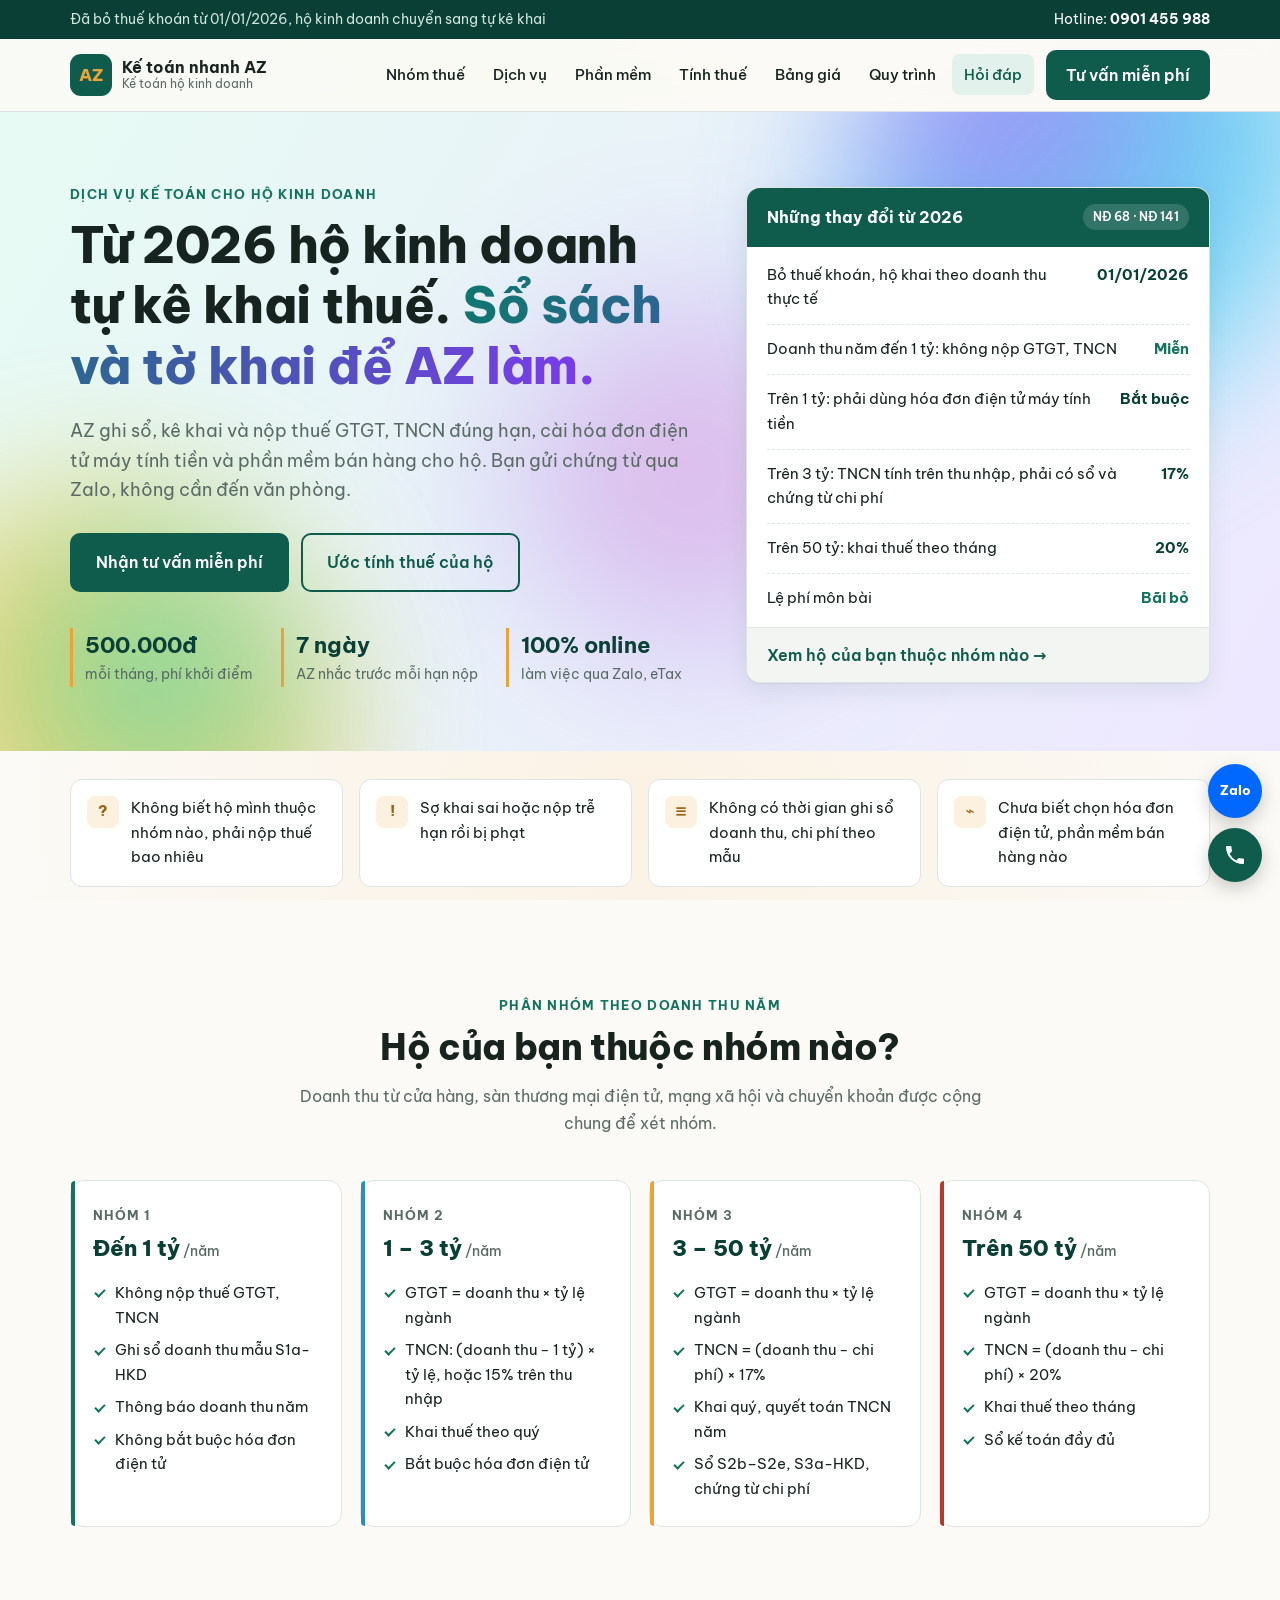
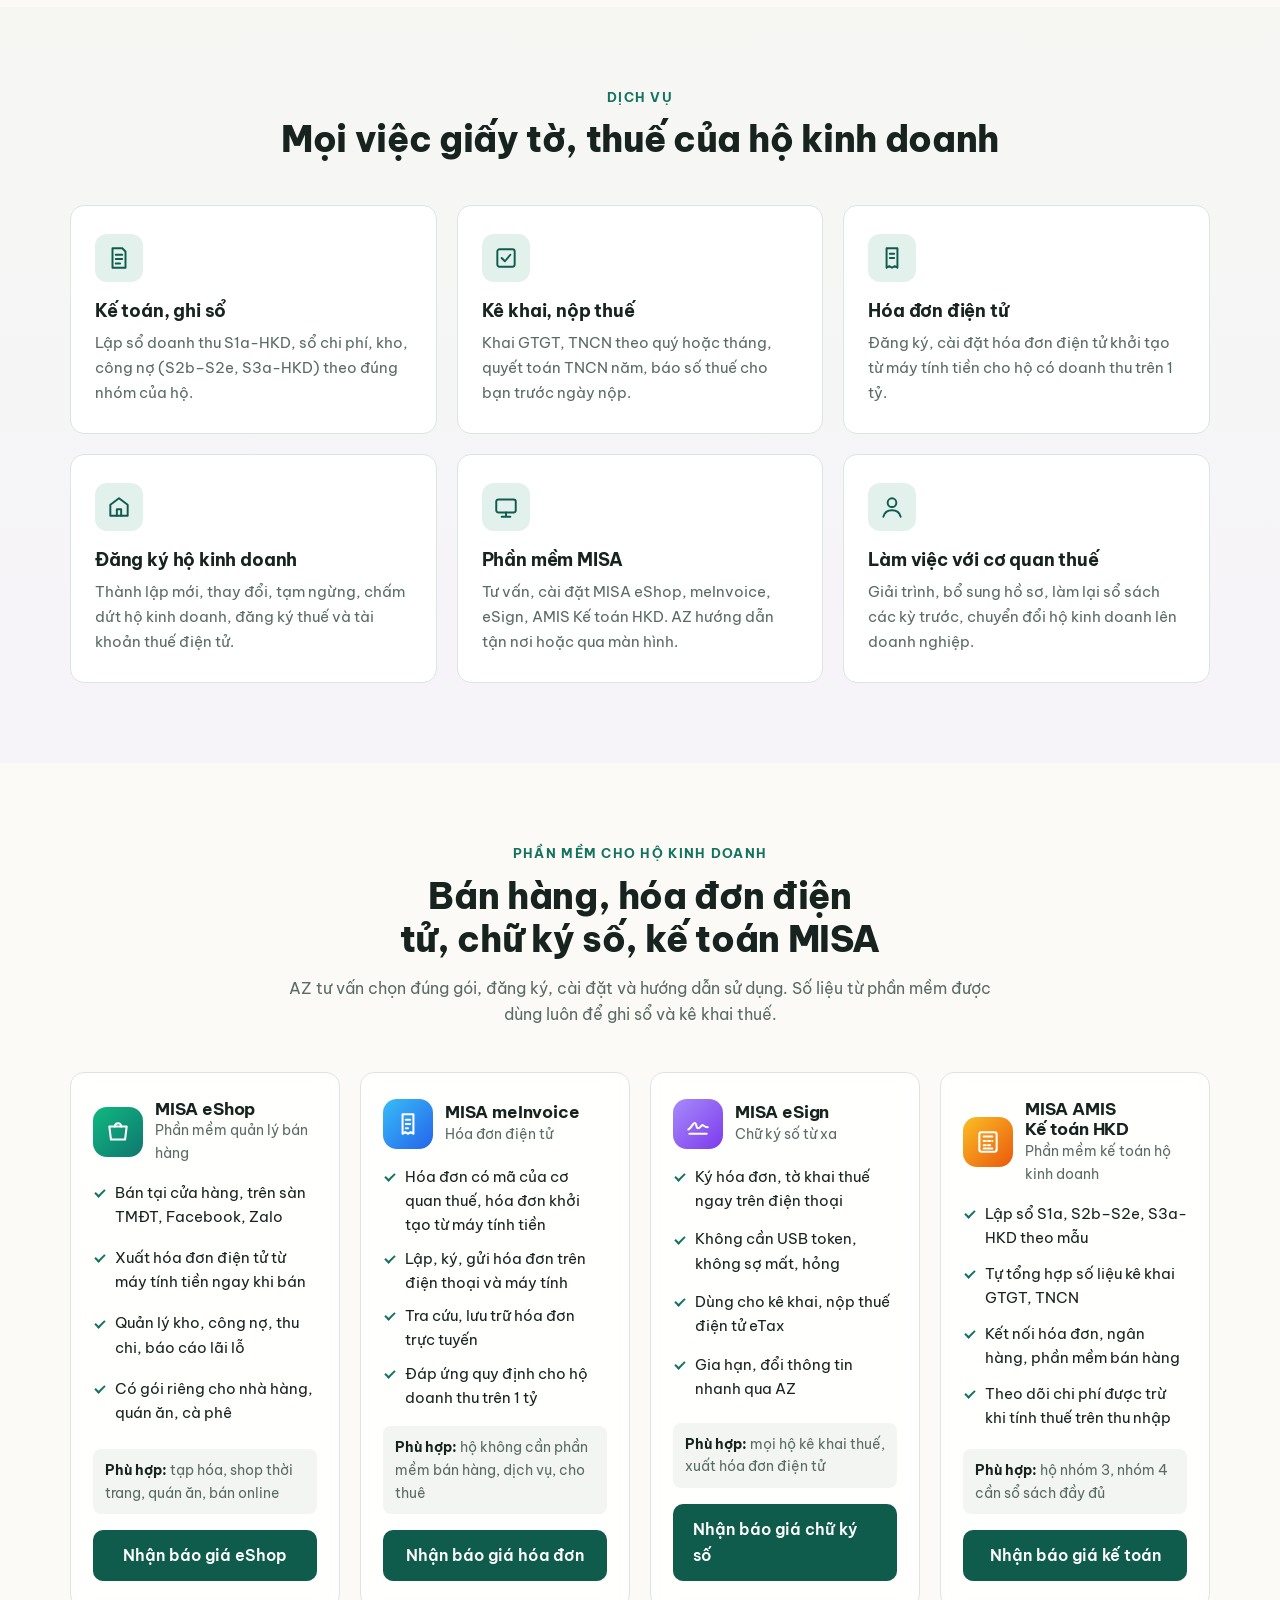
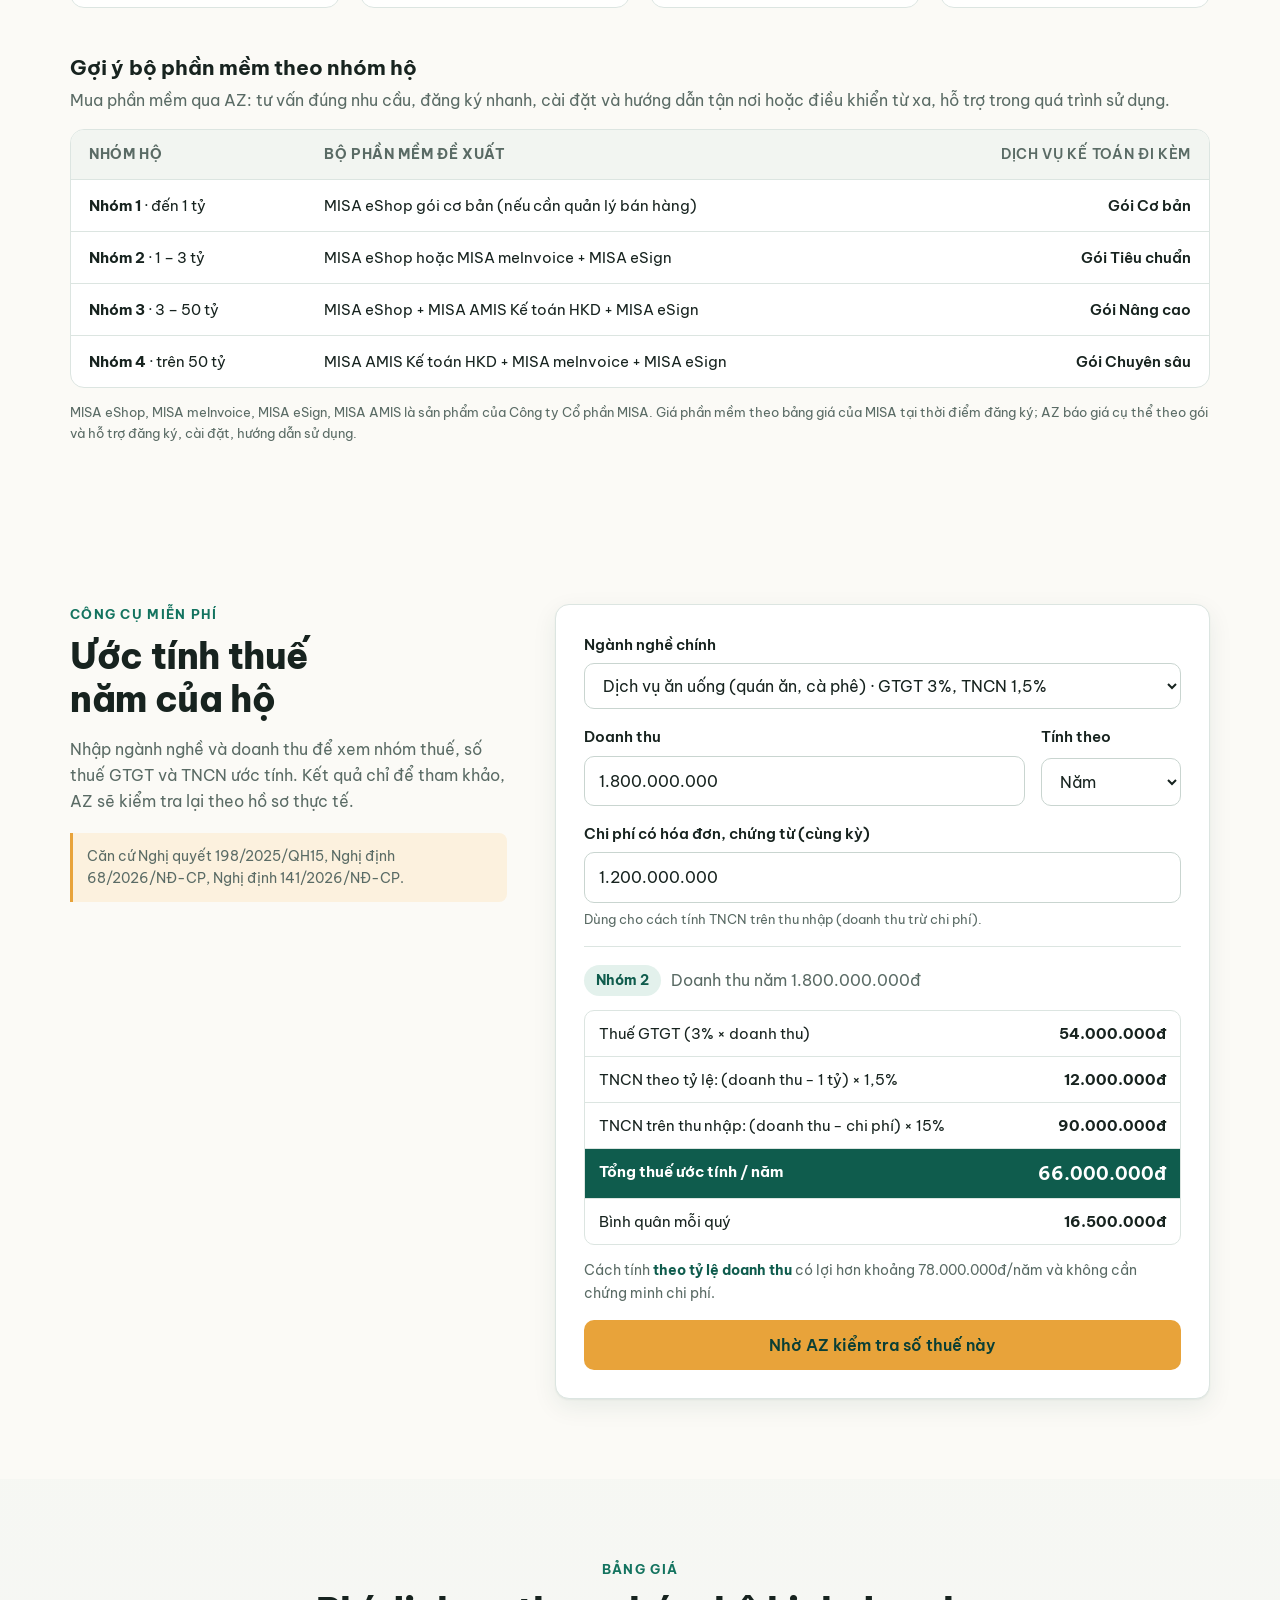
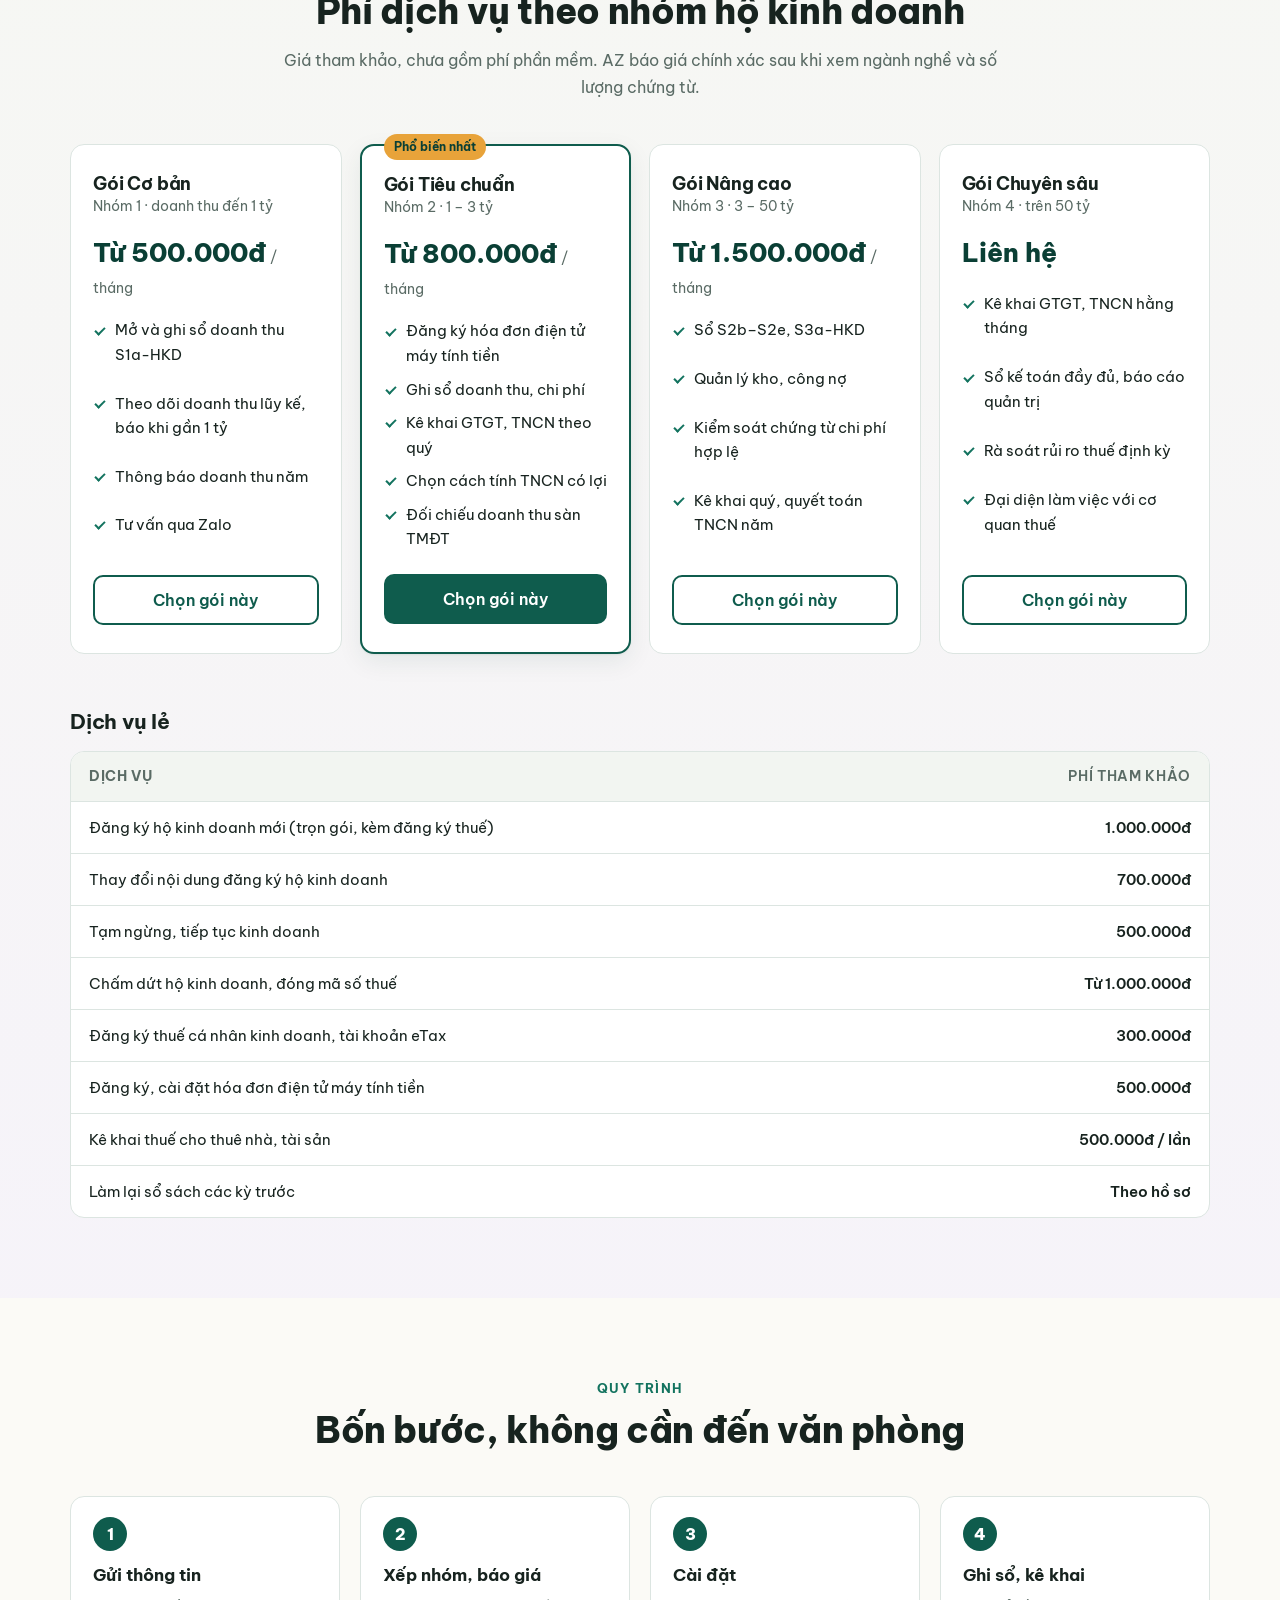
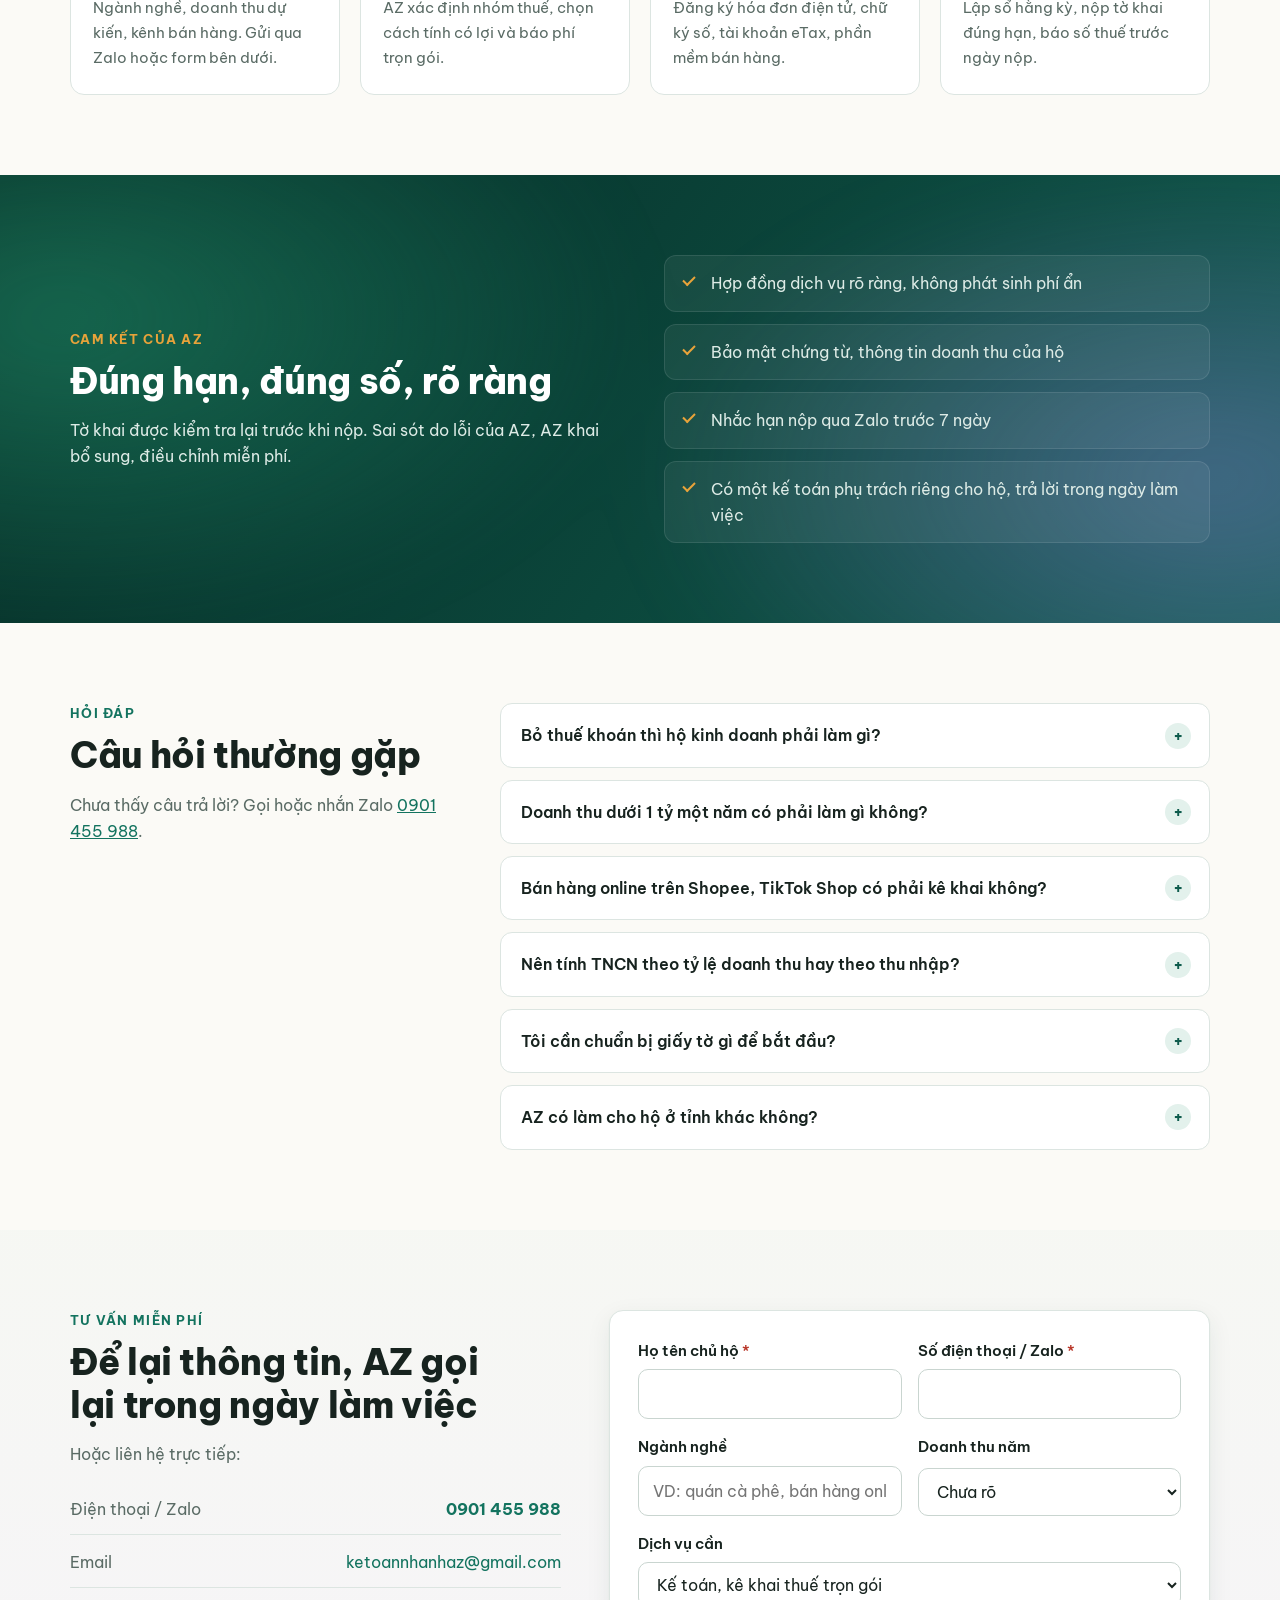
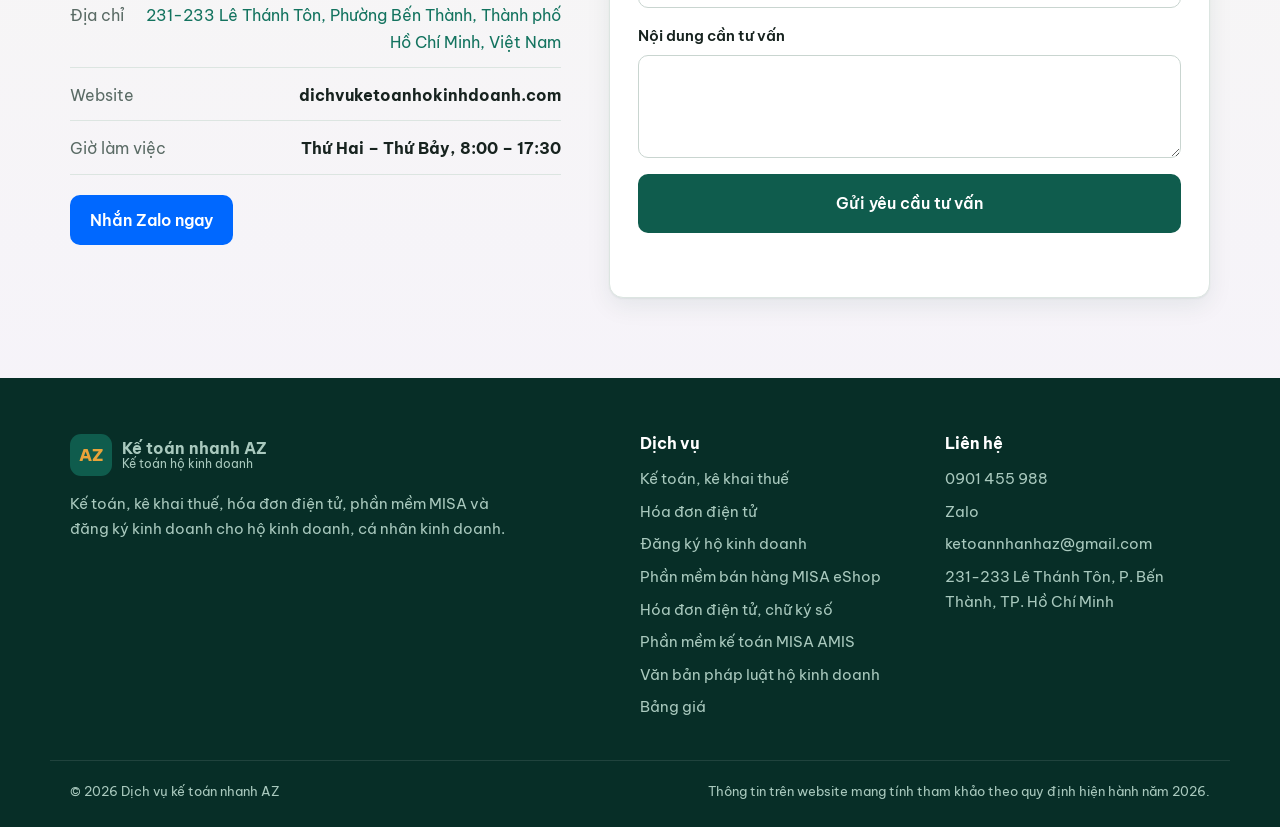
<file: docs/index.html>
<!DOCTYPE html>
<html lang="vi">
<head>
  <meta charset="utf-8">
  <meta name="viewport" content="width=device-width, initial-scale=1">
  <title>Dịch vụ kế toán hộ kinh doanh | Kế toán nhanh AZ</title>
  <meta name="description" content="Dịch vụ kế toán, kê khai thuế hộ kinh doanh 2026. Tư vấn, cài đặt phần mềm bán hàng MISA eShop, hóa đơn điện tử meInvoice, chữ ký số eSign, kế toán AMIS. Gọi/Zalo 0901 455 988.">
  <meta name="keywords" content="kế toán hộ kinh doanh, kê khai thuế hộ kinh doanh, MISA eShop, phần mềm bán hàng, hóa đơn điện tử máy tính tiền, MISA meInvoice, chữ ký số MISA eSign, MISA AMIS kế toán hộ kinh doanh">
  <link rel="canonical" href="https://dichvuketoanhokinhdoanh.com/">
  <meta property="og:type" content="website">
  <meta property="og:title" content="Kế toán hộ kinh doanh trọn gói | Kế toán nhanh AZ">
  <meta property="og:description" content="Hộ kinh doanh tự kê khai thuế từ 2026. AZ lo sổ sách, tờ khai, hóa đơn điện tử. Phí từ 500.000đ/tháng.">
  <meta property="og:url" content="https://dichvuketoanhokinhdoanh.com/">
  <meta name="theme-color" content="#0F5C4D">
  <link rel="icon" href="img/favicon.svg" type="image/svg+xml">
  <link rel="preconnect" href="https://fonts.googleapis.com">
  <link rel="preconnect" href="https://fonts.gstatic.com" crossorigin>
  <link rel="stylesheet" href="https://fonts.googleapis.com/css2?family=Be+Vietnam+Pro:wght@400;500;600;700;800&display=swap">
  <link rel="stylesheet" href="css/style.css">
  <script type="application/ld+json">
  {
    "@context": "https://schema.org",
    "@type": "AccountingService",
    "name": "Dịch vụ kế toán nhanh AZ",
    "url": "https://dichvuketoanhokinhdoanh.com/",
    "telephone": "+84901455988",
    "areaServed": "VN",
    "address": {
      "@type": "PostalAddress",
      "streetAddress": "231-233 Lê Thánh Tôn",
      "addressLocality": "Phường Bến Thành",
      "addressRegion": "Thành phố Hồ Chí Minh",
      "addressCountry": "VN"
    },
    "priceRange": "Từ 500.000đ/tháng",
    "description": "Kế toán, kê khai thuế, hóa đơn điện tử và đăng ký kinh doanh cho hộ kinh doanh."
  }
  </script>
</head>
<body>

<a class="skip" href="#main">Bỏ qua điều hướng</a>

<div class="topbar">
  <div class="container topbar__in">
    <span>Đã bỏ thuế khoán từ 01/01/2026, hộ kinh doanh chuyển sang tự kê khai</span>
    <a href="tel:0901455988" class="topbar__phone">Hotline: <b>0901 455 988</b></a>
  </div>
</div>

<header class="header" id="top">
  <div class="container header__in">
    <a href="#top" class="logo" aria-label="Kế toán nhanh AZ, về đầu trang">
      <span class="logo__mark">AZ</span>
      <span class="logo__text"><b>Kế toán nhanh AZ</b><small>Kế toán hộ kinh doanh</small></span>
    </a>
    <nav class="nav" id="nav" aria-label="Điều hướng chính">
      <a href="#nhom-ho">Nhóm thuế</a>
      <a href="#dich-vu">Dịch vụ</a>
      <a href="#phan-mem">Phần mềm</a>
      <a href="#tinh-thue">Tính thuế</a>
      <a href="#bang-gia">Bảng giá</a>
      <a href="#quy-trinh">Quy trình</a>
      <a href="#hoi-dap">Hỏi đáp</a>
      <a href="#lien-he" class="btn btn--primary nav__cta">Tư vấn miễn phí</a>
    </nav>
    <button class="menu-btn" id="menuBtn" aria-label="Mở menu" aria-expanded="false" aria-controls="nav">
      <span></span><span></span><span></span>
    </button>
  </div>
</header>

<main id="main">

  <!-- HERO -->
  <section class="hero">
    <div class="container hero__grid">
      <div class="hero__copy">
        <p class="eyebrow">Dịch vụ kế toán cho hộ kinh doanh</p>
        <h1>Từ 2026 hộ kinh doanh tự kê khai thuế. <span class="hl">Sổ sách và tờ khai để AZ làm.</span></h1>
        <p class="lead">AZ ghi sổ, kê khai và nộp thuế GTGT, TNCN đúng hạn, cài hóa đơn điện tử máy tính tiền và phần mềm bán hàng cho hộ. Bạn gửi chứng từ qua Zalo, không cần đến văn phòng.</p>
        <div class="hero__actions">
          <a href="#lien-he" class="btn btn--primary btn--lg">Nhận tư vấn miễn phí</a>
          <a href="#tinh-thue" class="btn btn--ghost btn--lg">Ước tính thuế của hộ</a>
        </div>
        <ul class="hero__facts">
          <li><b>500.000đ</b><span>mỗi tháng, phí khởi điểm</span></li>
          <li><b>7 ngày</b><span>AZ nhắc trước mỗi hạn nộp</span></li>
          <li><b>100% online</b><span>làm việc qua Zalo, eTax</span></li>
        </ul>
      </div>

      <aside class="hero__card" aria-label="Thay đổi chính sách thuế 2026">
        <div class="ledger__head">
          <span>Những thay đổi từ 2026</span>
          <span class="pill">NĐ 68 · NĐ 141</span>
        </div>
        <ul class="ledger">
          <li><span>Bỏ thuế khoán, hộ khai theo doanh thu thực tế</span><b>01/01/2026</b></li>
          <li><span>Doanh thu năm đến 1 tỷ: không nộp GTGT, TNCN</span><b class="ok">Miễn</b></li>
          <li><span>Trên 1 tỷ: phải dùng hóa đơn điện tử máy tính tiền</span><b>Bắt buộc</b></li>
          <li><span>Trên 3 tỷ: TNCN tính trên thu nhập, phải có sổ và chứng từ chi phí</span><b>17%</b></li>
          <li><span>Trên 50 tỷ: khai thuế theo tháng</span><b>20%</b></li>
          <li><span>Lệ phí môn bài</span><b class="ok">Bãi bỏ</b></li>
        </ul>
        <a href="#nhom-ho" class="hero__card-link">Xem hộ của bạn thuộc nhóm nào →</a>
      </aside>
    </div>
  </section>

  <!-- PAIN POINTS -->
  <section class="section section--tight">
    <div class="container">
      <div class="pains">
        <div class="pain"><span class="pain__ic" aria-hidden="true">?</span><p>Không biết hộ mình thuộc nhóm nào, phải nộp thuế bao nhiêu</p></div>
        <div class="pain"><span class="pain__ic" aria-hidden="true">!</span><p>Sợ khai sai hoặc nộp trễ hạn rồi bị phạt</p></div>
        <div class="pain"><span class="pain__ic" aria-hidden="true">≡</span><p>Không có thời gian ghi sổ doanh thu, chi phí theo mẫu</p></div>
        <div class="pain"><span class="pain__ic" aria-hidden="true">⌁</span><p>Chưa biết chọn hóa đơn điện tử, phần mềm bán hàng nào</p></div>
      </div>
    </div>
  </section>

  <!-- NHÓM HỘ -->
  <section class="section" id="nhom-ho">
    <div class="container">
      <div class="section__head">
        <p class="eyebrow">Phân nhóm theo doanh thu năm</p>
        <h2>Hộ của bạn thuộc nhóm nào?</h2>
        <p class="muted">Doanh thu từ cửa hàng, sàn thương mại điện tử, mạng xã hội và chuyển khoản được cộng chung để xét nhóm.</p>
      </div>
      <div class="groups" id="groups"></div>
    </div>
  </section>

  <!-- DỊCH VỤ -->
  <section class="section section--alt" id="dich-vu">
    <div class="container">
      <div class="section__head">
        <p class="eyebrow">Dịch vụ</p>
        <h2>Mọi việc giấy tờ, thuế của hộ kinh doanh</h2>
      </div>
      <div class="services">
        <article class="service">
          <div class="service__ic" aria-hidden="true"><svg viewBox="0 0 24 24"><path d="M6 3h9l3 3v15H6z"/><path d="M9 9h6M9 13h6M9 17h4"/></svg></div>
          <h3>Kế toán, ghi sổ</h3>
          <p>Lập sổ doanh thu S1a-HKD, sổ chi phí, kho, công nợ (S2b–S2e, S3a-HKD) theo đúng nhóm của hộ.</p>
        </article>
        <article class="service">
          <div class="service__ic" aria-hidden="true"><svg viewBox="0 0 24 24"><rect x="4" y="4" width="16" height="16" rx="2"/><path d="M8 12l3 3 5-6"/></svg></div>
          <h3>Kê khai, nộp thuế</h3>
          <p>Khai GTGT, TNCN theo quý hoặc tháng, quyết toán TNCN năm, báo số thuế cho bạn trước ngày nộp.</p>
        </article>
        <article class="service">
          <div class="service__ic" aria-hidden="true"><svg viewBox="0 0 24 24"><path d="M7 3h10v18l-2.5-1.5L12 21l-2.5-1.5L7 21z"/><path d="M10 8h4M10 12h4"/></svg></div>
          <h3>Hóa đơn điện tử</h3>
          <p>Đăng ký, cài đặt hóa đơn điện tử khởi tạo từ máy tính tiền cho hộ có doanh thu trên 1 tỷ.</p>
        </article>
        <article class="service">
          <div class="service__ic" aria-hidden="true"><svg viewBox="0 0 24 24"><path d="M4 10l8-6 8 6v10H4z"/><path d="M10 20v-6h4v6"/></svg></div>
          <h3>Đăng ký hộ kinh doanh</h3>
          <p>Thành lập mới, thay đổi, tạm ngừng, chấm dứt hộ kinh doanh, đăng ký thuế và tài khoản thuế điện tử.</p>
        </article>
        <article class="service">
          <div class="service__ic" aria-hidden="true"><svg viewBox="0 0 24 24"><rect x="3" y="5" width="18" height="12" rx="2"/><path d="M8 21h8M12 17v4"/></svg></div>
          <h3>Phần mềm MISA</h3>
          <p>Tư vấn, cài đặt MISA eShop, meInvoice, eSign, AMIS Kế toán HKD. AZ hướng dẫn tận nơi hoặc qua màn hình.</p>
        </article>
        <article class="service">
          <div class="service__ic" aria-hidden="true"><svg viewBox="0 0 24 24"><circle cx="12" cy="8" r="4"/><path d="M4 21c1-4 4-6 8-6s7 2 8 6"/></svg></div>
          <h3>Làm việc với cơ quan thuế</h3>
          <p>Giải trình, bổ sung hồ sơ, làm lại sổ sách các kỳ trước, chuyển đổi hộ kinh doanh lên doanh nghiệp.</p>
        </article>
      </div>
    </div>
  </section>

  <!-- PHẦN MỀM MISA -->
  <section class="section" id="phan-mem">
    <div class="container">
      <div class="section__head">
        <p class="eyebrow">Phần mềm cho hộ kinh doanh</p>
        <h2>Bán hàng, hóa đơn điện tử, chữ ký số, kế toán MISA</h2>
        <p class="muted">AZ tư vấn chọn đúng gói, đăng ký, cài đặt và hướng dẫn sử dụng. Số liệu từ phần mềm được dùng luôn để ghi sổ và kê khai thuế.</p>
      </div>

      <div class="soft-grid">
        <article class="soft">
          <div class="soft__top">
            <span class="soft__logo soft__logo--shop" aria-hidden="true">
              <svg viewBox="0 0 24 24"><path d="M4 7h16l-1.5 12h-13z"/><path d="M9 7a3 3 0 016 0"/></svg>
            </span>
            <div><h3>MISA eShop</h3><p class="soft__sub">Phần mềm quản lý bán hàng</p></div>
          </div>
          <ul>
            <li>Bán tại cửa hàng, trên sàn TMĐT, Facebook, Zalo</li>
            <li>Xuất hóa đơn điện tử từ máy tính tiền ngay khi bán</li>
            <li>Quản lý kho, công nợ, thu chi, báo cáo lãi lỗ</li>
            <li>Có gói riêng cho nhà hàng, quán ăn, cà phê</li>
          </ul>
          <p class="soft__fit"><b>Phù hợp:</b> tạp hóa, shop thời trang, quán ăn, bán online</p>
          <a href="#lien-he" class="btn btn--primary" data-plan="MISA eShop" data-service="Phần mềm bán hàng MISA eShop">Nhận báo giá eShop</a>
        </article>

        <article class="soft">
          <div class="soft__top">
            <span class="soft__logo soft__logo--inv" aria-hidden="true">
              <svg viewBox="0 0 24 24"><path d="M7 3h10v18l-2.5-1.5L12 21l-2.5-1.5L7 21z"/><path d="M10 8h4M10 12h4M10 16h2"/></svg>
            </span>
            <div><h3>MISA meInvoice</h3><p class="soft__sub">Hóa đơn điện tử</p></div>
          </div>
          <ul>
            <li>Hóa đơn có mã của cơ quan thuế, hóa đơn khởi tạo từ máy tính tiền</li>
            <li>Lập, ký, gửi hóa đơn trên điện thoại và máy tính</li>
            <li>Tra cứu, lưu trữ hóa đơn trực tuyến</li>
            <li>Đáp ứng quy định cho hộ doanh thu trên 1 tỷ</li>
          </ul>
          <p class="soft__fit"><b>Phù hợp:</b> hộ không cần phần mềm bán hàng, dịch vụ, cho thuê</p>
          <a href="#lien-he" class="btn btn--primary" data-plan="MISA meInvoice" data-service="Hóa đơn điện tử MISA meInvoice">Nhận báo giá hóa đơn</a>
        </article>

        <article class="soft">
          <div class="soft__top">
            <span class="soft__logo soft__logo--sign" aria-hidden="true">
              <svg viewBox="0 0 24 24"><path d="M3 17c3-1 4-6 6-6s1 5 3 5 3-3 4-3 2 2 5 2"/><path d="M4 21h16"/></svg>
            </span>
            <div><h3>MISA eSign</h3><p class="soft__sub">Chữ ký số từ xa</p></div>
          </div>
          <ul>
            <li>Ký hóa đơn, tờ khai thuế ngay trên điện thoại</li>
            <li>Không cần USB token, không sợ mất, hỏng</li>
            <li>Dùng cho kê khai, nộp thuế điện tử eTax</li>
            <li>Gia hạn, đổi thông tin nhanh qua AZ</li>
          </ul>
          <p class="soft__fit"><b>Phù hợp:</b> mọi hộ kê khai thuế, xuất hóa đơn điện tử</p>
          <a href="#lien-he" class="btn btn--primary" data-plan="MISA eSign" data-service="Chữ ký số MISA eSign">Nhận báo giá chữ ký số</a>
        </article>

        <article class="soft">
          <div class="soft__top">
            <span class="soft__logo soft__logo--acc" aria-hidden="true">
              <svg viewBox="0 0 24 24"><rect x="4" y="3" width="16" height="18" rx="2"/><path d="M8 7h8M8 11h2M12 11h2M16 11h0M8 15h2M12 15h2M8 18h8"/></svg>
            </span>
            <div><h3>MISA AMIS Kế toán HKD</h3><p class="soft__sub">Phần mềm kế toán hộ kinh doanh</p></div>
          </div>
          <ul>
            <li>Lập sổ S1a, S2b–S2e, S3a-HKD theo mẫu</li>
            <li>Tự tổng hợp số liệu kê khai GTGT, TNCN</li>
            <li>Kết nối hóa đơn, ngân hàng, phần mềm bán hàng</li>
            <li>Theo dõi chi phí được trừ khi tính thuế trên thu nhập</li>
          </ul>
          <p class="soft__fit"><b>Phù hợp:</b> hộ nhóm 3, nhóm 4 cần sổ sách đầy đủ</p>
          <a href="#lien-he" class="btn btn--primary" data-plan="MISA AMIS Kế toán HKD" data-service="Phần mềm kế toán MISA AMIS">Nhận báo giá kế toán</a>
        </article>
      </div>

      <div class="combo">
        <div class="combo__head">
          <h3>Gợi ý bộ phần mềm theo nhóm hộ</h3>
          <p class="muted">Mua phần mềm qua AZ: tư vấn đúng nhu cầu, đăng ký nhanh, cài đặt và hướng dẫn tận nơi hoặc điều khiển từ xa, hỗ trợ trong quá trình sử dụng.</p>
        </div>
        <div class="table-wrap">
          <table class="table">
            <thead><tr><th scope="col">Nhóm hộ</th><th scope="col">Bộ phần mềm đề xuất</th><th scope="col" class="r">Dịch vụ kế toán đi kèm</th></tr></thead>
            <tbody>
              <tr><td><b>Nhóm 1</b> · đến 1 tỷ</td><td>MISA eShop gói cơ bản (nếu cần quản lý bán hàng)</td><td class="r">Gói Cơ bản</td></tr>
              <tr><td><b>Nhóm 2</b> · 1 – 3 tỷ</td><td>MISA eShop hoặc MISA meInvoice + MISA eSign</td><td class="r">Gói Tiêu chuẩn</td></tr>
              <tr><td><b>Nhóm 3</b> · 3 – 50 tỷ</td><td>MISA eShop + MISA AMIS Kế toán HKD + MISA eSign</td><td class="r">Gói Nâng cao</td></tr>
              <tr><td><b>Nhóm 4</b> · trên 50 tỷ</td><td>MISA AMIS Kế toán HKD + MISA meInvoice + MISA eSign</td><td class="r">Gói Chuyên sâu</td></tr>
            </tbody>
          </table>
        </div>
        <p class="disclaimer">MISA eShop, MISA meInvoice, MISA eSign, MISA AMIS là sản phẩm của Công ty Cổ phần MISA. Giá phần mềm theo bảng giá của MISA tại thời điểm đăng ký; AZ báo giá cụ thể theo gói và hỗ trợ đăng ký, cài đặt, hướng dẫn sử dụng.</p>
      </div>
    </div>
  </section>

  <!-- TÍNH THUẾ -->
  <section class="section" id="tinh-thue">
    <div class="container calc">
      <div class="calc__intro">
        <p class="eyebrow">Công cụ miễn phí</p>
        <h2>Ước tính thuế năm của hộ</h2>
        <p class="muted">Nhập ngành nghề và doanh thu để xem nhóm thuế, số thuế GTGT và TNCN ước tính. Kết quả chỉ để tham khảo, AZ sẽ kiểm tra lại theo hồ sơ thực tế.</p>
        <p class="note">Căn cứ Nghị quyết 198/2025/QH15, Nghị định 68/2026/NĐ-CP, Nghị định 141/2026/NĐ-CP.</p>
      </div>
      <form class="card calc__form" id="calcForm" novalidate>
        <label class="field">
          <span>Ngành nghề chính</span>
          <select id="cIndustry"></select>
        </label>
        <div class="field-row">
          <label class="field">
            <span>Doanh thu</span>
            <input id="cRevenue" inputmode="numeric" autocomplete="off" value="1.800.000.000">
          </label>
          <label class="field field--sm">
            <span>Tính theo</span>
            <select id="cPeriod"><option value="year">Năm</option><option value="month">Tháng</option></select>
          </label>
        </div>
        <label class="field">
          <span>Chi phí có hóa đơn, chứng từ (cùng kỳ)</span>
          <input id="cCost" inputmode="numeric" autocomplete="off" value="1.200.000.000">
          <small>Dùng cho cách tính TNCN trên thu nhập (doanh thu trừ chi phí).</small>
        </label>
        <div class="result" id="calcResult" aria-live="polite"></div>
      </form>
    </div>
  </section>

  <!-- BẢNG GIÁ -->
  <section class="section section--alt" id="bang-gia">
    <div class="container">
      <div class="section__head">
        <p class="eyebrow">Bảng giá</p>
        <h2>Phí dịch vụ theo nhóm hộ kinh doanh</h2>
        <p class="muted">Giá tham khảo, chưa gồm phí phần mềm. AZ báo giá chính xác sau khi xem ngành nghề và số lượng chứng từ.</p>
      </div>
      <div class="plans" id="plans"></div>

      <div class="extras">
        <h3>Dịch vụ lẻ</h3>
        <div class="table-wrap">
          <table class="table">
            <thead><tr><th scope="col">Dịch vụ</th><th scope="col" class="r">Phí tham khảo</th></tr></thead>
            <tbody>
              <tr><td>Đăng ký hộ kinh doanh mới (trọn gói, kèm đăng ký thuế)</td><td class="r num">1.000.000đ</td></tr>
              <tr><td>Thay đổi nội dung đăng ký hộ kinh doanh</td><td class="r num">700.000đ</td></tr>
              <tr><td>Tạm ngừng, tiếp tục kinh doanh</td><td class="r num">500.000đ</td></tr>
              <tr><td>Chấm dứt hộ kinh doanh, đóng mã số thuế</td><td class="r num">Từ 1.000.000đ</td></tr>
              <tr><td>Đăng ký thuế cá nhân kinh doanh, tài khoản eTax</td><td class="r num">300.000đ</td></tr>
              <tr><td>Đăng ký, cài đặt hóa đơn điện tử máy tính tiền</td><td class="r num">500.000đ</td></tr>
              <tr><td>Kê khai thuế cho thuê nhà, tài sản</td><td class="r num">500.000đ / lần</td></tr>
              <tr><td>Làm lại sổ sách các kỳ trước</td><td class="r">Theo hồ sơ</td></tr>
            </tbody>
          </table>
        </div>
      </div>
    </div>
  </section>

  <!-- QUY TRÌNH -->
  <section class="section" id="quy-trinh">
    <div class="container">
      <div class="section__head">
        <p class="eyebrow">Quy trình</p>
        <h2>Bốn bước, không cần đến văn phòng</h2>
      </div>
      <ol class="steps">
        <li><b>Gửi thông tin</b><p>Ngành nghề, doanh thu dự kiến, kênh bán hàng. Gửi qua Zalo hoặc form bên dưới.</p></li>
        <li><b>Xếp nhóm, báo giá</b><p>AZ xác định nhóm thuế, chọn cách tính có lợi và báo phí trọn gói.</p></li>
        <li><b>Cài đặt</b><p>Đăng ký hóa đơn điện tử, chữ ký số, tài khoản eTax, phần mềm bán hàng.</p></li>
        <li><b>Ghi sổ, kê khai</b><p>Lập sổ hằng kỳ, nộp tờ khai đúng hạn, báo số thuế trước ngày nộp.</p></li>
      </ol>
    </div>
  </section>

  <!-- CAM KẾT -->
  <section class="section section--dark">
    <div class="container commit">
      <div>
        <p class="eyebrow eyebrow--light">Cam kết của AZ</p>
        <h2>Đúng hạn, đúng số, rõ ràng</h2>
        <p>Tờ khai được kiểm tra lại trước khi nộp. Sai sót do lỗi của AZ, AZ khai bổ sung, điều chỉnh miễn phí.</p>
      </div>
      <ul class="commit__list">
        <li>Hợp đồng dịch vụ rõ ràng, không phát sinh phí ẩn</li>
        <li>Bảo mật chứng từ, thông tin doanh thu của hộ</li>
        <li>Nhắc hạn nộp qua Zalo trước 7 ngày</li>
        <li>Có một kế toán phụ trách riêng cho hộ, trả lời trong ngày làm việc</li>
      </ul>
    </div>
  </section>

  <!-- FAQ -->
  <section class="section" id="hoi-dap">
    <div class="container faq-wrap">
      <div class="section__head section__head--left">
        <p class="eyebrow">Hỏi đáp</p>
        <h2>Câu hỏi thường gặp</h2>
        <p class="muted">Chưa thấy câu trả lời? Gọi hoặc nhắn Zalo <a href="tel:0901455988">0901 455 988</a>.</p>
      </div>
      <div class="faq">
        <details>
          <summary>Bỏ thuế khoán thì hộ kinh doanh phải làm gì?</summary>
          <p>Từ 01/01/2026 hộ không còn nộp theo mức khoán mà tự kê khai doanh thu thực tế. Hộ cần ghi sổ doanh thu, xác định nhóm theo doanh thu năm, khai thuế theo quý (hoặc tháng với hộ trên 50 tỷ) và dùng hóa đơn điện tử nếu doanh thu trên 1 tỷ.</p>
        </details>
        <details>
          <summary>Doanh thu dưới 1 tỷ một năm có phải làm gì không?</summary>
          <p>Hộ không phải nộp thuế GTGT, TNCN nhưng vẫn phải ghi sổ doanh thu theo mẫu S1a-HKD và thông báo doanh thu năm cho cơ quan thuế. AZ có gói Cơ bản từ 500.000đ/tháng cho nhóm này và theo dõi doanh thu lũy kế, báo bạn khi gần chạm ngưỡng 1 tỷ.</p>
        </details>
        <details>
          <summary>Bán hàng online trên Shopee, TikTok Shop có phải kê khai không?</summary>
          <p>Có. Doanh thu từ tất cả sàn, mạng xã hội và cửa hàng được cộng chung để xét ngưỡng. Phần thuế sàn đã khấu trừ, nộp thay thì không khai lại. AZ đối chiếu báo cáo của sàn hằng kỳ để tránh khai trùng hoặc khai thiếu.</p>
        </details>
        <details>
          <summary>Nên tính TNCN theo tỷ lệ doanh thu hay theo thu nhập?</summary>
          <p>Với hộ doanh thu từ 1 đến 3 tỷ, nếu chi phí có chứng từ chiếm tỷ trọng lớn thì tính trên thu nhập (15%) thường có lợi hơn. Công cụ <a href="#tinh-thue">ước tính thuế</a> ở trên so sánh cả hai cách để bạn tham khảo.</p>
        </details>
        <details>
          <summary>Tôi cần chuẩn bị giấy tờ gì để bắt đầu?</summary>
          <p>Giấy chứng nhận đăng ký hộ kinh doanh, CCCD của chủ hộ, tài khoản ngân hàng nhận tiền bán hàng, hóa đơn mua vào và chứng từ chi phí trong kỳ, báo cáo doanh thu từ sàn (nếu bán online), hợp đồng thuê mặt bằng.</p>
        </details>
        <details>
          <summary>AZ có làm cho hộ ở tỉnh khác không?</summary>
          <p>Có. Việc ghi sổ, kê khai và nộp thuế đều làm online qua cổng thuế điện tử, nên AZ phục vụ hộ kinh doanh trên toàn quốc.</p>
        </details>
      </div>
    </div>
  </section>

  <!-- LIÊN HỆ -->
  <section class="section section--alt" id="lien-he">
    <div class="container contact">
      <div class="contact__info">
        <p class="eyebrow">Tư vấn miễn phí</p>
        <h2>Để lại thông tin, AZ gọi lại trong ngày làm việc</h2>
        <p class="muted">Hoặc liên hệ trực tiếp:</p>
        <ul class="contact__list">
          <li><span>Điện thoại / Zalo</span><a href="tel:0901455988"><b>0901 455 988</b></a></li>
          <li><span>Email</span><a href="mailto:ketoannhanhaz@gmail.com">ketoannhanhaz@gmail.com</a></li>
          <li><span>Địa chỉ</span><a href="https://www.google.com/maps/search/?api=1&amp;query=231-233+L%C3%AA+Th%C3%A1nh+T%C3%B4n%2C+Ph%C6%B0%E1%BB%9Dng+B%E1%BA%BFn+Th%C3%A0nh%2C+TP.+H%E1%BB%93+Ch%C3%AD+Minh" target="_blank" rel="noopener">231-233 Lê Thánh Tôn, Phường Bến Thành, Thành phố Hồ Chí Minh, Việt Nam</a></li>
          <li><span>Website</span><b>dichvuketoanhokinhdoanh.com</b></li>
          <li><span>Giờ làm việc</span><b>Thứ Hai – Thứ Bảy, 8:00 – 17:30</b></li>
        </ul>
        <a class="btn btn--zalo" href="https://zalo.me/0901455988" target="_blank" rel="noopener">Nhắn Zalo ngay</a>
      </div>

      <form class="card form" id="leadForm" novalidate>
        <div class="field-row">
          <label class="field">
            <span>Họ tên chủ hộ <em>*</em></span>
            <input name="name" autocomplete="name" required>
          </label>
          <label class="field">
            <span>Số điện thoại / Zalo <em>*</em></span>
            <input name="phone" type="tel" inputmode="tel" autocomplete="tel" required>
          </label>
        </div>
        <div class="field-row">
          <label class="field">
            <span>Ngành nghề</span>
            <input name="industry" placeholder="VD: quán cà phê, bán hàng online">
          </label>
          <label class="field">
            <span>Doanh thu năm</span>
            <select name="revenue">
              <option>Chưa rõ</option>
              <option>Đến 1 tỷ</option>
              <option>1 – 3 tỷ</option>
              <option>3 – 50 tỷ</option>
              <option>Trên 50 tỷ</option>
            </select>
          </label>
        </div>
        <label class="field">
          <span>Dịch vụ cần</span>
          <select name="service">
            <option>Kế toán, kê khai thuế trọn gói</option>
            <option>Đăng ký hộ kinh doanh mới</option>
            <option>Hóa đơn điện tử máy tính tiền</option>
            <option>Phần mềm bán hàng MISA eShop</option>
            <option>Hóa đơn điện tử MISA meInvoice</option>
            <option>Chữ ký số MISA eSign</option>
            <option>Phần mềm kế toán MISA AMIS</option>
            <option>Trọn bộ phần mềm + dịch vụ kế toán</option>
            <option>Thay đổi, tạm ngừng, chấm dứt hộ kinh doanh</option>
            <option>Khác</option>
          </select>
        </label>
        <label class="field">
          <span>Nội dung cần tư vấn</span>
          <textarea name="note" rows="3"></textarea>
        </label>
        <button class="btn btn--primary btn--lg btn--block" type="submit">Gửi yêu cầu tư vấn</button>
        <p class="form__msg" id="formMsg" role="status"></p>
      </form>
    </div>
  </section>

</main>

<footer class="footer">
  <div class="container footer__grid">
    <div>
      <a href="#top" class="logo logo--light">
        <span class="logo__mark">AZ</span>
        <span class="logo__text"><b>Kế toán nhanh AZ</b><small>Kế toán hộ kinh doanh</small></span>
      </a>
      <p class="footer__desc">Kế toán, kê khai thuế, hóa đơn điện tử, phần mềm MISA và đăng ký kinh doanh cho hộ kinh doanh, cá nhân kinh doanh.</p>
    </div>
    <div>
      <h4>Dịch vụ</h4>
      <ul>
        <li><a href="#dich-vu">Kế toán, kê khai thuế</a></li>
        <li><a href="#dich-vu">Hóa đơn điện tử</a></li>
        <li><a href="#dich-vu">Đăng ký hộ kinh doanh</a></li>
        <li><a href="#phan-mem">Phần mềm bán hàng MISA eShop</a></li>
        <li><a href="#phan-mem">Hóa đơn điện tử, chữ ký số</a></li>
        <li><a href="#phan-mem">Phần mềm kế toán MISA AMIS</a></li>
        <li><a href="van-ban-phap-luat-ho-kinh-doanh.html">Văn bản pháp luật hộ kinh doanh</a></li>
        <li><a href="#bang-gia">Bảng giá</a></li>
      </ul>
    </div>
    <div>
      <h4>Liên hệ</h4>
      <ul>
        <li><a href="tel:0901455988">0901 455 988</a></li>
        <li><a href="https://zalo.me/0901455988" target="_blank" rel="noopener">Zalo</a></li>
        <li><a href="mailto:ketoannhanhaz@gmail.com">ketoannhanhaz@gmail.com</a></li>
        <li><a href="https://www.google.com/maps/search/?api=1&amp;query=231-233+L%C3%AA+Th%C3%A1nh+T%C3%B4n%2C+Ph%C6%B0%E1%BB%9Dng+B%E1%BA%BFn+Th%C3%A0nh%2C+TP.+H%E1%BB%93+Ch%C3%AD+Minh" target="_blank" rel="noopener">231-233 Lê Thánh Tôn, P. Bến Thành, TP. Hồ Chí Minh</a></li>
      </ul>
    </div>
  </div>
  <div class="container footer__bottom">
    <span>© <span id="year">2026</span> Dịch vụ kế toán nhanh AZ</span>
    <span>Thông tin trên website mang tính tham khảo theo quy định hiện hành năm 2026.</span>
  </div>
</footer>

<div class="float" aria-label="Liên hệ nhanh">
  <a href="https://zalo.me/0901455988" target="_blank" rel="noopener" class="float__btn float__btn--zalo" aria-label="Nhắn Zalo">Zalo</a>
  <a href="tel:0901455988" class="float__btn float__btn--call" aria-label="Gọi 0901 455 988">
    <svg viewBox="0 0 24 24" aria-hidden="true"><path d="M6.6 10.8a15 15 0 006.6 6.6l2.2-2.2a1 1 0 011-.25 11.4 11.4 0 003.6.57 1 1 0 011 1V20a1 1 0 01-1 1A17 17 0 013 4a1 1 0 011-1h3.5a1 1 0 011 1c0 1.25.2 2.45.57 3.57a1 1 0 01-.25 1z"/></svg>
  </a>
</div>

<script src="js/main.js"></script>
</body>
</html>
</file>
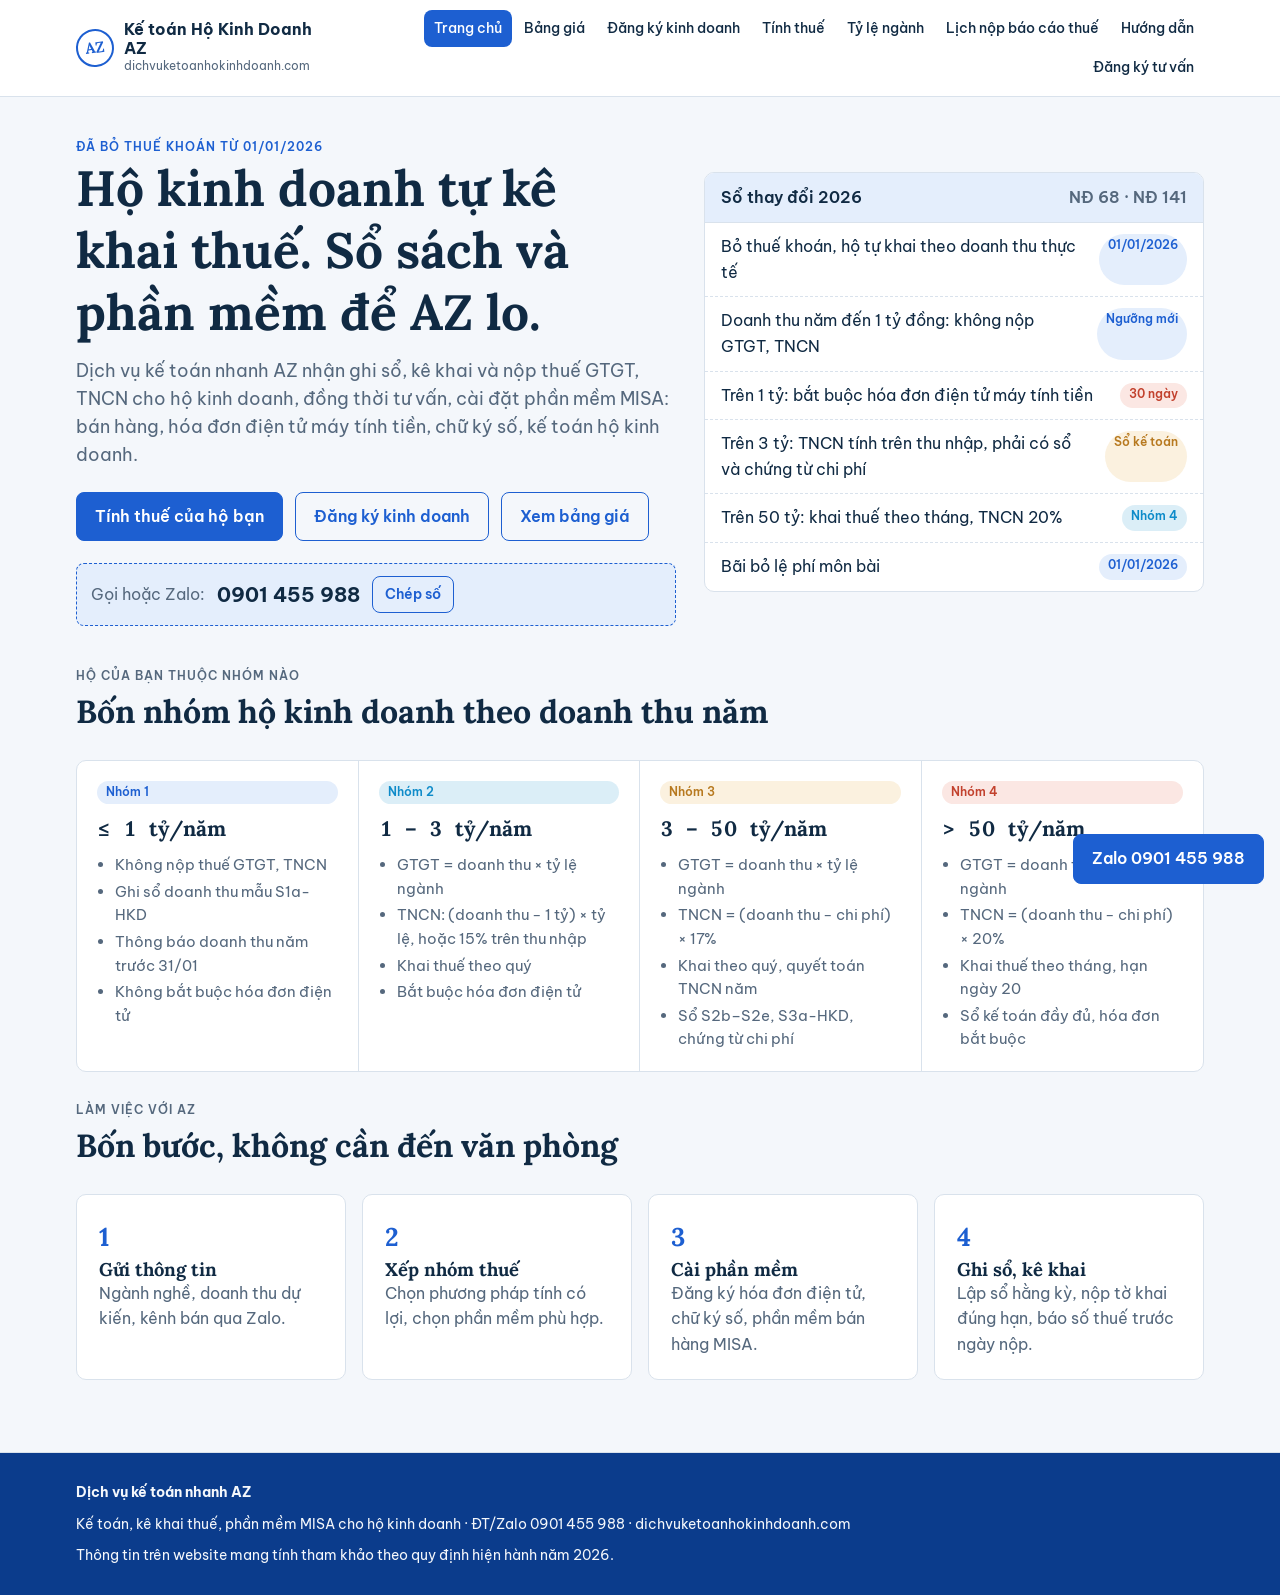
<file: backup/index-cu.html>
<!DOCTYPE html>
<html lang="vi">
<head>
<meta charset="utf-8">
<meta name="viewport" content="width=device-width,initial-scale=1,viewport-fit=cover">
<style>:root{color-scheme:light;padding-top:env(safe-area-inset-top,0px);padding-bottom:env(safe-area-inset-bottom,0px)}body{margin:0}img{max-width:100%}[hidden]{display:none!important}</style>
<title>Kế toán Hộ Kinh Doanh AZ</title>
<meta name="claude:viewport-fit-sides" content="cover">
<meta name="description" content="Dịch vụ kế toán, kê khai thuế và phần mềm MISA cho hộ kinh doanh theo chính sách 2026. dichvuketoanhokinhdoanh.com">
<link rel="preconnect" href="https://fonts.googleapis.com">
<link rel="stylesheet" href="https://fonts.googleapis.com/css2?family=Be+Vietnam+Pro:wght@400;500;600;700&family=Lora:wght@600;700&display=swap">
<style>
/* Layout: sổ cái xanh — thanh điều hướng cố định, các "trang sổ" xếp dọc, bảng số căn cột */
:root{
  --paper:#F4F7FB; --sheet:#FFFFFF; --ink:#102A43; --muted:#55687D; --line:#D9E2EC;
  --blue:#1D5FD1; --blue-deep:#0B3C8C; --blue-soft:#E4EEFC; --sky:#0E8BC9;
  --warn:#B7791F; --warn-soft:#FBF1DF; --alert:#C2412D; --alert-soft:#FBE7E3;
  --f-display:"Lora",Georgia,"Times New Roman",serif;
  --f-body:"Be Vietnam Pro",system-ui,-apple-system,"Segoe UI",Roboto,sans-serif;
  --r:10px;
}
@media (prefers-color-scheme:dark){:root:not([data-theme="light"]){
  --paper:#0B1626; --sheet:#122238; --ink:#E5EDF7; --muted:#9DB0C6; --line:#24384F;
  --blue:#6EA4FF; --blue-deep:#A9C8FF; --blue-soft:#17305A; --sky:#4FC0F0;
  --warn:#E5B45C; --warn-soft:#3A2E17; --alert:#F08A74; --alert-soft:#3D211C; color-scheme:dark}}
:root[data-theme="dark"]{
  --paper:#0B1626; --sheet:#122238; --ink:#E5EDF7; --muted:#9DB0C6; --line:#24384F;
  --blue:#6EA4FF; --blue-deep:#A9C8FF; --blue-soft:#17305A; --sky:#4FC0F0;
  --warn:#E5B45C; --warn-soft:#3A2E17; --alert:#F08A74; --alert-soft:#3D211C; color-scheme:dark}
*{box-sizing:border-box}
body{background:var(--paper);color:var(--ink);font-family:var(--f-body);font-size:16px;line-height:1.6}
body::before{content:"";position:fixed;inset:0 0 auto;height:env(safe-area-inset-top,0px);z-index:10;background:var(--sheet)}
.wrap{max-width:1160px;margin:0 auto;padding-left:max(16px,env(safe-area-inset-left,0px));padding-right:max(16px,env(safe-area-inset-right,0px))}
h1,h2,h3{font-family:var(--f-display);line-height:1.25;text-wrap:balance;margin:0}
h1{font-size:clamp(2rem,4.6vw,3.1rem)} h2{font-size:clamp(1.5rem,3vw,2rem)} h3{font-size:1.15rem}
p{margin:0} a{color:var(--blue)}
.eyebrow{font-size:.78rem;letter-spacing:.08em;text-transform:uppercase;color:var(--blue);font-weight:600}
.num{font-variant-numeric:tabular-nums}
button,input,select,textarea{font:inherit;color:inherit}
:focus-visible{outline:2px solid var(--blue);outline-offset:2px}

header{position:sticky;top:env(safe-area-inset-top,0px);z-index:9;background:var(--sheet);border-bottom:1px solid var(--line)}
.bar{display:flex;align-items:center;gap:16px;padding-block:10px}
.brand{display:flex;align-items:center;gap:10px;text-decoration:none;color:var(--ink);min-width:0}
.seal{width:38px;height:38px;border-radius:50%;border:2px solid var(--blue);color:var(--blue);display:grid;place-items:center;font-family:var(--f-display);font-weight:700;font-size:.95rem;flex:none;transform:rotate(-8deg)}
.brand b{display:block;font-size:.98rem;line-height:1.2}
.brand small{display:block;color:var(--muted);font-size:.74rem}
nav.main{display:flex;gap:2px;margin-left:auto;flex-wrap:wrap;justify-content:flex-end}
nav.main a{padding:7px 10px;border-radius:8px;text-decoration:none;color:var(--ink);font-size:.9rem;font-weight:500;white-space:nowrap}
nav.main a:hover{background:var(--blue-soft)}
nav.main a[aria-current="page"]{background:var(--blue);color:var(--sheet)}
.menu-btn{display:none;margin-left:auto;background:none;border:1px solid var(--line);border-radius:8px;padding:6px 12px;cursor:pointer}
@media (max-width:1040px){
  .menu-btn{display:block}
  nav.main{display:none;position:absolute;left:0;right:0;top:100%;background:var(--sheet);border-bottom:1px solid var(--line);flex-direction:column;padding:8px max(16px,env(safe-area-inset-right,0px)) 12px max(16px,env(safe-area-inset-left,0px))}
  nav.main.open{display:flex}
}

main{padding-block:28px 72px}
section.view{display:grid;gap:28px}
.card{background:var(--sheet);border:1px solid var(--line);border-radius:var(--r);padding:22px;min-width:0}
.btn{display:inline-flex;align-items:center;justify-content:center;gap:8px;padding:11px 18px;border-radius:8px;border:1px solid var(--blue);background:var(--blue);color:var(--sheet);font-weight:600;text-decoration:none;cursor:pointer}
.btn.ghost{background:transparent;color:var(--blue)}
.btn.sm{padding:6px 12px;font-size:.9rem}
.btn:hover{filter:brightness(1.08)}
.row{display:flex;gap:12px;flex-wrap:wrap;align-items:center}
.grid2{display:grid;grid-template-columns:repeat(2,minmax(0,1fr));gap:20px}
.grid3{display:grid;grid-template-columns:repeat(3,minmax(0,1fr));gap:20px}
.grid4{display:grid;grid-template-columns:repeat(4,minmax(0,1fr));gap:16px}
@media (max-width:980px){.grid4{grid-template-columns:repeat(2,minmax(0,1fr))}}
@media (max-width:820px){.grid2,.grid3{grid-template-columns:1fr}}
@media (max-width:560px){.grid4{grid-template-columns:1fr}}
.muted{color:var(--muted)}
.note{font-size:.86rem;color:var(--muted)}
.sec-head{display:grid;gap:6px}
.sec-head p{max-width:68ch;color:var(--muted)}

.hero{display:grid;grid-template-columns:minmax(0,1.2fr) minmax(0,1fr);gap:28px;align-items:center;padding-block:12px}
@media (max-width:820px){.hero{grid-template-columns:1fr}}
.hero p.lead{font-size:1.1rem;color:var(--muted);margin-top:14px;max-width:58ch}
.ledger{background:var(--sheet);border:1px solid var(--line);border-radius:var(--r);overflow:hidden}
.ledger .lh{padding:12px 16px;border-bottom:1px solid var(--line);font-weight:600;display:flex;justify-content:space-between;gap:10px;background:var(--blue-soft)}
.ledger .ln{display:grid;grid-template-columns:minmax(0,1fr) auto;gap:12px;padding:11px 16px;border-bottom:1px dashed var(--line)}
.ledger .ln:last-child{border-bottom:0}
.tag{display:inline-block;font-size:.74rem;font-weight:600;padding:2px 9px;border-radius:99px;background:var(--blue-soft);color:var(--blue);white-space:nowrap}
.tag.sky{background:color-mix(in srgb,var(--sky) 15%,transparent);color:var(--sky)}
.tag.warn{background:var(--warn-soft);color:var(--warn)}
.tag.alert{background:var(--alert-soft);color:var(--alert)}
.tag.plain{background:var(--paper);color:var(--muted);border:1px solid var(--line)}

.tiers{display:grid;grid-template-columns:repeat(4,minmax(0,1fr));border:1px solid var(--line);border-radius:var(--r);overflow:hidden;background:var(--sheet)}
.tiers>div{padding:20px;border-right:1px solid var(--line);display:grid;gap:8px;align-content:start}
.tiers>div:last-child{border-right:0}
.tiers .range{font-family:var(--f-display);font-size:1.3rem;font-weight:700}
.tiers ul{margin:0;padding-left:18px;color:var(--muted);font-size:.92rem;display:grid;gap:3px}
@media (max-width:980px){.tiers{grid-template-columns:repeat(2,minmax(0,1fr))}.tiers>div:nth-child(2){border-right:0}.tiers>div:nth-child(-n+2){border-bottom:1px solid var(--line)}}
@media (max-width:560px){.tiers{grid-template-columns:1fr}.tiers>div{border-right:0;border-bottom:1px solid var(--line)}.tiers>div:last-child{border-bottom:0}}

.plan{display:grid;gap:12px;align-content:start;grid-template-rows:auto auto auto 1fr auto}
.plan .price{font-family:var(--f-display);font-size:1.5rem;font-weight:700}
.plan .price small{font-family:var(--f-body);font-size:.85rem;color:var(--muted);font-weight:400}
.plan ul{margin:0;padding-left:18px;display:grid;gap:4px;align-content:start;font-size:.94rem}
.plan.feature{border-color:var(--blue);box-shadow:0 0 0 1px var(--blue)}
.sw{display:grid;grid-template-columns:auto minmax(0,1fr);gap:14px;align-items:start}
.sw .ico{width:44px;height:44px;border-radius:10px;background:var(--blue-soft);color:var(--blue);display:grid;place-items:center;font-weight:700;font-size:.8rem;letter-spacing:.02em}
.sw ul{margin:6px 0 0;padding-left:18px;color:var(--muted);font-size:.92rem}
.combo td:first-child{white-space:nowrap}

.field{display:grid;gap:6px}
.field label{font-size:.88rem;font-weight:600}
.field input,.field select,.field textarea{width:100%;padding:10px 12px;border:1px solid var(--line);border-radius:8px;background:var(--paper)}
.field textarea{min-height:90px;resize:vertical}
.seg{display:flex;border:1px solid var(--line);border-radius:8px;overflow:hidden;flex-wrap:wrap}
.seg button{flex:1;padding:9px 10px;background:var(--paper);border:0;cursor:pointer;font-size:.9rem;white-space:nowrap}
.seg button[aria-pressed="true"]{background:var(--blue);color:var(--sheet);font-weight:600}
.calc{display:grid;grid-template-columns:minmax(0,1fr) minmax(0,1.1fr);gap:20px}
@media (max-width:820px){.calc{grid-template-columns:1fr}}
.result .big{font-family:var(--f-display);font-size:2.1rem;font-weight:700}
table{width:100%;border-collapse:collapse;font-size:.94rem}
th,td{text-align:left;padding:10px;border-bottom:1px solid var(--line);vertical-align:top}
th{font-size:.8rem;text-transform:uppercase;letter-spacing:.05em;color:var(--muted);font-weight:600}
td.r,th.r{text-align:right}
.tablebox{overflow-x:auto}
.cmp{display:grid;grid-template-columns:repeat(2,minmax(0,1fr));gap:12px}
.cmp>div{border:1px solid var(--line);border-radius:8px;padding:12px}
.cmp>div.best{border-color:var(--blue);background:var(--blue-soft)}

.tl .it{display:grid;grid-template-columns:130px minmax(0,1fr) auto;gap:16px;padding:14px 0;border-bottom:1px solid var(--line);align-items:start}
.tl .it:last-child{border-bottom:0}
.tl .d{font-weight:700} .tl .d small{display:block;font-weight:400;color:var(--muted)}
.tl .mo{padding:14px 0 4px;font-size:.78rem;letter-spacing:.08em;text-transform:uppercase;color:var(--muted);font-weight:600;border-bottom:1px solid var(--line)}
@media (max-width:600px){.tl .it{grid-template-columns:1fr;gap:6px}}

.guide-grid{display:grid;grid-template-columns:repeat(3,minmax(0,1fr));gap:14px}
@media (max-width:900px){.guide-grid{grid-template-columns:repeat(2,minmax(0,1fr))}}
@media (max-width:560px){.guide-grid{grid-template-columns:1fr}}
a.gcard{display:grid;gap:6px;padding:16px;border:1px solid var(--line);border-radius:var(--r);background:var(--sheet);text-decoration:none;color:var(--ink);align-content:start}
a.gcard:hover{border-color:var(--blue)}
a.gcard .no{font-family:var(--f-display);color:var(--blue);font-weight:700}
a.gcard b{font-size:1.02rem}
.chips{display:flex;gap:8px;flex-wrap:wrap}
.chips button{border:1px solid var(--line);background:var(--sheet);border-radius:99px;padding:5px 12px;cursor:pointer;font-size:.88rem}
.chips button[aria-pressed="true"]{background:var(--blue);border-color:var(--blue);color:var(--sheet)}
.article{display:grid;grid-template-columns:minmax(0,1fr) 300px;gap:24px;align-items:start}
@media (max-width:900px){.article{grid-template-columns:1fr}}
.article .body{display:grid;gap:22px;max-width:72ch}
.article .body h3{font-size:1.2rem}
.article .body ul{margin:8px 0 0;padding-left:20px;display:grid;gap:6px}
.crumb{font-size:.9rem}
.aside{display:grid;gap:14px;position:sticky;top:calc(env(safe-area-inset-top,0px) + 76px)}

.check{display:grid;gap:10px}
.check label{display:flex;gap:10px;align-items:flex-start;cursor:pointer}
.check input{margin-top:5px;accent-color:var(--blue)}
.steps{display:grid;grid-template-columns:repeat(4,minmax(0,1fr));gap:16px}
@media (max-width:820px){.steps{grid-template-columns:1fr 1fr}}
@media (max-width:480px){.steps{grid-template-columns:1fr}}
.steps .n{font-family:var(--f-display);font-size:1.6rem;color:var(--blue);font-weight:700}
.contact-box{display:flex;gap:12px;align-items:center;flex-wrap:wrap;padding:12px 14px;border:1px dashed var(--blue);border-radius:8px;background:var(--blue-soft)}
.phone{font-size:1.25rem;font-weight:700;user-select:all}
.toast{position:fixed;left:50%;bottom:calc(20px + env(safe-area-inset-bottom,0px));transform:translateX(-50%);background:var(--ink);color:var(--paper);padding:10px 16px;border-radius:8px;font-size:.92rem;z-index:20}
.status-sel{padding:4px 8px;border:1px solid var(--line);border-radius:6px;background:var(--paper)}
footer{border-top:1px solid var(--line);background:var(--blue-deep);color:#DCE8FA;padding-block:28px;font-size:.9rem}
:root:not([data-theme="light"]) footer{color:var(--paper)}
footer .wrap{display:grid;gap:8px}
.fab{position:fixed;right:calc(16px + env(safe-area-inset-right,0px));bottom:calc(16px + env(safe-area-inset-bottom,0px));z-index:8}
@media (prefers-reduced-motion:no-preference){.view{animation:in .25s ease-out}@keyframes in{from{transform:translateY(6px)}to{transform:none}}}
</style>
</head>
<body>


<header>
  <div class="wrap bar">
    <a class="brand" href="#trang-chu"><span class="seal">AZ</span><span><b>Kế toán Hộ Kinh Doanh AZ</b><small>dichvuketoanhokinhdoanh.com</small></span></a>
    <button class="menu-btn" id="menuBtn" aria-expanded="false">Menu</button>
    <nav class="main" id="nav">
      <a href="#trang-chu">Trang chủ</a>
      <a href="#bang-gia">Bảng giá</a>
      <a href="#dang-ky-kinh-doanh">Đăng ký kinh doanh</a>
      <a href="#tinh-thue">Tính thuế</a>
      <a href="#ty-le">Tỷ lệ ngành</a>
      <a href="#lich-nop-bao-cao">Lịch nộp báo cáo thuế</a>
      <a href="#huong-dan">Hướng dẫn</a>
      <a href="#lien-he">Đăng ký tư vấn</a>
      <a href="#quan-tri" id="adminLink" hidden>Quản trị</a>
    </nav>
  </div>
</header>

<main class="wrap">

<!-- TRANG CHỦ -->
<section class="view" id="v-trang-chu">
  <div class="hero">
    <div>
      <p class="eyebrow">Đã bỏ thuế khoán từ 01/01/2026</p>
      <h1>Hộ kinh doanh tự kê khai thuế. Sổ sách và phần mềm để AZ lo.</h1>
      <p class="lead">Dịch vụ kế toán nhanh AZ nhận ghi sổ, kê khai và nộp thuế GTGT, TNCN cho hộ kinh doanh, đồng thời tư vấn, cài đặt phần mềm MISA: bán hàng, hóa đơn điện tử máy tính tiền, chữ ký số, kế toán hộ kinh doanh.</p>
      <div class="row" style="margin-top:22px">
        <a class="btn" href="#tinh-thue">Tính thuế của hộ bạn</a>
        <a class="btn ghost" href="#dang-ky-kinh-doanh">Đăng ký kinh doanh</a>
        <a class="btn ghost" href="#bang-gia">Xem bảng giá</a>
      </div>
      <div class="contact-box" style="margin-top:22px">
        <span class="muted">Gọi hoặc Zalo:</span>
        <span class="phone num">0901 455 988</span>
        <button class="btn ghost sm" data-copy="0901455988">Chép số</button>
      </div>
    </div>
    <div class="ledger" aria-label="Thay đổi chính sách 2026">
      <div class="lh"><span>Sổ thay đổi 2026</span><span class="muted num">NĐ 68 · NĐ 141</span></div>
      <div class="ln"><span>Bỏ thuế khoán, hộ tự khai theo doanh thu thực tế</span><span class="tag">01/01/2026</span></div>
      <div class="ln"><span>Doanh thu năm đến 1 tỷ đồng: không nộp GTGT, TNCN</span><span class="tag">Ngưỡng mới</span></div>
      <div class="ln"><span>Trên 1 tỷ: bắt buộc hóa đơn điện tử máy tính tiền</span><span class="tag alert">30 ngày</span></div>
      <div class="ln"><span>Trên 3 tỷ: TNCN tính trên thu nhập, phải có sổ và chứng từ chi phí</span><span class="tag warn">Sổ kế toán</span></div>
      <div class="ln"><span>Trên 50 tỷ: khai thuế theo tháng, TNCN 20%</span><span class="tag sky">Nhóm 4</span></div>
      <div class="ln"><span>Bãi bỏ lệ phí môn bài</span><span class="tag">01/01/2026</span></div>
    </div>
  </div>

  <div class="sec-head"><p class="eyebrow">Hộ của bạn thuộc nhóm nào</p><h2>Bốn nhóm hộ kinh doanh theo doanh thu năm</h2></div>
  <div class="tiers" id="tiers"></div>

  <div class="sec-head"><p class="eyebrow">Làm việc với AZ</p><h2>Bốn bước, không cần đến văn phòng</h2></div>
  <div class="steps">
    <div class="card"><div class="n">1</div><h3>Gửi thông tin</h3><p class="muted">Ngành nghề, doanh thu dự kiến, kênh bán qua Zalo.</p></div>
    <div class="card"><div class="n">2</div><h3>Xếp nhóm thuế</h3><p class="muted">Chọn phương pháp tính có lợi, chọn phần mềm phù hợp.</p></div>
    <div class="card"><div class="n">3</div><h3>Cài phần mềm</h3><p class="muted">Đăng ký hóa đơn điện tử, chữ ký số, phần mềm bán hàng MISA.</p></div>
    <div class="card"><div class="n">4</div><h3>Ghi sổ, kê khai</h3><p class="muted">Lập sổ hằng kỳ, nộp tờ khai đúng hạn, báo số thuế trước ngày nộp.</p></div>
  </div>
</section>

<!-- BẢNG GIÁ -->
<section class="view" id="v-bang-gia" hidden>
  <div class="sec-head"><p class="eyebrow">Bảng giá</p><h2>Dịch vụ kế toán và phần mềm MISA cho hộ kinh doanh</h2>
  <p>Giá tham khảo. Báo giá chính xác sau khi AZ xem ngành nghề, số lượng hóa đơn chứng từ và nhu cầu phần mềm của hộ.</p></div>
  <div class="seg" id="priceTabs" style="max-width:620px">
    <button type="button" data-t="kt" aria-pressed="true">Dịch vụ kế toán</button>
    <button type="button" data-t="pm" aria-pressed="false">Phần mềm MISA</button>
    <button type="button" data-t="cb" aria-pressed="false">Gói kết hợp</button>
    <button type="button" data-t="le" aria-pressed="false">Dịch vụ lẻ</button>
  </div>

  <div id="pt-kt" class="grid4"></div>

  <div id="pt-pm" hidden style="display:grid;gap:16px">
    <div class="grid2" id="swList"></div>
    <p class="note">MISA eShop, MISA meInvoice, MISA eSign, MISA AMIS là sản phẩm của Công ty Cổ phần MISA. Giá phần mềm theo bảng giá của MISA tại thời điểm đăng ký; AZ báo giá cụ thể theo gói và hỗ trợ đăng ký, cài đặt, hướng dẫn sử dụng.</p>
  </div>

  <div id="pt-cb" hidden class="card tablebox" style="padding:0">
    <table class="combo"><thead><tr><th>Nhóm hộ</th><th>Dịch vụ kế toán</th><th>Phần mềm đề xuất</th><th class="r">Liên hệ</th></tr></thead>
    <tbody id="comboBody"></tbody></table>
  </div>

  <div id="pt-le" hidden class="card tablebox">
    <table><thead><tr><th>Dịch vụ</th><th class="r">Phí tham khảo</th></tr></thead>
      <tbody class="num">
        <tr><td>Đăng ký hộ kinh doanh mới (trọn gói) · <a href="#dang-ky-kinh-doanh">chi tiết</a></td><td class="r">1.000.000đ</td></tr>
        <tr><td>Thay đổi nội dung đăng ký hộ kinh doanh</td><td class="r">700.000đ</td></tr>
        <tr><td>Tạm ngừng, tiếp tục kinh doanh</td><td class="r">500.000đ</td></tr>
        <tr><td>Chấm dứt hộ kinh doanh, đóng mã số thuế</td><td class="r">Từ 1.000.000đ</td></tr>
        <tr><td>Đăng ký thuế cá nhân kinh doanh</td><td class="r">300.000đ</td></tr>
        <tr><td>Xin giấy phép con (ATTP, PCCC, an ninh trật tự…)</td><td class="r">Từ 2.000.000đ</td></tr>
        <tr><td>Đăng ký mã số thuế, tài khoản thuế điện tử</td><td class="r">300.000đ</td></tr>
        <tr><td>Đăng ký, cài đặt hóa đơn điện tử máy tính tiền</td><td class="r">500.000đ</td></tr>
        <tr><td>Cài đặt, hướng dẫn phần mềm bán hàng</td><td class="r">500.000đ</td></tr>
        <tr><td>Kê khai thuế cho thuê nhà, tài sản</td><td class="r">500.000đ / lần</td></tr>
        <tr><td>Làm lại sổ sách các kỳ trước</td><td class="r">Theo hồ sơ</td></tr>
        <tr><td>Chuyển đổi hộ kinh doanh lên doanh nghiệp</td><td class="r">Theo hồ sơ</td></tr>
      </tbody></table>
  </div>

  <div class="card">
    <h3>Hồ sơ cần chuẩn bị</h3>
    <div class="grid2" style="margin-top:12px">
      <div class="check">
        <label><input type="checkbox" id="d1">Giấy chứng nhận đăng ký hộ kinh doanh</label>
        <label><input type="checkbox" id="d2">CCCD của chủ hộ</label>
        <label><input type="checkbox" id="d3">Tài khoản ngân hàng nhận tiền bán hàng</label>
        <label><input type="checkbox" id="d4">Tài khoản thuế điện tử (eTax)</label>
      </div>
      <div class="check">
        <label><input type="checkbox" id="d5">Hóa đơn mua vào, chứng từ chi phí trong kỳ</label>
        <label><input type="checkbox" id="d6">Báo cáo doanh thu từ sàn TMĐT (nếu bán online)</label>
        <label><input type="checkbox" id="d7">Hợp đồng thuê mặt bằng</label>
        <label><input type="checkbox" id="d8">Chữ ký số (nếu đã có)</label>
      </div>
    </div>
    <p class="note" style="margin-top:12px" id="docsCount">Đã có 0/8 giấy tờ.</p>
  </div>
</section>

<!-- ĐĂNG KÝ KINH DOANH -->
<section class="view" id="v-dang-ky-kinh-doanh" hidden>
  <div class="sec-head"><p class="eyebrow">Đăng ký kinh doanh, giấy phép</p><h2>Thủ tục cho hộ kinh doanh và cá nhân kinh doanh</h2>
  <p>AZ soạn hồ sơ, nộp tại cơ quan đăng ký kinh doanh cấp xã hoặc nộp online trên Cổng dịch vụ công, nhận kết quả và đăng ký thuế đi kèm. Chủ hộ không phải tự đi lại.</p></div>

  <div class="card" style="display:grid;gap:14px">
    <h3>Bạn cần làm thủ tục gì?</h3>
    <div class="chips" id="regPick"></div>
    <div id="regDetail" class="grid2" style="gap:20px"></div>
  </div>

  <div class="grid3" id="regCards"></div>

  <div class="sec-head"><p class="eyebrow">Hộ kinh doanh hay cá nhân kinh doanh</p><h2>Phân biệt để đăng ký đúng</h2></div>
  <div class="card tablebox" style="padding:0">
    <table><thead><tr><th></th><th>Hộ kinh doanh</th><th>Cá nhân kinh doanh</th></tr></thead>
    <tbody>
      <tr><td><b>Đăng ký</b></td><td>Giấy chứng nhận đăng ký hộ kinh doanh tại cơ quan đăng ký kinh doanh cấp xã</td><td>Không cấp giấy đăng ký hộ; đăng ký thuế, mã số thuế cá nhân với cơ quan thuế</td></tr>
      <tr><td><b>Thường gặp</b></td><td>Cửa hàng, quán ăn, cơ sở dịch vụ, sản xuất có địa điểm cố định</td><td>Cho thuê nhà, tài sản; bán hàng online nhỏ lẻ; buôn chuyến; hoạt động không thường xuyên</td></tr>
      <tr><td><b>Thuế</b></td><td colspan="2">Cùng ngưỡng 1 tỷ đồng/năm và cùng tỷ lệ % theo ngành. Doanh thu từ nhiều nơi, nhiều kênh được cộng gộp.</td></tr>
      <tr><td><b>Hóa đơn</b></td><td colspan="2">Doanh thu năm trên 1 tỷ: dùng hóa đơn điện tử. Cá nhân cho thuê tài sản có thể đề nghị cơ quan thuế cấp hóa đơn lẻ.</td></tr>
    </tbody></table>
  </div>

  <div class="sec-head"><p class="eyebrow">Quy trình</p><h2>AZ làm thủ tục thay bạn</h2></div>
  <div class="steps">
    <div class="card"><div class="n">1</div><h3>Gửi giấy tờ</h3><p class="muted">Ảnh CCCD, thông tin địa điểm, ngành nghề qua Zalo.</p></div>
    <div class="card"><div class="n">2</div><h3>Soạn hồ sơ</h3><p class="muted">AZ chọn mã ngành, soạn giấy đề nghị, gửi bạn ký.</p></div>
    <div class="card"><div class="n">3</div><h3>Nộp, theo dõi</h3><p class="muted">Nộp hồ sơ, bổ sung nếu cơ quan yêu cầu. Thời hạn xử lý 03 ngày làm việc.</p></div>
    <div class="card"><div class="n">4</div><h3>Nhận kết quả</h3><p class="muted">Giao giấy chứng nhận, kích hoạt thuế điện tử, hướng dẫn hóa đơn.</p></div>
  </div>
  <p class="note">Căn cứ Nghị định 168/2025/NĐ-CP về đăng ký doanh nghiệp, hộ kinh doanh, được sửa đổi bởi Nghị định 296/2026/NĐ-CP. Lệ phí nhà nước theo mức của từng tỉnh, thành phố; phí dịch vụ AZ là giá tham khảo.</p>
</section>

<!-- TÍNH THUẾ -->
<section class="view" id="v-tinh-thue" hidden>
  <div class="sec-head"><p class="eyebrow">Công cụ tính thuế</p><h2>Ước tính thuế năm của hộ kinh doanh</h2></div>
  <div class="calc">
    <div class="card" style="display:grid;gap:16px;align-content:start">
      <div class="field"><label for="cIndustry">Ngành nghề chính</label><select id="cIndustry"></select></div>
      <div class="field"><label for="cRevenue">Doanh thu (đồng)</label><input id="cRevenue" inputmode="numeric" value="1.800.000.000"></div>
      <div class="field"><label for="cCost">Chi phí có chứng từ hợp lệ (đồng)</label><input id="cCost" inputmode="numeric" value="1.500.000.000"><span class="note">Dùng cho phương pháp tính trên thu nhập.</span></div>
      <div class="field"><label>Đơn vị nhập</label>
        <div class="seg" id="cPeriod"><button type="button" data-p="year" aria-pressed="true">Theo năm</button><button type="button" data-p="month" aria-pressed="false">Theo tháng</button></div>
      </div>
      <p class="note">Số liệu mẫu đang hiển thị. Thay bằng doanh thu thật của hộ bạn.</p>
    </div>
    <div class="card result" id="cResult" style="display:grid;gap:14px;align-content:start"></div>
  </div>
  <p class="note">Ước tính theo Nghị quyết 198/2025/QH15, Nghị định 68/2026/NĐ-CP và Nghị định 141/2026/NĐ-CP. Kết quả để tham khảo, chưa phải số thuế chính thức. Liên hệ AZ để kiểm tra trường hợp cụ thể.</p>
</section>

<!-- TỶ LỆ NGÀNH -->
<section class="view" id="v-ty-le" hidden>
  <div class="sec-head"><p class="eyebrow">Tra cứu</p><h2>Tỷ lệ % thuế tính trên doanh thu theo ngành</h2></div>
  <div class="field" style="max-width:420px"><label for="rateSearch">Tìm ngành</label><input id="rateSearch" placeholder="Ví dụ: tạp hóa, ăn uống, cho thuê nhà"></div>
  <div class="card tablebox" style="padding:0">
    <table><thead><tr><th>Nhóm ngành</th><th>Ví dụ</th><th class="r">GTGT</th><th class="r">TNCN</th></tr></thead><tbody id="rateBody" class="num"></tbody></table>
  </div>
  <p class="note">GTGT tính trên toàn bộ doanh thu khi doanh thu năm vượt 1 tỷ. TNCN theo tỷ lệ tính trên phần doanh thu vượt 1 tỷ (nhóm 2). Một số hàng hóa, dịch vụ không chịu thuế GTGT như khám chữa bệnh, dạy học.</p>
</section>

<!-- LỊCH NỘP BÁO CÁO THUẾ -->
<section class="view" id="v-lich-nop-bao-cao" hidden>
  <div class="sec-head"><p class="eyebrow">Lịch nộp báo cáo thuế</p><h2>Hạn nộp tờ khai, báo cáo thuế 12 tháng tới</h2>
  <p>Chọn nhóm của hộ để xem đúng các hạn phải nộp. Ngày hạn rơi vào thứ Bảy, Chủ nhật đã được lùi sang thứ Hai.</p></div>
  <div class="seg" id="calTabs" style="max-width:560px">
    <button type="button" data-g="1" aria-pressed="false">Nhóm 1 · ≤ 1 tỷ</button>
    <button type="button" data-g="23" aria-pressed="true">Nhóm 2, 3 · khai quý</button>
    <button type="button" data-g="4" aria-pressed="false">Nhóm 4 · khai tháng</button>
  </div>
  <div class="card" style="padding-block:4px 8px"><div class="tl" id="timeline"></div></div>
  <p class="note">Hạn nghỉ lễ, Tết được lùi sang ngày làm việc tiếp theo theo quy định. Hạn quyết toán TNCN năm mang tính tham khảo, áp dụng theo hướng dẫn của cơ quan thuế. AZ nhắc khách hàng qua Zalo trước mỗi hạn 7 ngày.</p>
</section>

<!-- HƯỚNG DẪN -->
<section class="view" id="v-huong-dan" hidden>
  <div class="sec-head"><p class="eyebrow">Hướng dẫn</p><h2>30 loại hình hộ kinh doanh phổ biến tại Việt Nam</h2>
  <p>Mỗi bài tóm tắt điều kiện, giấy phép, tỷ lệ thuế, sổ sách và phần mềm phù hợp cho từng ngành.</p></div>
  <div class="row" style="align-items:end">
    <div class="field" style="flex:1;min-width:220px;max-width:380px"><label for="gSearch">Tìm loại hình</label><input id="gSearch" placeholder="Ví dụ: cà phê, phòng trọ, spa"></div>
    <div class="chips" id="gCats"></div>
  </div>
  <div class="guide-grid" id="gList"></div>
</section>

<section class="view" id="v-bai-viet" hidden></section>

<!-- LIÊN HỆ -->
<section class="view" id="v-lien-he" hidden>
  <div class="sec-head"><p class="eyebrow">Đăng ký tư vấn</p><h2>Để lại thông tin, AZ gọi lại trong ngày làm việc</h2></div>
  <div class="grid2">
    <form class="card" id="leadForm" style="display:grid;gap:14px" novalidate>
      <div class="field"><label for="lName">Họ tên chủ hộ</label><input id="lName" required autocomplete="name"></div>
      <div class="field"><label for="lPhone">Số điện thoại / Zalo</label><input id="lPhone" required inputmode="tel" autocomplete="tel"></div>
      <div class="grid2" style="gap:14px">
        <div class="field"><label for="lIndustry">Ngành nghề</label><select id="lIndustry"></select></div>
        <div class="field"><label for="lRevenue">Doanh thu năm</label><select id="lRevenue"><option>Nhóm 1 · đến 1 tỷ</option><option>Nhóm 2 · 1 – 3 tỷ</option><option>Nhóm 3 · 3 – 50 tỷ</option><option>Nhóm 4 · trên 50 tỷ</option><option>Chưa rõ</option></select></div>
      </div>
      <div class="grid2" style="gap:14px">
        <div class="field"><label for="lPlan">Dịch vụ cần làm</label><select id="lPlan"><option>Chưa chọn</option><option>Gói Cơ bản</option><option>Gói Tiêu chuẩn</option><option>Gói Nâng cao</option><option>Gói Chuyên sâu</option><option>Đăng ký hộ kinh doanh mới</option><option>Thay đổi đăng ký hộ kinh doanh</option><option>Tạm ngừng, tiếp tục kinh doanh</option><option>Chấm dứt hộ kinh doanh</option><option>Đăng ký thuế cá nhân kinh doanh</option><option>Xin giấy phép con</option><option>Dịch vụ lẻ khác</option></select></div>
        <div class="field"><label for="lSoft">Phần mềm MISA</label><select id="lSoft"><option>Chưa cần</option><option>MISA eShop (bán hàng)</option><option>MISA meInvoice (hóa đơn)</option><option>MISA eSign (chữ ký số)</option><option>MISA AMIS Kế toán HKD</option><option>Cần tư vấn chọn</option></select></div>
      </div>
      <div class="field"><label for="lNote">Nội dung cần tư vấn</label><textarea id="lNote" placeholder="Ví dụ: bán tạp hóa và Shopee, muốn đăng ký hóa đơn điện tử"></textarea></div>
      <p class="note" id="lErr" style="color:var(--alert)" hidden></p>
      <button class="btn" type="submit" id="lSubmit">Gửi yêu cầu tư vấn</button>
    </form>
    <div style="display:grid;gap:16px;align-content:start">
      <div class="card" style="display:grid;gap:10px">
        <h3>Liên hệ trực tiếp</h3>
        <p class="muted">Dịch vụ kế toán nhanh AZ</p>
        <div class="contact-box"><span class="phone num">0901 455 988</span><button class="btn ghost sm" data-copy="0901455988">Chép số</button></div>
        <div class="row"><a class="btn" href="https://zalo.me/0901455988" target="_blank" rel="noopener">Nhắn Zalo</a></div>
        <p class="note">Email: phuong.aztax@gmail.com · Website: dichvuketoanhokinhdoanh.com</p>
      </div>
      <div class="card" id="leadDone" hidden style="display:grid;gap:10px">
        <h3 id="leadDoneTitle">Đã nhận yêu cầu</h3>
        <p class="muted" id="leadDoneText"></p>
        <textarea id="leadMsg" readonly style="width:100%;min-height:120px;padding:10px;border:1px solid var(--line);border-radius:8px;background:var(--paper)"></textarea>
        <button class="btn ghost" id="copyMsg" type="button">Chép nội dung để gửi Zalo</button>
      </div>
    </div>
  </div>
</section>

<!-- QUẢN TRỊ -->
<section class="view" id="v-quan-tri" hidden>
  <div class="row" style="justify-content:space-between">
    <div class="sec-head"><p class="eyebrow">Chỉ chủ website thấy</p><h2>Yêu cầu tư vấn</h2></div>
    <div class="row" id="adminStats"></div>
  </div>
  <div class="card tablebox" style="padding:0">
    <table><thead><tr><th>Ngày</th><th>Khách</th><th>Ngành · Nhóm</th><th>Nhu cầu</th><th>Trạng thái</th></tr></thead>
    <tbody id="leadBody"><tr><td colspan="5" class="muted">Đang tải yêu cầu…</td></tr></tbody></table>
  </div>
</section>

</main>

<footer><div class="wrap">
  <b>Dịch vụ kế toán nhanh AZ</b>
  <span>Kế toán, kê khai thuế, phần mềm MISA cho hộ kinh doanh · ĐT/Zalo 0901 455 988 · dichvuketoanhokinhdoanh.com</span>
  <span>Thông tin trên website mang tính tham khảo theo quy định hiện hành năm 2026.</span>
</div></footer>

<a class="btn fab" href="https://zalo.me/0901455988" target="_blank" rel="noopener">Zalo 0901 455 988</a>
<div class="toast" id="toast" hidden></div>

<script>
const RATES=[
 {id:"pp",name:"Phân phối, cung cấp hàng hóa",ex:"Tạp hóa, bán lẻ, bán hàng online, bán buôn",vat:1,pit:.5},
 {id:"dv",name:"Dịch vụ, xây dựng không bao thầu nguyên vật liệu",ex:"Tư vấn, cắt tóc, spa, giặt là, quảng cáo",vat:5,pit:2},
 {id:"lt",name:"Dịch vụ lưu trú",ex:"Nhà nghỉ, homestay, khách sạn mini",vat:5,pit:2},
 {id:"sx",name:"Sản xuất, vận tải, dịch vụ gắn với hàng hóa, xây dựng có bao thầu NVL",ex:"Xưởng may, chế biến, vận tải, sửa chữa xe",vat:3,pit:1.5},
 {id:"au",name:"Dịch vụ ăn uống",ex:"Quán ăn, quán cà phê, nhà hàng",vat:3,pit:1.5},
 {id:"ts",name:"Cho thuê tài sản",ex:"Cho thuê nhà, phòng trọ, mặt bằng, xe",vat:5,pit:5},
 {id:"kb",name:"Khám chữa bệnh, dạy học (không chịu GTGT)",ex:"Phòng khám, dạy thêm, năng khiếu",vat:0,pit:2},
 {id:"dl",name:"Đại lý xổ số, bảo hiểm, bán hàng đa cấp",ex:"Hoa hồng đại lý",vat:0,pit:5},
 {id:"kh",name:"Hoạt động kinh doanh khác",ex:"Các ngành chưa liệt kê",vat:2,pit:1},
];
const GROUPS=[
 {g:1,range:"≤ 1 tỷ/năm",tag:"tag",items:["Không nộp thuế GTGT, TNCN","Ghi sổ doanh thu mẫu S1a-HKD","Thông báo doanh thu năm trước 31/01","Không bắt buộc hóa đơn điện tử"]},
 {g:2,range:"1 – 3 tỷ/năm",tag:"tag sky",items:["GTGT = doanh thu × tỷ lệ ngành","TNCN: (doanh thu − 1 tỷ) × tỷ lệ, hoặc 15% trên thu nhập","Khai thuế theo quý","Bắt buộc hóa đơn điện tử"]},
 {g:3,range:"3 – 50 tỷ/năm",tag:"tag warn",items:["GTGT = doanh thu × tỷ lệ ngành","TNCN = (doanh thu − chi phí) × 17%","Khai theo quý, quyết toán TNCN năm","Sổ S2b–S2e, S3a-HKD, chứng từ chi phí"]},
 {g:4,range:"> 50 tỷ/năm",tag:"tag alert",items:["GTGT = doanh thu × tỷ lệ ngành","TNCN = (doanh thu − chi phí) × 20%","Khai thuế theo tháng, hạn ngày 20","Sổ kế toán đầy đủ, hóa đơn bắt buộc"]},
];
const PLANS=[
 {g:1,name:"Gói Cơ bản",price:"300.000đ",unit:"/ quý",items:["Mở sổ doanh thu S1a-HKD","Theo dõi doanh thu lũy kế, báo khi gần 1 tỷ","Thông báo doanh thu năm","Tư vấn qua Zalo"]},
 {g:2,name:"Gói Tiêu chuẩn",price:"800.000đ",unit:"/ tháng",feature:true,items:["Đăng ký hóa đơn điện tử máy tính tiền","Ghi sổ doanh thu, chi phí","Kê khai GTGT, TNCN theo quý","So sánh phương pháp tỷ lệ và thu nhập","Đối chiếu doanh thu sàn TMĐT"]},
 {g:3,name:"Gói Nâng cao",price:"Từ 1.500.000đ",unit:"/ tháng",items:["Sổ S2b–S2e, S3a-HKD","Quản lý kho, công nợ","Kiểm soát chứng từ chi phí hợp lệ","Kê khai quý, quyết toán TNCN năm"]},
 {g:4,name:"Gói Chuyên sâu",price:"Liên hệ",unit:"",items:["Kê khai GTGT, TNCN hằng tháng","Sổ kế toán đầy đủ, báo cáo quản trị","Rà soát rủi ro thuế định kỳ","Đại diện làm việc với cơ quan thuế"]},
];
const SOFT=[
 {k:"eShop",code:"ES",name:"MISA eShop",sub:"Phần mềm quản lý bán hàng",items:["Bán tại cửa hàng, trên sàn TMĐT, mạng xã hội","Xuất hóa đơn điện tử từ máy tính tiền","Quản lý kho, công nợ, thu chi","Có gói riêng cho nhà hàng, quán ăn"]},
 {k:"meInvoice",code:"HĐ",name:"MISA meInvoice",sub:"Hóa đơn điện tử",items:["Hóa đơn có mã, hóa đơn khởi tạo từ máy tính tiền","Lập, gửi hóa đơn trên điện thoại, máy tính","Phù hợp hộ không cần phần mềm bán hàng"]},
 {k:"eSign",code:"KS",name:"MISA eSign",sub:"Chữ ký số từ xa",items:["Ký hóa đơn, tờ khai thuế trên điện thoại","Không cần USB token","Dùng cho kê khai thuế điện tử"]},
 {k:"AMIS",code:"KT",name:"MISA AMIS Kế toán hộ kinh doanh",sub:"Phần mềm kế toán",items:["Lập sổ sách hộ kinh doanh theo mẫu","Tự tổng hợp số liệu kê khai thuế","Phù hợp hộ nhóm 3, nhóm 4 cần sổ đầy đủ"]},
];
const COMBO=[
 [1,"Gói Cơ bản","MISA eShop gói cơ bản (nếu cần bán hàng trên điện thoại)"],
 [2,"Gói Tiêu chuẩn","MISA eShop hoặc MISA meInvoice + MISA eSign"],
 [3,"Gói Nâng cao","MISA eShop + MISA AMIS Kế toán HKD + MISA eSign"],
 [4,"Gói Chuyên sâu","MISA AMIS Kế toán HKD + MISA meInvoice + MISA eSign"],
];
const CATS=["Tất cả","Bán lẻ","Ăn uống","Dịch vụ","Lưu trú, cho thuê","Sản xuất, vận tải","Y tế, giáo dục"];
const GUIDES=[
 {s:"tap-hoa",n:"Tạp hóa, cửa hàng tiện lợi",c:"Bán lẻ",r:"pp",lic:["Giấy chứng nhận đăng ký hộ kinh doanh","Bán rượu: giấy phép bán lẻ rượu; bán thuốc lá: giấy phép bán lẻ sản phẩm thuốc lá"],tax:["Hàng hóa áp tỷ lệ GTGT 1%, TNCN 0,5%","Hàng nhiều mã nhỏ lẻ nên dùng phần mềm bán hàng để doanh thu tự lên sổ","Doanh thu tiền mặt và chuyển khoản đều phải ghi nhận"],sw:"MISA eShop gói bán lẻ, xuất hóa đơn từ máy tính tiền"},
 {s:"ban-hang-online",n:"Bán hàng online, sàn thương mại điện tử",c:"Bán lẻ",r:"pp",lic:["Đăng ký hộ kinh doanh nếu bán thường xuyên","Cung cấp mã số thuế cho sàn"],tax:["Cộng gộp doanh thu tất cả sàn, mạng xã hội, chuyển khoản để xét ngưỡng 1 tỷ","Sàn có chức năng thanh toán khấu trừ, nộp thay thuế một số trường hợp; phần đã nộp thay không khai lại","Lưu báo cáo doanh thu, chứng từ khấu trừ của sàn hằng tháng"],sw:"MISA eShop quản lý bán hàng đa kênh"},
 {s:"quan-an",n:"Quán ăn, nhà hàng",c:"Ăn uống",r:"au",lic:["Giấy chứng nhận cơ sở đủ điều kiện an toàn thực phẩm (hoặc cam kết ATTP với cơ sở nhỏ lẻ)","Đủ điều kiện phòng cháy chữa cháy theo quy mô"],tax:["Dịch vụ ăn uống: GTGT 3%, TNCN 1,5%","Hóa đơn xuất theo từng bàn, từng đơn khi doanh thu năm vượt 1 tỷ","Giữ hóa đơn mua thực phẩm nếu tính thuế trên thu nhập"],sw:"MISA eShop gói nhà hàng, quán ăn"},
 {s:"ca-phe",n:"Quán cà phê, trà sữa",c:"Ăn uống",r:"au",lic:["Giấy chứng nhận đủ điều kiện ATTP","Phát nhạc công cộng: lưu ý bản quyền âm nhạc"],tax:["Áp tỷ lệ dịch vụ ăn uống: GTGT 3%, TNCN 1,5%","Doanh thu từ app giao đồ ăn phải cộng vào doanh thu chung","Đối chiếu doanh thu app với tiền thực nhận hằng tháng"],sw:"MISA eShop gói quán, order tại bàn"},
 {s:"thoi-trang",n:"Shop quần áo, giày dép, thời trang",c:"Bán lẻ",r:"pp",lic:["Giấy chứng nhận đăng ký hộ kinh doanh","Hàng nhập khẩu cần chứng từ nguồn gốc"],tax:["GTGT 1%, TNCN 0,5% trên doanh thu bán hàng","Hàng không rõ nguồn gốc có rủi ro bị xử phạt khi kiểm tra","Kiểm kê tồn kho cuối năm nếu tính thuế trên thu nhập"],sw:"MISA eShop quản lý kho theo size, màu"},
 {s:"nha-thuoc",n:"Nhà thuốc, quầy thuốc",c:"Y tế, giáo dục",r:"pp",lic:["Chứng chỉ hành nghề dược của người phụ trách chuyên môn","Giấy chứng nhận đủ điều kiện kinh doanh dược","Đạt tiêu chuẩn GPP"],tax:["Bán thuốc là phân phối hàng hóa: GTGT 1%, TNCN 0,5%","Theo dõi hạn dùng, số lô trên phần mềm","Kết nối liên thông dữ liệu với hệ thống dược quốc gia"],sw:"Phần mềm bán hàng có quản lý lô, hạn dùng; MISA meInvoice"},
 {s:"dien-thoai-dien-may",n:"Cửa hàng điện thoại, điện máy",c:"Bán lẻ",r:"pp",lic:["Giấy chứng nhận đăng ký hộ kinh doanh","Hóa đơn, chứng từ nhập hàng rõ nguồn gốc"],tax:["Bán hàng GTGT 1%, TNCN 0,5%; dịch vụ sửa chữa tách riêng theo tỷ lệ sửa chữa","Giá trị đơn hàng lớn nên khách thường lấy hóa đơn","Quản lý theo số IMEI, số serial"],sw:"MISA eShop quản lý IMEI, bảo hành"},
 {s:"vat-lieu-xay-dung",n:"Vật liệu xây dựng",c:"Bán lẻ",r:"pp",lic:["Giấy chứng nhận đăng ký hộ kinh doanh","Bãi chứa phù hợp quy hoạch, môi trường"],tax:["Bán vật liệu: GTGT 1%, TNCN 0,5%","Nhận thi công kèm vật liệu tính theo xây dựng có bao thầu: GTGT 3%, TNCN 1,5%","Bán công nợ cho nhà thầu: theo dõi công nợ, xuất hóa đơn đúng thời điểm giao hàng"],sw:"MISA eShop + quản lý công nợ"},
 {s:"vang-bac",n:"Tiệm vàng bạc, trang sức",c:"Bán lẻ",r:"pp",lic:["Gia công vàng trang sức: giấy chứng nhận đủ điều kiện sản xuất vàng trang sức, mỹ nghệ","Mua bán vàng miếng chỉ tổ chức được Ngân hàng Nhà nước cấp phép"],tax:["Mua bán vàng bạc: thuế tính theo hướng dẫn riêng, AZ xem từng trường hợp","Gia công trang sức áp tỷ lệ sản xuất, dịch vụ gắn với hàng hóa","Giao dịch giá trị lớn nên thanh toán qua ngân hàng"],sw:"Phần mềm bán hàng có quản lý tuổi vàng, trọng lượng"},
 {s:"toc-nail",n:"Salon tóc, tiệm nail",c:"Dịch vụ",r:"dv",lic:["Giấy chứng nhận đăng ký hộ kinh doanh","Đảm bảo vệ sinh, an toàn hóa chất"],tax:["Dịch vụ: GTGT 5%, TNCN 2%","Bán kèm mỹ phẩm, dầu gội tách riêng theo tỷ lệ hàng hóa 1% và 0,5%","Thợ làm ăn chia phần trăm: lập bảng chi trả để tính chi phí"],sw:"MISA eShop quản lý lịch hẹn, thẻ dịch vụ"},
 {s:"spa",n:"Spa, chăm sóc da",c:"Dịch vụ",r:"dv",lic:["Chỉ làm dịch vụ chăm sóc không xâm lấn với đăng ký hộ kinh doanh","Phun xăm, tiêm, phẫu thuật thẩm mỹ cần giấy phép khám bệnh, chữa bệnh"],tax:["Dịch vụ GTGT 5%, TNCN 2%","Bán thẻ liệu trình trả trước: ghi nhận doanh thu khi thu tiền và xuất hóa đơn","Mỹ phẩm bán lẻ tách riêng"],sw:"MISA eShop quản lý thẻ liệu trình"},
 {s:"homestay",n:"Nhà nghỉ, homestay, khách sạn mini",c:"Lưu trú, cho thuê",r:"lt",lic:["Giấy chứng nhận đủ điều kiện về an ninh trật tự","Đảm bảo phòng cháy chữa cháy","Khai báo lưu trú của khách với công an"],tax:["Dịch vụ lưu trú: GTGT 5%, TNCN 2%","Doanh thu qua Booking, Agoda, Airbnb phải cộng vào doanh thu","Phí hoa hồng nền tảng là chi phí khi tính trên thu nhập"],sw:"MISA eShop hoặc MISA meInvoice xuất hóa đơn phòng"},
 {s:"cho-thue-nha",n:"Cho thuê nhà, phòng trọ, mặt bằng",c:"Lưu trú, cho thuê",r:"ts",lic:["Không bắt buộc đăng ký hộ kinh doanh với cá nhân cho thuê tài sản","Phòng trọ: đảm bảo PCCC, khai báo tạm trú cho người thuê"],tax:["Cho thuê tài sản: GTGT 5%, TNCN 5%","Tổng tiền thuê trong năm vượt 1 tỷ mới phải nộp thuế","Nhận trước tiền thuê nhiều năm: phân bổ doanh thu theo năm để xét ngưỡng"],sw:"MISA meInvoice nếu bên thuê cần hóa đơn"},
 {s:"sua-xe",n:"Sửa chữa xe máy, ô tô",c:"Sản xuất, vận tải",r:"sx",lic:["Giấy chứng nhận đăng ký hộ kinh doanh","Bảo đảm môi trường với dầu nhớt thải"],tax:["Sửa chữa, bảo dưỡng phương tiện: GTGT 3%, TNCN 1,5%","Bán phụ tùng tách riêng thì áp tỷ lệ hàng hóa","Ghi rõ tiền công và phụ tùng trên hóa đơn"],sw:"MISA eShop quản lý phụ tùng, phiếu sửa chữa"},
 {s:"rua-xe",n:"Rửa xe, chăm sóc xe",c:"Dịch vụ",r:"dv",lic:["Giấy chứng nhận đăng ký hộ kinh doanh","Xử lý nước thải theo quy định địa phương"],tax:["Dịch vụ GTGT 5%, TNCN 2%","Bán thẻ rửa xe trả trước: ghi nhận khi thu tiền","Thu tiền mặt nhiều: ghi sổ hằng ngày"],sw:"MISA eShop gói cơ bản trên điện thoại"},
 {s:"van-tai-hang",n:"Vận tải hàng hóa",c:"Sản xuất, vận tải",r:"sx",lic:["Giấy phép kinh doanh vận tải bằng xe ô tô","Phù hiệu xe tải, thiết bị giám sát hành trình"],tax:["Vận tải: GTGT 3%, TNCN 1,5%","Xăng dầu, cầu đường, sửa xe có hóa đơn là chi phí khi tính trên thu nhập","Hợp đồng với doanh nghiệp: xuất hóa đơn từng chuyến hoặc theo tháng"],sw:"MISA meInvoice + MISA eSign"},
 {s:"cho-khach",n:"Chở khách, taxi, xe công nghệ",c:"Sản xuất, vận tải",r:"sx",lic:["Giấy phép kinh doanh vận tải hành khách (nếu thuộc diện cấp)","Phù hiệu xe, đăng ký với nền tảng"],tax:["Vận tải hành khách: GTGT 3%, TNCN 1,5%","Nền tảng gọi xe thường khấu trừ, nộp thay thuế cho tài xế","Chạy nhiều app: cộng gộp doanh thu để xét ngưỡng"],sw:"Thường không cần phần mềm riêng; lưu sao kê thu nhập từ app"},
 {s:"xuong-may",n:"Xưởng may, gia công",c:"Sản xuất, vận tải",r:"sx",lic:["Giấy chứng nhận đăng ký hộ kinh doanh","Hợp đồng lao động, BHXH nếu thuê thợ thường xuyên"],tax:["Gia công, sản xuất: GTGT 3%, TNCN 1,5%","Gia công không bao nguyên liệu vẫn tính theo dịch vụ gắn với hàng hóa","Tiền công thợ, điện, thuê xưởng là chi phí khi tính trên thu nhập"],sw:"MISA AMIS Kế toán HKD + MISA meInvoice"},
 {s:"san-xuat-thuc-pham",n:"Sản xuất bánh, thực phẩm chế biến",c:"Sản xuất, vận tải",r:"sx",lic:["Giấy chứng nhận cơ sở đủ điều kiện ATTP","Tự công bố sản phẩm; ghi nhãn hàng hóa đúng quy định"],tax:["Sản xuất: GTGT 3%, TNCN 1,5%","Bán qua đại lý, siêu thị: xuất hóa đơn theo từng lần giao","Theo dõi nguyên liệu để tính giá vốn"],sw:"MISA eShop + MISA AMIS Kế toán HKD"},
 {s:"thuc-pham-tuoi-song",n:"Thực phẩm tươi sống, sạp chợ",c:"Bán lẻ",r:"pp",lic:["Giấy chứng nhận đăng ký hộ kinh doanh hoặc hợp đồng thuê sạp","Nguồn gốc thịt, cá: giấy kiểm dịch"],tax:["Bán hàng: TNCN 0,5% trên phần doanh thu vượt ngưỡng","Thịt, cá, rau chưa qua chế biến ở khâu thương mại không phải kê khai nộp GTGT","Bán thực phẩm đã chế biến thì tính GTGT 1%"],sw:"MISA eShop trên điện thoại"},
 {s:"nong-san",n:"Nông sản, trái cây",c:"Bán lẻ",r:"pp",lic:["Giấy chứng nhận đăng ký hộ kinh doanh","Hàng nhập khẩu cần chứng từ kiểm dịch thực vật"],tax:["Nông sản chưa chế biến bán ở khâu thương mại không phải kê khai nộp GTGT","TNCN theo tỷ lệ phân phối hàng hóa 0,5%","Nông dân tự trồng tự bán không thuộc diện hộ kinh doanh"],sw:"MISA eShop gói cơ bản"},
 {s:"vat-tu-nong-nghiep",n:"Phân bón, thuốc bảo vệ thực vật",c:"Bán lẻ",r:"pp",lic:["Giấy chứng nhận đủ điều kiện buôn bán phân bón","Giấy chứng nhận đủ điều kiện buôn bán thuốc bảo vệ thực vật","Người bán có chứng chỉ tập huấn"],tax:["Bán hàng: GTGT 1%, TNCN 0,5%","Bán nợ cho nông dân theo mùa vụ: theo dõi công nợ","Kho chứa phải tách riêng, đảm bảo an toàn"],sw:"MISA eShop quản lý công nợ theo mùa vụ"},
 {s:"day-them",n:"Dạy thêm, lớp năng khiếu",c:"Y tế, giáo dục",r:"kb",lic:["Đăng ký kinh doanh dạy thêm theo quy định của ngành giáo dục","Giáo viên trường công lập lưu ý quy định cấm dạy thêm học sinh mình đang dạy"],tax:["Dạy học không chịu thuế GTGT","TNCN theo tỷ lệ dịch vụ 2% trên phần doanh thu vượt ngưỡng","Thu học phí qua chuyển khoản để có chứng từ"],sw:"MISA meInvoice nếu phụ huynh cần hóa đơn"},
 {s:"phong-kham",n:"Phòng khám tư nhân",c:"Y tế, giáo dục",r:"kb",lic:["Giấy phép hoạt động khám bệnh, chữa bệnh","Chứng chỉ, giấy phép hành nghề của bác sĩ phụ trách"],tax:["Khám chữa bệnh không chịu thuế GTGT","TNCN 2% trên phần doanh thu vượt ngưỡng (phương pháp tỷ lệ)","Bán thuốc kèm theo tính riêng theo hàng hóa"],sw:"MISA meInvoice + MISA eSign"},
 {s:"karaoke",n:"Karaoke, quán game, giải trí",c:"Dịch vụ",r:"dv",lic:["Giấy phép đủ điều kiện kinh doanh dịch vụ karaoke","Đủ điều kiện an ninh trật tự, PCCC"],tax:["Dịch vụ GTGT 5%, TNCN 2%","Kinh doanh karaoke còn chịu thuế tiêu thụ đặc biệt","Đồ ăn uống bán kèm có thể tách theo tỷ lệ ăn uống"],sw:"MISA eShop quản lý giờ phòng, đồ uống"},
 {s:"quan-nhau",n:"Quán nhậu, bia, rượu",c:"Ăn uống",r:"au",lic:["Giấy chứng nhận đủ điều kiện ATTP","Giấy phép bán rượu tiêu dùng tại chỗ"],tax:["Ăn uống: GTGT 3%, TNCN 1,5%","Bia, rượu mua vào cần hóa đơn rõ nguồn gốc","Quán đông khách nên xuất hóa đơn từ máy tính tiền theo từng bàn"],sw:"MISA eShop gói nhà hàng"},
 {s:"dai-ly",n:"Đại lý vé số, bảo hiểm",c:"Dịch vụ",r:"dl",lic:["Hợp đồng đại lý với công ty xổ số, bảo hiểm","Chứng chỉ đại lý bảo hiểm"],tax:["Thu nhập là hoa hồng; doanh nghiệp trả hoa hồng thường khấu trừ TNCN 5%","Không phải kê khai GTGT với hoa hồng đại lý bán đúng giá","Lưu chứng từ khấu trừ thuế để đối chiếu"],sw:"Thường không cần phần mềm riêng"},
 {s:"in-an-quang-cao",n:"In ấn, quảng cáo, photocopy",c:"Dịch vụ",r:"dv",lic:["Cơ sở in: đăng ký hoạt động in với Sở Văn hóa (tùy loại ấn phẩm)","Biển quảng cáo ngoài trời cần giấy phép xây dựng nếu thuộc diện"],tax:["Dịch vụ GTGT 5%, TNCN 2%","In sản phẩm bán kèm vật liệu có thể tính theo sản xuất 3% và 1,5%","Khách doanh nghiệp thường yêu cầu hóa đơn"],sw:"MISA meInvoice + MISA eSign"},
 {s:"xay-dung",n:"Thầu xây dựng, sửa nhà",c:"Sản xuất, vận tải",r:"sx",lic:["Giấy chứng nhận đăng ký hộ kinh doanh","Công trình lớn cần chứng chỉ năng lực theo quy định"],tax:["Bao thầu nguyên vật liệu: GTGT 3%, TNCN 1,5%","Chỉ nhận nhân công: GTGT 5%, TNCN 2%","Ghi rõ hình thức trong hợp đồng để áp đúng tỷ lệ"],sw:"MISA meInvoice + MISA AMIS Kế toán HKD"},
 {s:"gas",n:"Cửa hàng gas, bếp gas",c:"Bán lẻ",r:"pp",lic:["Giấy chứng nhận đủ điều kiện cửa hàng bán lẻ LPG chai","Đảm bảo PCCC, khoảng cách an toàn"],tax:["Bán hàng: GTGT 1%, TNCN 0,5%","Lắp đặt, sửa bếp tách riêng theo tỷ lệ dịch vụ","Quản lý vỏ bình cược, công nợ khách quen"],sw:"MISA eShop quản lý giao hàng, công nợ"},
];

const TH=1e9;
const $=s=>document.querySelector(s);
const fmt=n=>Math.round(n).toLocaleString("vi-VN");
const pct=n=>String(n).replace(".",",")+"%";
const parse=v=>Number(String(v).replace(/[^\d]/g,""))||0;
const norm=s=>s.toLowerCase().normalize("NFD").replace(/[̀-ͯ]/g,"").replace(/đ/g,"d");
const esc=s=>String(s).replace(/[&<>"]/g,c=>({"&":"&amp;","<":"&lt;",">":"&gt;",'"':"&quot;"}[c]));
function toast(t){const el=$("#toast");el.textContent=t;el.hidden=false;clearTimeout(toast.t);toast.t=setTimeout(()=>el.hidden=true,2200)}
async function copy(text){try{await navigator.clipboard.writeText(text);toast("Đã chép")}catch(e){toast("Không chép được, hãy bôi đen để chép")}}
document.addEventListener("click",e=>{const b=e.target.closest("[data-copy]");if(b)copy(b.dataset.copy)});

/* static renders */
$("#tiers").innerHTML=GROUPS.map(g=>`<div><span class="${g.tag}">Nhóm ${g.g}</span><div class="range num">${g.range}</div><ul>${g.items.map(i=>`<li>${i}</li>`).join("")}</ul></div>`).join("");
$("#pt-kt").innerHTML=PLANS.map(p=>`<div class="card plan ${p.feature?'feature':''}"><span class="${GROUPS[p.g-1].tag}">Nhóm ${p.g} · ${GROUPS[p.g-1].range.replace("/năm","")}</span><h3>${p.name}</h3><div class="price num">${p.price} <small>${p.unit}</small></div><ul>${p.items.map(i=>`<li>${i}</li>`).join("")}</ul><a class="btn ${p.feature?'':'ghost'}" href="#lien-he" data-plan="${p.name}">Chọn gói này</a></div>`).join("");
$("#swList").innerHTML=SOFT.map(s=>`<div class="card sw"><span class="ico">${s.code}</span><div><h3>${s.name}</h3><div class="note">${s.sub}</div><ul>${s.items.map(i=>`<li>${i}</li>`).join("")}</ul><div class="row" style="margin-top:12px;justify-content:space-between"><b>Giá: liên hệ báo giá</b><a class="btn ghost sm" href="#lien-he" data-soft="${s.name}">Đăng ký tư vấn</a></div></div></div>`).join("");
$("#comboBody").innerHTML=COMBO.map(([g,a,b])=>`<tr><td><span class="${GROUPS[g-1].tag}">Nhóm ${g}</span><div class="note num">${GROUPS[g-1].range}</div></td><td><b>${a}</b></td><td>${b}</td><td class="r"><a class="btn ghost sm" href="#lien-he" data-plan="${a}">Báo giá</a></td></tr>`).join("");
$("#priceTabs").addEventListener("click",e=>{const b=e.target.closest("button");if(!b)return;
 $("#priceTabs").querySelectorAll("button").forEach(x=>{x.setAttribute("aria-pressed",x===b);$("#pt-"+x.dataset.t).hidden=x!==b})});
document.addEventListener("click",e=>{const a=e.target.closest("[data-plan],[data-soft]");if(!a)return;
 if(a.dataset.plan){const o=[...$("#lPlan").options].find(o=>o.text===a.dataset.plan);if(o)$("#lPlan").value=o.value}
 if(a.dataset.soft){const o=[...$("#lSoft").options].find(o=>o.text.startsWith(a.dataset.soft));if(o)$("#lSoft").value=o.value}});

/* đăng ký kinh doanh */
const REG=[
 {k:"moi",plan:"Đăng ký hộ kinh doanh mới",fee:"1.000.000đ",time:"03 ngày làm việc",who:"Hộ kinh doanh",
  sum:"Cấp Giấy chứng nhận đăng ký hộ kinh doanh, kèm mã số thuế.",
  docs:["Giấy đề nghị đăng ký hộ kinh doanh","CCCD của chủ hộ","Biên bản họp thành viên hộ gia đình (nếu các thành viên cùng đăng ký)","Văn bản ủy quyền cho chủ hộ, có công chứng hoặc chứng thực (nếu có)","Hợp đồng thuê hoặc giấy tờ chỗ ở, mặt bằng kinh doanh"],
  az:["Chọn mã ngành nghề đúng hệ thống ngành kinh tế","Đặt tên hộ, kiểm tra không trùng trong phạm vi xã","Kích hoạt tài khoản thuế điện tử, hướng dẫn hóa đơn"]},
 {k:"thay-doi",plan:"Thay đổi đăng ký hộ kinh doanh",fee:"700.000đ",time:"03 ngày làm việc",who:"Hộ kinh doanh",
  sum:"Đổi tên, địa chỉ, ngành nghề, vốn, chủ hộ, thành viên hộ, thông tin đăng ký thuế. Phải đăng ký trong 10 ngày kể từ khi có thay đổi.",
  docs:["Giấy đề nghị thay đổi nội dung đăng ký hộ kinh doanh do chủ hộ ký","Đổi chủ hộ: văn bản ủy quyền của các thành viên cho chủ hộ mới, có công chứng hoặc chứng thực","Chủ hộ mất, mất tích, mất năng lực hành vi: thêm bản sao giấy chứng tử hoặc quyết định của Tòa án","Đổi địa chỉ sang nơi cơ quan thuế khác quản lý: làm thủ tục chuyển địa điểm với cơ quan thuế trước"],
  az:["Rà soát nghĩa vụ thuế trước khi đổi địa chỉ, đổi chủ hộ","Cập nhật thông tin trên hóa đơn điện tử, chữ ký số","Bổ sung ngành nghề mới, kiểm tra điều kiện kinh doanh"]},
 {k:"tam-ngung",plan:"Tạm ngừng, tiếp tục kinh doanh",fee:"500.000đ",time:"03 ngày làm việc",who:"Hộ kinh doanh",
  sum:"Thông báo tạm ngừng hoặc tiếp tục kinh doanh trước thời điểm tạm ngừng, tiếp tục theo quy định.",
  docs:["Thông báo tạm ngừng hoặc tiếp tục kinh doanh trước thời hạn đã thông báo","Giấy ủy quyền cho AZ nộp hồ sơ"],
  az:["Khai thuế các kỳ trước khi tạm ngừng","Tạm dừng hóa đơn điện tử","Nhắc ngày hết hạn tạm ngừng"]},
 {k:"cham-dut",plan:"Chấm dứt hộ kinh doanh",fee:"Từ 1.000.000đ",time:"Theo hồ sơ thuế",who:"Hộ kinh doanh",
  sum:"Đóng mã số thuế, hoàn thành nghĩa vụ thuế, nộp lại Giấy chứng nhận đăng ký hộ kinh doanh.",
  docs:["Thông báo chấm dứt hoạt động hộ kinh doanh","Thông báo của cơ quan thuế về việc chấm dứt hiệu lực mã số thuế","Bản gốc Giấy chứng nhận đăng ký hộ kinh doanh"],
  az:["Khai và nộp thuế đến ngày chấm dứt","Hủy hóa đơn điện tử chưa sử dụng","Đóng mã số thuế với cơ quan thuế"]},
 {k:"ca-nhan",plan:"Đăng ký thuế cá nhân kinh doanh",fee:"300.000đ",time:"Theo cơ quan thuế",who:"Cá nhân kinh doanh",
  sum:"Cho người cho thuê nhà, tài sản, bán hàng online nhỏ lẻ, kinh doanh không đăng ký hộ kinh doanh.",
  docs:["CCCD của cá nhân","Hợp đồng cho thuê tài sản (nếu cho thuê)","Thông tin kênh bán hàng, tài khoản nhận tiền (nếu bán online)"],
  az:["Đăng ký thuế, kích hoạt tài khoản eTax","Khai thuế cho thuê theo năm hoặc theo kỳ thanh toán","Đề nghị cấp hóa đơn lẻ khi bên thuê cần hóa đơn"]},
 {k:"giay-phep",plan:"Xin giấy phép con",fee:"Từ 2.000.000đ",time:"Theo từng loại",who:"Hộ và cá nhân kinh doanh",
  sum:"Giấy phép, giấy chứng nhận đủ điều kiện cho ngành kinh doanh có điều kiện.",
  docs:["An toàn thực phẩm: quán ăn, cà phê, sản xuất thực phẩm","An ninh trật tự: nhà nghỉ, homestay, karaoke","Bán lẻ rượu, thuốc lá","Đủ điều kiện kinh doanh dược, phân bón, thuốc bảo vệ thực vật, gas"],
  az:["Xác định ngành cần giấy phép gì","Chuẩn bị hồ sơ, hướng dẫn chuẩn bị cơ sở","Theo dõi đến khi có giấy phép"]},
];
let regSel="moi";
function renderReg(){
 $("#regPick").innerHTML=REG.map(r=>`<button type="button" data-k="${r.k}" aria-pressed="${r.k===regSel}">${r.plan}</button>`).join("");
 const r=REG.find(x=>x.k===regSel);
 $("#regDetail").innerHTML=`<div style="display:grid;gap:10px;align-content:start"><span class="tag">${r.who}</span><p>${r.sum}</p>
  <div class="row"><span class="note">Thời hạn xử lý: <b>${r.time}</b></span><span class="note">Phí AZ: <b class="num">${r.fee}</b></span></div>
  <div><b>AZ làm thêm cho bạn</b><ul style="margin:6px 0 0;padding-left:18px;color:var(--muted)">${r.az.map(x=>`<li>${x}</li>`).join("")}</ul></div>
  <div class="row"><a class="btn" href="#lien-he" data-plan="${r.plan}">Nhờ AZ làm thủ tục này</a></div></div>
  <div><b>Hồ sơ cần có</b><div class="check" style="margin-top:8px">${r.docs.map((d,i)=>`<label><input type="checkbox" id="rg-${r.k}-${i}">${d}</label>`).join("")}</div></div>`}
$("#regPick").addEventListener("click",e=>{const b=e.target.closest("button");if(!b)return;regSel=b.dataset.k;renderReg()});
renderReg();
$("#regCards").innerHTML=REG.map(r=>`<div class="card plan" style="grid-template-rows:auto auto 1fr auto"><span class="tag ${r.who==="Cá nhân kinh doanh"?"sky":r.who.startsWith("Hộ và")?"warn":""}">${r.who}</span><h3>${r.plan}</h3><p class="muted" style="font-size:.94rem">${r.sum}</p><div class="row" style="justify-content:space-between"><b class="num">${r.fee}</b><a class="btn ghost sm" href="#lien-he" data-plan="${r.plan}">Đăng ký</a></div></div>`).join("");

const opts=RATES.map(r=>`<option value="${r.id}">${r.name}</option>`).join("");
$("#cIndustry").innerHTML=opts;$("#lIndustry").innerHTML=opts;

/* routing */
const VIEWS=["trang-chu","bang-gia","dang-ky-kinh-doanh","tinh-thue","ty-le","lich-nop-bao-cao","huong-dan","lien-he","quan-tri"];
function route(){let h=location.hash.slice(1);let view=h,navKey=h;
 const art=h.startsWith("hd-")&&GUIDES.find(g=>"hd-"+g.s===h);
 if(art){view="bai-viet";navKey="huong-dan";renderArticle(art)}
 else if(!VIEWS.includes(h)){view=navKey="trang-chu"}
 [...VIEWS,"bai-viet"].forEach(v=>$("#v-"+v).hidden=v!==view);
 document.querySelectorAll("nav.main a").forEach(a=>{if(a.getAttribute("href")==="#"+navKey)a.setAttribute("aria-current","page");else a.removeAttribute("aria-current")});
 $("#nav").classList.remove("open");$("#menuBtn").setAttribute("aria-expanded","false");
 window.scrollTo(0,0);if(view==="quan-tri")loadAdmin()}
addEventListener("hashchange",route);
$("#menuBtn").onclick=()=>{const o=$("#nav").classList.toggle("open");$("#menuBtn").setAttribute("aria-expanded",o)};

/* calculator */
let period="year";
$("#cPeriod").addEventListener("click",e=>{const b=e.target.closest("button");if(!b)return;const np=b.dataset.p;if(np===period)return;
 const k=np==="month"?1/12:12;["#cRevenue","#cCost"].forEach(s=>$(s).value=fmt(parse($(s).value)*k));
 period=np;$("#cPeriod").querySelectorAll("button").forEach(x=>x.setAttribute("aria-pressed",x===b));calc()});
["#cRevenue","#cCost"].forEach(s=>$(s).addEventListener("input",e=>{const el=e.target,v=parse(el.value);el.value=v?fmt(v):"";calc()}));
$("#cIndustry").addEventListener("change",calc);
function taxFor(rev,cost,r){
 const res={group:1,vat:0,pitRate:0,pitIncome:0,incomeRate:0,method:null};
 if(rev<=TH)return res;
 res.vat=rev*r.vat/100;const income=Math.max(0,rev-cost);
 if(rev<=3e9){res.group=2;res.incomeRate=15;res.pitRate=(rev-TH)*r.pit/100;res.pitIncome=income*.15;res.method=res.pitIncome<res.pitRate?"income":"rate"}
 else if(rev<=5e10){res.group=3;res.incomeRate=17;res.pitIncome=income*.17;res.method="income"}
 else{res.group=4;res.incomeRate=20;res.pitIncome=income*.2;res.method="income"}
 return res}
function calc(){
 const k=period==="month"?12:1;const rev=parse($("#cRevenue").value)*k,cost=parse($("#cCost").value)*k;
 const r=RATES.find(x=>x.id===$("#cIndustry").value);const t=taxFor(rev,cost,r);const box=$("#cResult");const G=GROUPS[t.group-1];
 if(!rev){box.innerHTML=`<p class="muted">Nhập doanh thu để xem kết quả.</p>`;return}
 if(t.group===1){box.innerHTML=`<span class="${G.tag}">Nhóm 1 · doanh thu ≤ 1 tỷ</span>
  <div><div class="muted">Thuế phải nộp cả năm</div><div class="big num">0đ</div></div>
  <p>Hộ không nộp thuế GTGT, TNCN. Còn cách ngưỡng <b class="num">${fmt(TH-rev)}đ</b>.</p>
  <ul style="margin:0;padding-left:18px" class="muted"><li>Ghi sổ doanh thu mẫu S1a-HKD</li><li>Thông báo doanh thu năm trước 31/01</li><li>Vượt 1 tỷ trong năm: đăng ký hóa đơn điện tử trong 30 ngày</li></ul>`;return}
 const pit=t.method==="income"?t.pitIncome:t.pitRate,total=t.vat+pit;
 const cmp=t.group===2?`<div class="cmp">
  <div class="${t.method==='rate'?'best':''}"><div class="note">TNCN theo tỷ lệ</div><b class="num">${fmt(t.pitRate)}đ</b><div class="note num">(${fmt(rev)} − 1 tỷ) × ${pct(r.pit)}</div></div>
  <div class="${t.method==='income'?'best':''}"><div class="note">TNCN theo thu nhập</div><b class="num">${fmt(t.pitIncome)}đ</b><div class="note num">(${fmt(rev)} − ${fmt(cost)}) × 15%</div></div></div>
  <p class="note">Phương pháp có lợi hơn được đánh dấu. Phương pháp thu nhập cần sổ sách, chứng từ chi phí hợp lệ và áp dụng ổn định 2 năm.</p>`
  :`<p class="note">Nhóm ${t.group} bắt buộc tính TNCN trên thu nhập: (${fmt(rev)} − ${fmt(cost)}) × ${t.incomeRate}%. Khai thuế theo ${t.group===4?"tháng":"quý"}.</p>`;
 box.innerHTML=`<span class="${G.tag}">Nhóm ${t.group} · doanh thu ${G.range.replace("/năm","")}</span>
  <div><div class="muted">Tổng thuế ước tính cả năm</div><div class="big num">${fmt(total)}đ</div><div class="note num">Khoảng ${fmt(total/12)}đ mỗi tháng · ${(total/rev*100).toFixed(2).replace(".",",")}% doanh thu</div></div>
  <div class="tablebox"><table class="num"><tbody>
   <tr><td>Thuế GTGT (${fmt(rev)} × ${pct(r.vat)})</td><td class="r">${fmt(t.vat)}đ</td></tr>
   <tr><td>Thuế TNCN (${t.method==="income"?"trên thu nhập":"theo tỷ lệ"})</td><td class="r">${fmt(pit)}đ</td></tr>
   <tr><td><b>Cộng</b></td><td class="r"><b>${fmt(total)}đ</b></td></tr></tbody></table></div>
  ${cmp}<a class="btn" href="#lien-he">Nhờ AZ kê khai giúp</a>`}
calc();

/* rate table */
function renderRates(q=""){q=norm(q);const rows=RATES.filter(r=>!q||norm(r.name+" "+r.ex).includes(q));
 $("#rateBody").innerHTML=rows.length?rows.map(r=>`<tr><td><b>${r.name}</b></td><td class="muted">${r.ex}</td><td class="r">${r.vat?pct(r.vat):"Không chịu"}</td><td class="r">${pct(r.pit)}</td></tr>`).join(""):`<tr><td colspan="4" class="muted">Không tìm thấy ngành. Xếp vào "Hoạt động kinh doanh khác" hoặc hỏi AZ.</td></tr>`}
$("#rateSearch").addEventListener("input",e=>renderRates(e.target.value));renderRates();

/* calendar */
const W=["CN","T2","T3","T4","T5","T6","T7"];
function shift(d){const x=new Date(d);while(x.getDay()===0||x.getDay()===6)x.setDate(x.getDate()+1);return x}
const lastDay=(y,m)=>new Date(y,m+1,0);
function events(g){const now=new Date(),y=now.getFullYear(),list=[];
 for(const yy of [y,y+1]){
  if(g==="1"){list.push([new Date(yy,0,31),`Thông báo doanh thu năm ${yy-1}`,"Mẫu 01/TKN-CNKD · hộ có doanh thu ≤ 1 tỷ","tag"]);
   list.push([new Date(yy,6,31),`Thông báo doanh thu 6 tháng đầu năm ${yy}`,"Hộ mới ra kinh doanh trong 6 tháng đầu năm","tag sky"])}
  if(g==="23"){[[0,"IV",yy-1],[3,"I",yy],[6,"II",yy],[9,"III",yy]].forEach(([m,q,qy])=>list.push([lastDay(yy,m),`Tờ khai thuế GTGT, TNCN quý ${q}/${qy}`,"Nộp tờ khai và tiền thuế cùng hạn","tag sky"]))}
  if(g==="4"){for(let m=0;m<12;m++){const pm=new Date(yy,m-1,1);list.push([new Date(yy,m,20),`Tờ khai thuế GTGT, TNCN tháng ${pm.getMonth()+1}/${pm.getFullYear()}`,"Nộp tờ khai và tiền thuế cùng hạn","tag alert"])}}
  if(g!=="1"){list.push([new Date(yy,3,30),`Quyết toán thuế TNCN năm ${yy-1}`,"Hạn tham khảo · cùng báo cáo sổ sách năm","tag warn"]);
   list.push([new Date(yy,0,31),`Thông báo doanh thu, phương pháp tính thuế năm ${yy}`,"Hộ đổi phương pháp hoặc mới vượt ngưỡng","tag plain"])}
 }
 const today=new Date(now.getFullYear(),now.getMonth(),now.getDate()),end=new Date(today);end.setMonth(end.getMonth()+12);
 return list.map(e=>[shift(e[0]),...e.slice(1)]).filter(e=>e[0]>=today&&e[0]<=end).sort((a,b)=>a[0]-b[0])}
function renderCal(g){const now=new Date();let lastMo="";
 $("#timeline").innerHTML=events(g).map(([d,t,who,c])=>{const days=Math.ceil((d-now)/864e5),mo=`Tháng ${d.getMonth()+1}/${d.getFullYear()}`;
  const head=mo!==lastMo?`<div class="mo">${mo}</div>`:"";lastMo=mo;
  return head+`<div class="it"><div class="d num">${String(d.getDate()).padStart(2,"0")}/${String(d.getMonth()+1).padStart(2,"0")}/${d.getFullYear()}<small>${W[d.getDay()]}</small></div><div><b>${t}</b><div class="note">${who}</div></div><span class="${days<=14?'tag alert':c} num">Còn ${days} ngày</span></div>`}).join("")}
$("#calTabs").addEventListener("click",e=>{const b=e.target.closest("button");if(!b)return;$("#calTabs").querySelectorAll("button").forEach(x=>x.setAttribute("aria-pressed",x===b));renderCal(b.dataset.g)});
renderCal("23");

/* guides */
let gCat="Tất cả";
$("#gCats").innerHTML=CATS.map(c=>`<button type="button" aria-pressed="${c===gCat}">${c}</button>`).join("");
$("#gCats").addEventListener("click",e=>{const b=e.target.closest("button");if(!b)return;gCat=b.textContent;$("#gCats").querySelectorAll("button").forEach(x=>x.setAttribute("aria-pressed",x===b));renderGuides()});
$("#gSearch").addEventListener("input",renderGuides);
function renderGuides(){const q=norm($("#gSearch").value);
 const rows=GUIDES.map((g,i)=>({...g,i})).filter(g=>(gCat==="Tất cả"||g.c===gCat)&&(!q||norm(g.n+" "+g.c).includes(q)));
 $("#gList").innerHTML=rows.length?rows.map(g=>{const r=RATES.find(x=>x.id===g.r);return `<a class="gcard" href="#hd-${g.s}"><span class="no num">${String(g.i+1).padStart(2,"0")}</span><b>${g.n}</b><span class="note">${g.c} · GTGT ${r.vat?pct(r.vat):"không chịu"} · TNCN ${pct(r.pit)}</span></a>`}).join(""):`<p class="muted">Chưa có bài cho loại hình này. Gọi AZ để được hướng dẫn riêng.</p>`}
renderGuides();
function renderArticle(g){const r=RATES.find(x=>x.id===g.r),i=GUIDES.indexOf(g);const prev=GUIDES[i-1],next=GUIDES[i+1];
 const ex=1.5e9,vat=ex*r.vat/100,pit=(ex-TH)*r.pit/100;
 $("#v-bai-viet").innerHTML=`<p class="crumb"><a href="#huong-dan">Hướng dẫn</a> <span class="muted">/ ${g.c}</span></p>
 <div class="article"><article class="body">
  <div class="sec-head"><p class="eyebrow">Bài ${i+1}/30 · ${g.c}</p><h2>Hướng dẫn thuế và sổ sách: ${g.n}</h2>
  <p>Những việc hộ kinh doanh ${g.n.toLowerCase()} cần làm để đăng ký, kê khai thuế và ghi sổ đúng theo chính sách năm 2026.</p></div>
  <div><h3>1. Điều kiện, giấy phép</h3><ul>${g.lic.map(x=>`<li>${x}</li>`).join("")}</ul></div>
  <div><h3>2. Tỷ lệ thuế áp dụng</h3>
   <div class="tablebox" style="margin-top:8px"><table class="num"><thead><tr><th>Nhóm ngành</th><th class="r">GTGT</th><th class="r">TNCN</th></tr></thead>
   <tbody><tr><td>${r.name}</td><td class="r">${r.vat?pct(r.vat):"Không chịu"}</td><td class="r">${pct(r.pit)}</td></tr></tbody></table></div>
   <p class="note" style="margin-top:8px">Ví dụ hộ nhóm 2 doanh thu 1,5 tỷ/năm, tính theo tỷ lệ: GTGT ${fmt(vat)}đ, TNCN ${fmt(pit)}đ, cộng ${fmt(vat+pit)}đ/năm.</p></div>
  <div><h3>3. Lưu ý khi kê khai</h3><ul>${g.tax.map(x=>`<li>${x}</li>`).join("")}</ul></div>
  <div><h3>4. Nghĩa vụ theo nhóm doanh thu</h3><ul>
   <li><b>Đến 1 tỷ:</b> không nộp GTGT, TNCN; ghi sổ S1a-HKD, thông báo doanh thu năm.</li>
   <li><b>1 – 3 tỷ:</b> hóa đơn điện tử bắt buộc, khai theo quý, chọn tính TNCN theo tỷ lệ hoặc 15% trên thu nhập.</li>
   <li><b>3 – 50 tỷ:</b> TNCN 17% trên thu nhập, sổ S2b–S2e, S3a-HKD, khai theo quý.</li>
   <li><b>Trên 50 tỷ:</b> TNCN 20% trên thu nhập, khai theo tháng.</li></ul></div>
  <div><h3>5. Phần mềm phù hợp</h3><p style="margin-top:6px">${g.sw}. AZ tư vấn chọn gói và cài đặt, hướng dẫn sử dụng.</p></div>
  <p class="note">Bài viết mang tính tham khảo theo quy định năm 2026. Điều kiện kinh doanh có thể khác theo địa phương và quy mô.</p>
  <div class="row" style="justify-content:space-between">${prev?`<a href="#hd-${prev.s}">← ${prev.n}</a>`:"<span></span>"}${next?`<a href="#hd-${next.s}">${next.n} →</a>`:""}</div>
 </article>
 <aside class="aside"><div class="card" style="display:grid;gap:10px"><h3>Cần AZ làm giúp?</h3><p class="muted">Kê khai thuế, ghi sổ, cài phần mềm cho hộ ${g.n.toLowerCase()}.</p>
  <a class="btn" href="#lien-he" data-ind="${g.r}" data-note="${esc(g.n)}">Đăng ký tư vấn</a><a class="btn ghost" href="#tinh-thue" data-ind="${g.r}">Tính thuế ngành này</a>
  <div class="contact-box"><span class="phone num">0901 455 988</span></div></div></aside></div>`}
document.addEventListener("click",e=>{const a=e.target.closest("[data-ind]");if(!a)return;$("#cIndustry").value=a.dataset.ind;$("#lIndustry").value=a.dataset.ind;calc();
 if(a.dataset.note&&!$("#lNote").value)$("#lNote").value="Hộ kinh doanh "+a.dataset.note.toLowerCase()+": ";});

/* docs checklist (per-viewer) */
const docBoxes=[...document.querySelectorAll('#v-bang-gia .check input')];
try{const s=JSON.parse(localStorage.getItem("azdocs")||"[]");docBoxes.forEach(b=>b.checked=s.includes(b.id))}catch(e){}
function docCount(){$("#docsCount").textContent=`Đã có ${docBoxes.filter(b=>b.checked).length}/${docBoxes.length} giấy tờ.`;try{localStorage.setItem("azdocs",JSON.stringify(docBoxes.filter(b=>b.checked).map(b=>b.id)))}catch(e){}}
docBoxes.forEach(b=>b.addEventListener("change",docCount));docCount();

/* leads: db */
let dbP=null,userP=null;
function getDb(){return dbP||(dbP=(window.claude?.use?window.claude.use("db"):Promise.resolve(null)).catch(()=>null))}
function getUser(){return userP||(userP=(window.claude?.use?window.claude.use("user"):Promise.resolve(null)).catch(()=>null))}
function leadText(d){return `Chào AZ, tôi cần tư vấn kế toán hộ kinh doanh.\nHọ tên: ${d.name}\nSĐT/Zalo: ${d.phone}\nNgành: ${d.industryName}\nDoanh thu: ${d.revenue}\nDịch vụ cần làm: ${d.plan}\nPhần mềm MISA: ${d.software}\nNội dung: ${d.note||"-"}`}
$("#leadForm").addEventListener("submit",async e=>{e.preventDefault();
 const name=$("#lName").value.trim(),phone=$("#lPhone").value.trim();const err=$("#lErr");
 if(!name||phone.replace(/\D/g,"").length<9){err.textContent="Nhập họ tên và số điện thoại (ít nhất 9 chữ số).";err.hidden=false;return}
 err.hidden=true;const btn=$("#lSubmit");btn.disabled=true;btn.textContent="Đang gửi…";
 const ind=$("#lIndustry").value;const d={name,phone,industry:ind,industryName:RATES.find(r=>r.id===ind).name,revenue:$("#lRevenue").value,plan:$("#lPlan").value,software:$("#lSoft").value,note:$("#lNote").value.trim().slice(0,1000),status:"Mới",createdAt:new Date().toISOString()};
 let saved=false;
 try{const [db,user]=await Promise.all([getDb(),getUser()]);
  if(db&&user){const id=await user.id();if(id){await db.doc("leads/"+id).set(d);saved=true}}}catch(x){saved=false}
 btn.disabled=false;btn.textContent="Gửi yêu cầu tư vấn";
 $("#leadMsg").value=leadText(d);$("#leadDone").hidden=false;
 if(saved){$("#leadDoneTitle").textContent="Đã nhận yêu cầu";$("#leadDoneText").textContent="AZ sẽ gọi lại cho bạn trong ngày làm việc. Muốn nhanh hơn, chép nội dung dưới đây gửi Zalo 0901 455 988."}
 else{$("#leadDoneTitle").textContent="Gửi qua Zalo để hoàn tất";$("#leadDoneText").textContent="Trang này chưa lưu được yêu cầu từ trình duyệt của bạn. Chép nội dung dưới đây và gửi Zalo 0901 455 988, AZ sẽ phản hồi ngay."}
 $("#leadDone").scrollIntoView({behavior:"smooth",block:"nearest"})});
$("#copyMsg").onclick=()=>copy($("#leadMsg").value);

/* admin */
let adminUnsub=null;
(async()=>{const user=await getUser();if(user&&user.canEdit&&user.canEdit()){$("#adminLink").hidden=false;if(location.hash==="#quan-tri")loadAdmin()}})();
const STATUSES=["Mới","Đã gọi","Đang báo giá","Đã ký","Không phù hợp"];
async function loadAdmin(){if(adminUnsub)return;const body=$("#leadBody");
 const [db,user]=await Promise.all([getDb(),getUser()]);
 if(!db||!user||!user.canEdit()){body.innerHTML=`<tr><td colspan="5" class="muted">Chỉ chủ website xem được mục này.</td></tr>`;return}
 const timer=setTimeout(()=>{body.innerHTML=`<tr><td colspan="5" class="muted">Chưa tải được dữ liệu. Kiểm tra kết nối rồi mở lại trang.</td></tr>`},10000);
 adminUnsub=db.collection("leads").orderBy("createdAt","desc").onSnapshot(snap=>{clearTimeout(timer);
  const rows=snap.docs.map(d=>({id:d.id,...d.data()}));const cnt=s=>rows.filter(r=>r.status===s).length;
  $("#adminStats").innerHTML=`<span class="tag alert num">${cnt("Mới")} mới</span><span class="tag warn num">${cnt("Đang báo giá")} báo giá</span><span class="tag num">${cnt("Đã ký")} đã ký</span>`;
  if(!rows.length){body.innerHTML=`<tr><td colspan="5" class="muted">Chưa có yêu cầu nào. Khi khách gửi form Đăng ký tư vấn, yêu cầu sẽ hiện ở đây.</td></tr>`;return}
  body.innerHTML="";rows.forEach(r=>{const tr=document.createElement("tr");const dt=new Date(r.createdAt);
   const c=(t,cls)=>{const td=document.createElement("td");if(cls)td.className=cls;td.textContent=t;return td};
   tr.append(c(isNaN(dt)?"":dt.toLocaleDateString("vi-VN"),"num"));
   const who=document.createElement("td");const b=document.createElement("b");b.textContent=r.name||"";const p=document.createElement("div");p.className="num";p.textContent=r.phone||"";who.append(b,p);tr.append(who);
   tr.append(c((r.industryName||"")+" · "+(r.revenue||"")));
   const need=[r.plan&&r.plan!=="Chưa chọn"?r.plan:"",r.software&&r.software!=="Chưa cần"?r.software:""].filter(Boolean).join(" + ");
   tr.append(c((need?"["+need+"] ":"")+(r.note||""),"muted"));
   const st=document.createElement("td");const sel=document.createElement("select");sel.className="status-sel";
   STATUSES.forEach(s=>{const o=document.createElement("option");o.textContent=s;if(s===r.status)o.selected=true;sel.append(o)});
   sel.onchange=async()=>{try{await db.doc("leads/"+r.id).update({status:sel.value});toast("Đã cập nhật")}catch(e){toast("Không cập nhật được")}};
   st.append(sel);tr.append(st);body.append(tr)})},
  e=>{clearTimeout(timer);body.innerHTML=`<tr><td colspan="5" class="muted">Không đọc được dữ liệu yêu cầu.</td></tr>`})}

route();
</script>

</body>
</html>
</file>
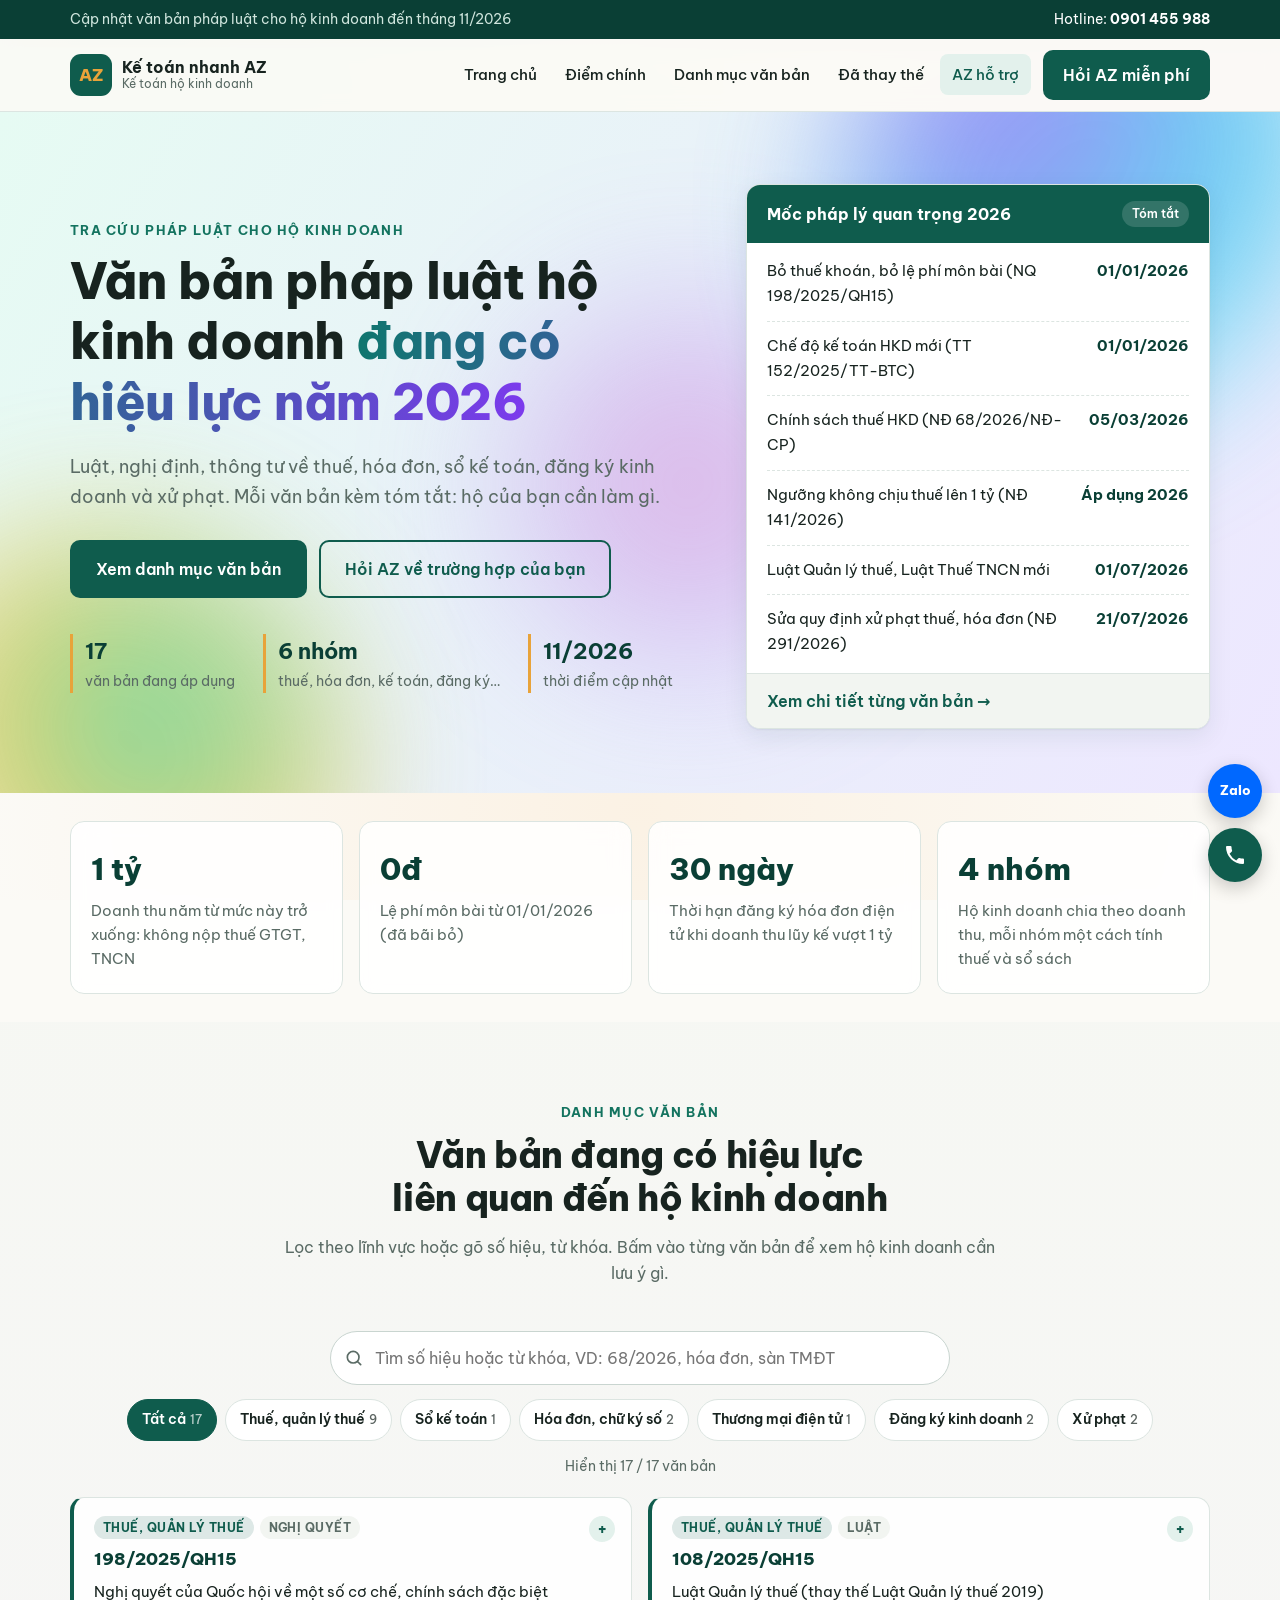
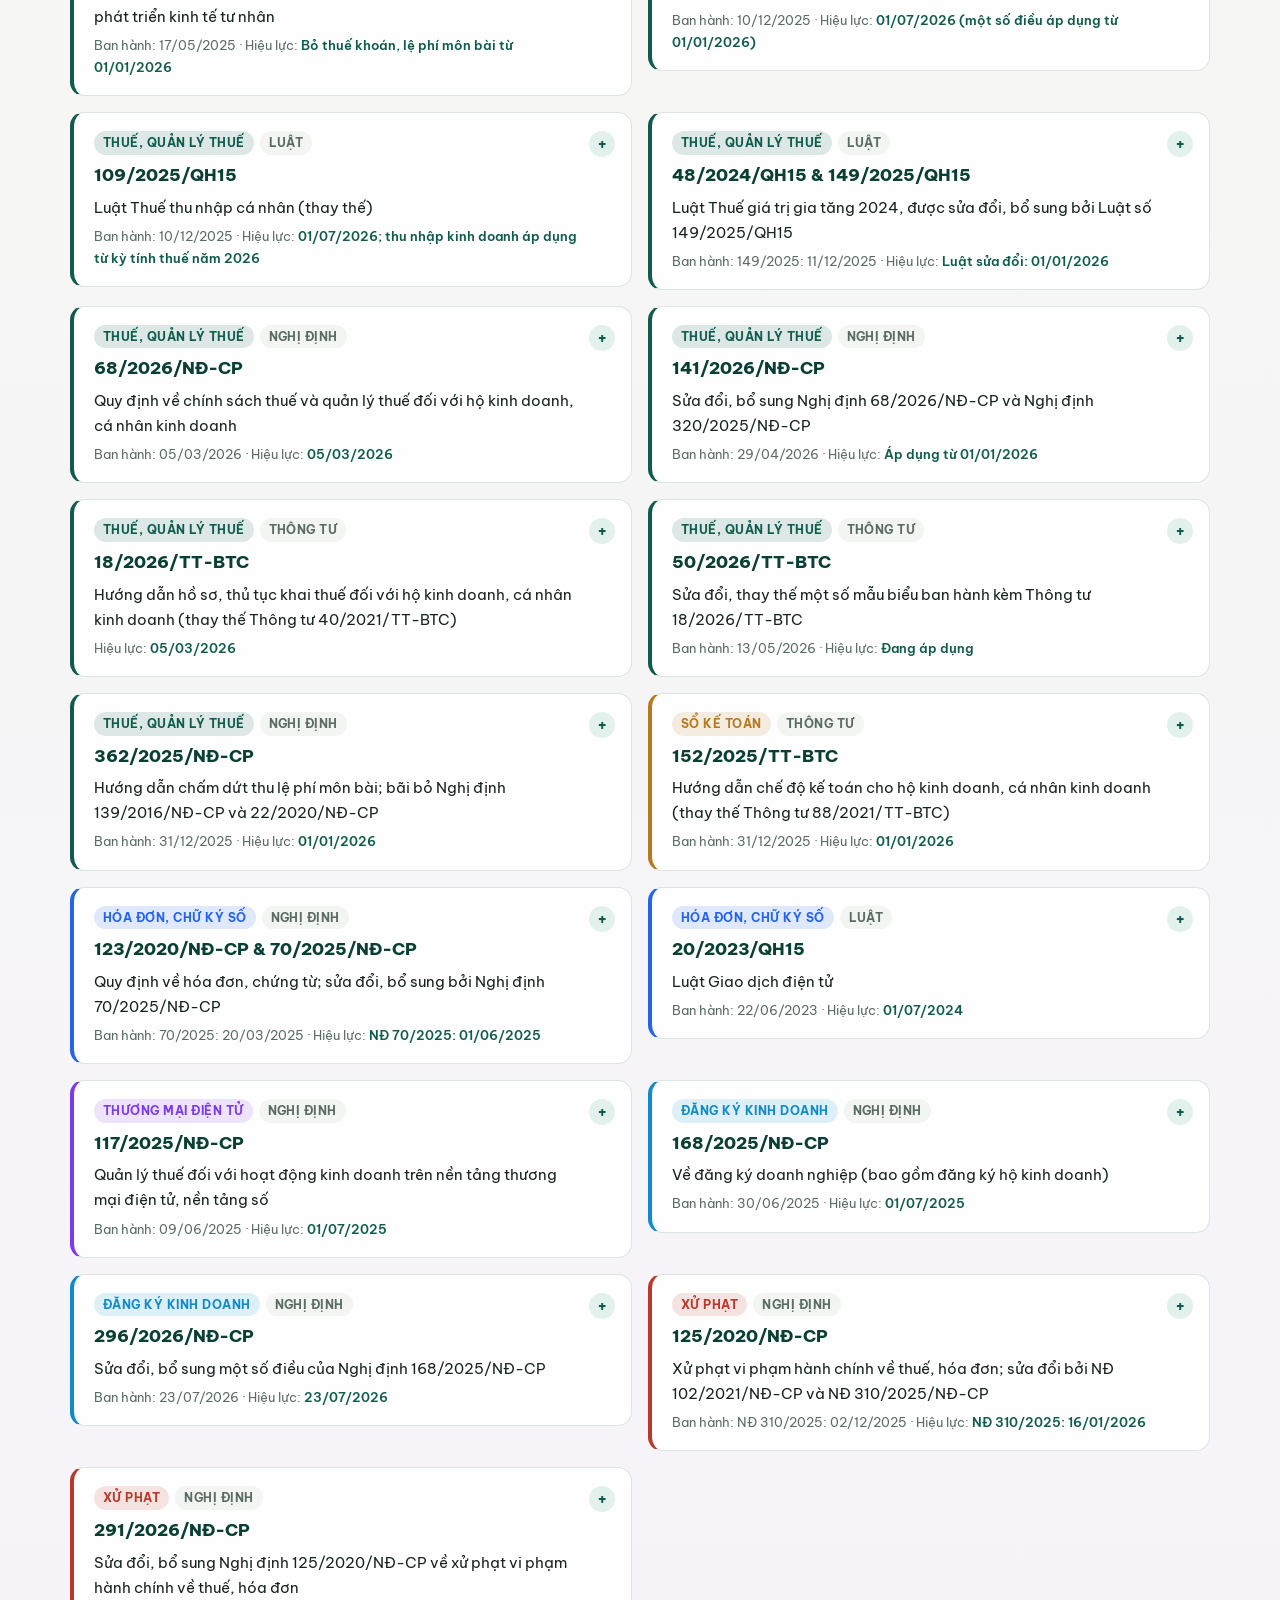
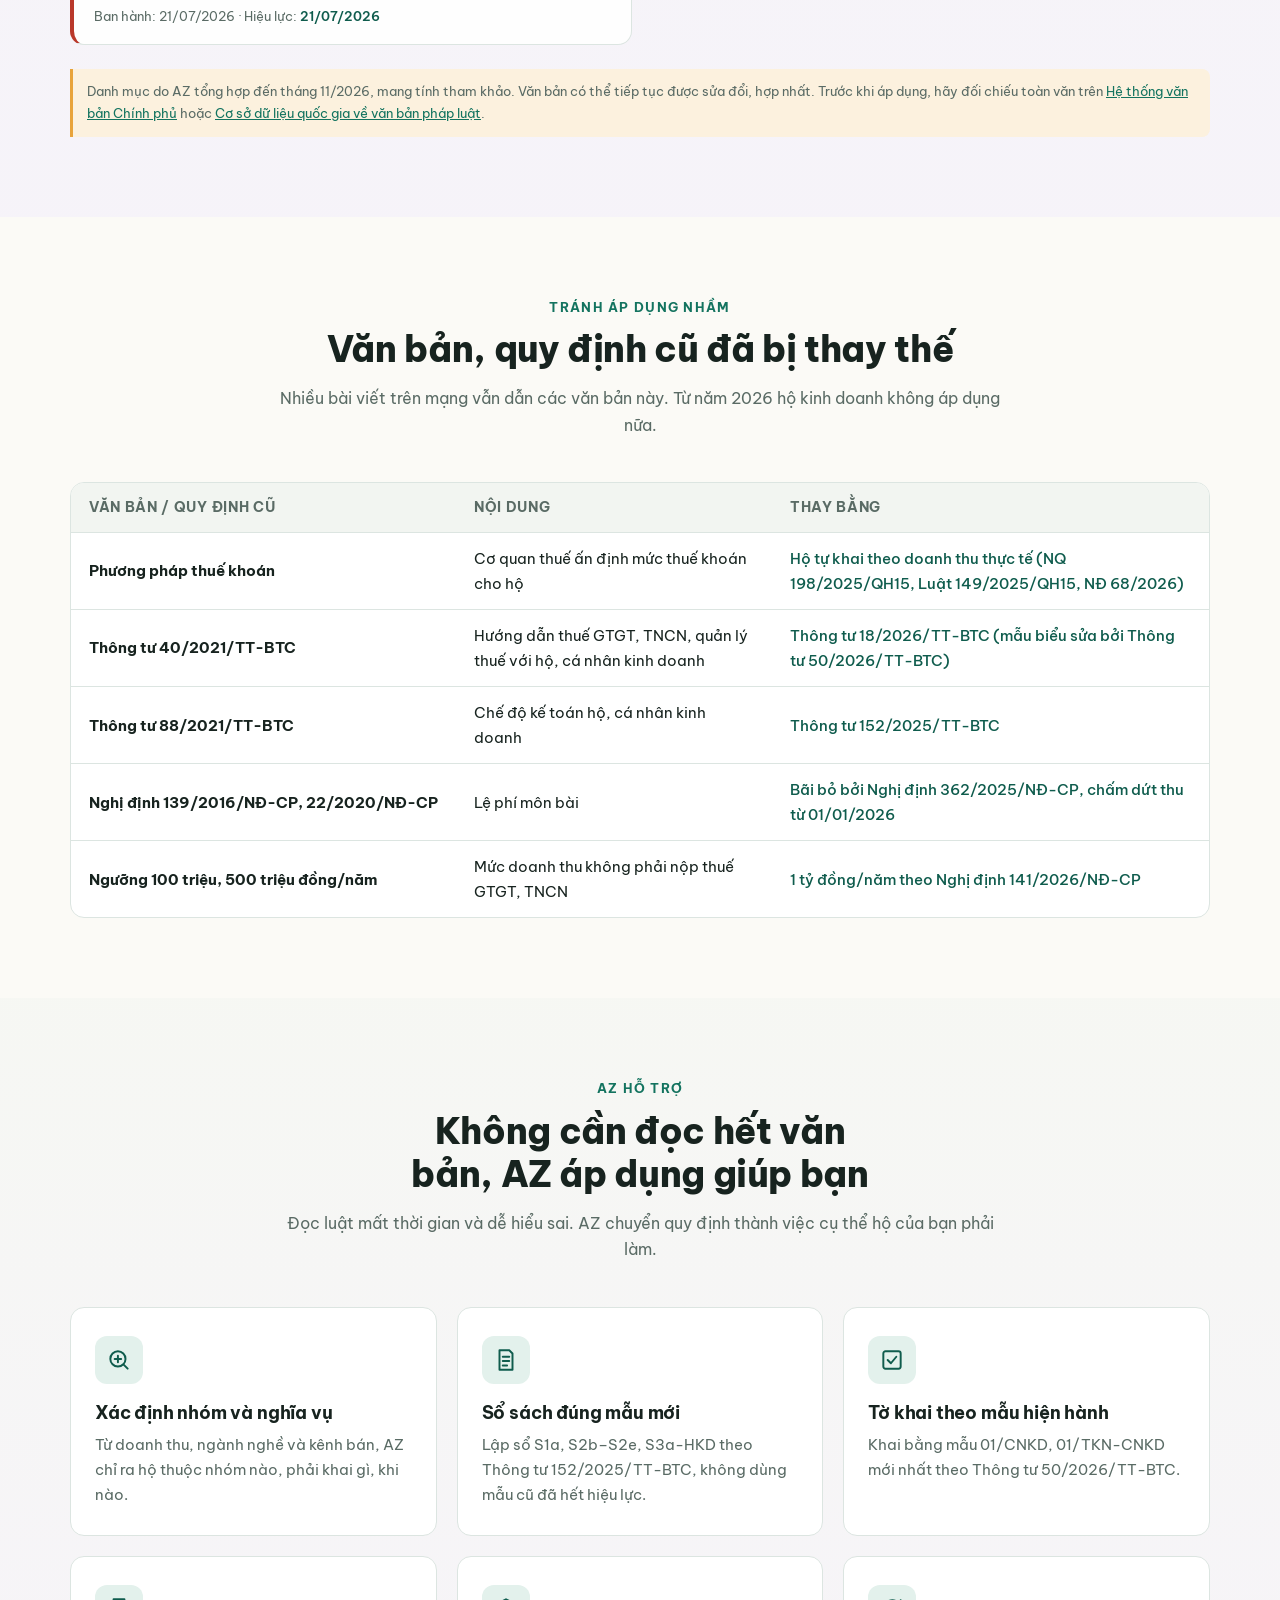
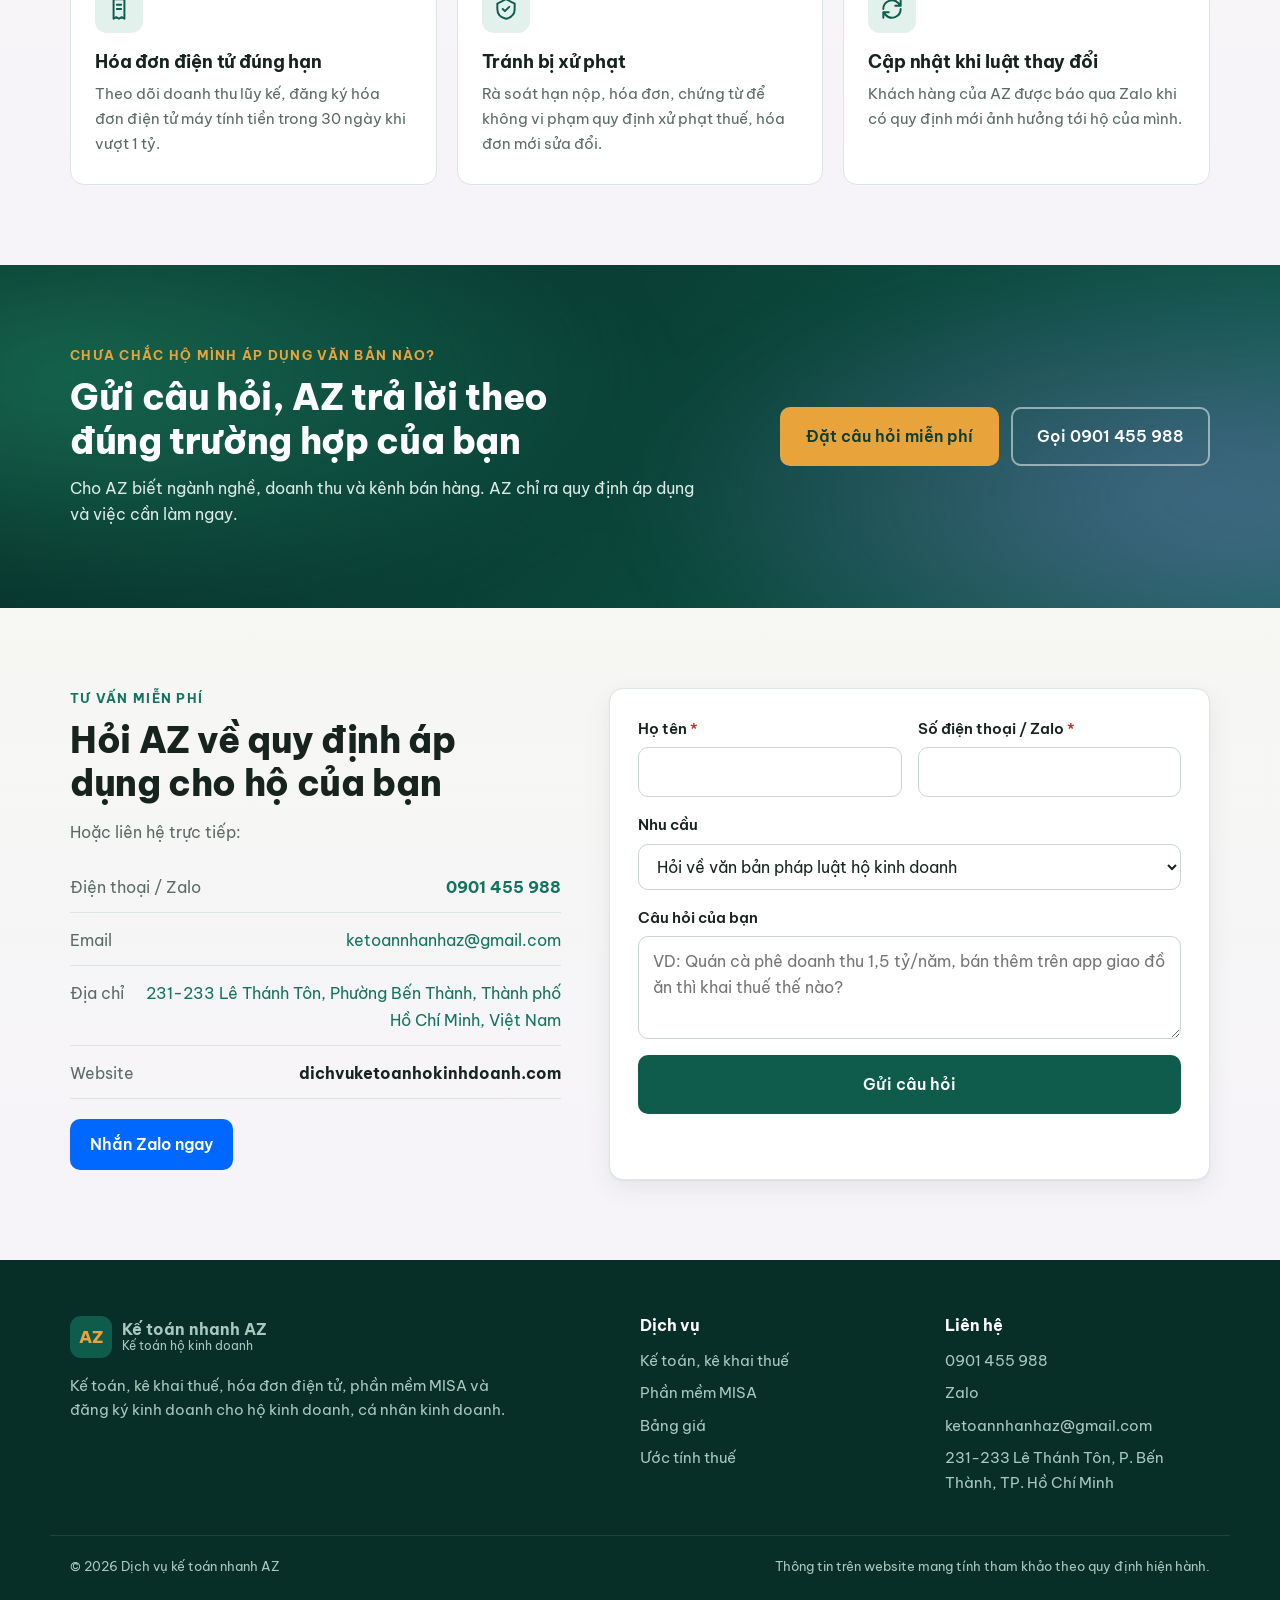
<file: docs/van-ban-phap-luat-ho-kinh-doanh.html>
<!DOCTYPE html>
<html lang="vi">
<head>
  <meta charset="utf-8">
  <meta name="viewport" content="width=device-width, initial-scale=1">
  <title>Văn bản pháp luật hộ kinh doanh 2026 | Kế toán nhanh AZ</title>
  <meta name="description" content="Tổng hợp luật, nghị định, thông tư về thuế, hóa đơn, kế toán, đăng ký hộ kinh doanh đang có hiệu lực năm 2026, kèm ý nghĩa thực tế cho chủ hộ.">
  <link rel="canonical" href="https://dichvuketoanhokinhdoanh.com/van-ban-phap-luat-ho-kinh-doanh.html">
  <meta property="og:type" content="article">
  <meta property="og:title" content="Văn bản pháp luật hộ kinh doanh 2026 | Kế toán nhanh AZ">
  <meta property="og:description" content="Tổng hợp luật, nghị định, thông tư về thuế, hóa đơn, kế toán, đăng ký hộ kinh doanh đang có hiệu lực năm 2026.">
  <meta property="og:url" content="https://dichvuketoanhokinhdoanh.com/van-ban-phap-luat-ho-kinh-doanh.html">
  <meta name="theme-color" content="#0F5C4D">
  <link rel="icon" href="img/favicon.svg" type="image/svg+xml">
  <link rel="preconnect" href="https://fonts.googleapis.com">
  <link rel="preconnect" href="https://fonts.gstatic.com" crossorigin>
  <link rel="stylesheet" href="https://fonts.googleapis.com/css2?family=Be+Vietnam+Pro:wght@400;500;600;700;800&display=swap">
  <link rel="stylesheet" href="css/style.css">
  <link rel="stylesheet" href="css/pages/van-ban-phap-luat-ho-kinh-doanh.css">
</head>
<body>

<a class="skip" href="#main">Bỏ qua điều hướng</a>

<div class="topbar">
  <div class="container topbar__in">
    <span>Cập nhật văn bản pháp luật cho hộ kinh doanh đến tháng 11/2026</span>
    <a href="tel:0901455988" class="topbar__phone">Hotline: <b>0901 455 988</b></a>
  </div>
</div>

<header class="header" id="top">
  <div class="container header__in">
    <a href="index.html" class="logo" aria-label="Kế toán nhanh AZ, về trang chủ">
      <span class="logo__mark">AZ</span>
      <span class="logo__text"><b>Kế toán nhanh AZ</b><small>Kế toán hộ kinh doanh</small></span>
    </a>
    <nav class="nav" id="nav" aria-label="Điều hướng chính">
      <a href="index.html">Trang chủ</a>
      <a href="#noi-bat">Điểm chính</a>
      <a href="#van-ban">Danh mục văn bản</a>
      <a href="#het-hieu-luc">Đã thay thế</a>
      <a href="#gia-tri">AZ hỗ trợ</a>
      <a href="#lien-he" class="btn btn--primary nav__cta">Hỏi AZ miễn phí</a>
    </nav>
    <button class="menu-btn" id="menuBtn" aria-label="Mở menu" aria-expanded="false" aria-controls="nav">
      <span></span><span></span><span></span>
    </button>
  </div>
</header>

<main id="main">

  <!-- 1. BANNER GIỚI THIỆU -->
  <section class="hero">
    <div class="container hero__grid">
      <div class="hero__copy">
        <p class="eyebrow">Tra cứu pháp luật cho hộ kinh doanh</p>
        <h1>Văn bản pháp luật hộ kinh doanh <span class="hl">đang có hiệu lực năm 2026</span></h1>
        <p class="lead">Luật, nghị định, thông tư về thuế, hóa đơn, sổ kế toán, đăng ký kinh doanh và xử phạt. Mỗi văn bản kèm tóm tắt: hộ của bạn cần làm gì.</p>
        <div class="hero__actions">
          <a href="#van-ban" class="btn btn--primary btn--lg">Xem danh mục văn bản</a>
          <a href="#lien-he" class="btn btn--ghost btn--lg" data-need="Hỏi về văn bản pháp luật hộ kinh doanh">Hỏi AZ về trường hợp của bạn</a>
        </div>
        <ul class="hero__facts">
          <li><b id="docTotal">17</b><span>văn bản đang áp dụng</span></li>
          <li><b>6 nhóm</b><span>thuế, hóa đơn, kế toán, đăng ký…</span></li>
          <li><b>11/2026</b><span>thời điểm cập nhật</span></li>
        </ul>
      </div>

      <aside class="hero__card" aria-label="Mốc pháp lý quan trọng năm 2026">
        <div class="ledger__head"><span>Mốc pháp lý quan trọng 2026</span><span class="pill">Tóm tắt</span></div>
        <ul class="ledger">
          <li><span>Bỏ thuế khoán, bỏ lệ phí môn bài (NQ 198/2025/QH15)</span><b>01/01/2026</b></li>
          <li><span>Chế độ kế toán HKD mới (TT 152/2025/TT-BTC)</span><b>01/01/2026</b></li>
          <li><span>Chính sách thuế HKD (NĐ 68/2026/NĐ-CP)</span><b>05/03/2026</b></li>
          <li><span>Ngưỡng không chịu thuế lên 1 tỷ (NĐ 141/2026)</span><b>Áp dụng 2026</b></li>
          <li><span>Luật Quản lý thuế, Luật Thuế TNCN mới</span><b>01/07/2026</b></li>
          <li><span>Sửa quy định xử phạt thuế, hóa đơn (NĐ 291/2026)</span><b>21/07/2026</b></li>
        </ul>
        <a href="#van-ban" class="hero__card-link">Xem chi tiết từng văn bản →</a>
      </aside>
    </div>
  </section>

  <!-- 2. THÔNG TIN NỔI BẬT -->
  <section class="section section--tight" id="noi-bat">
    <div class="container">
      <div class="pg-stats">
        <div class="pg-stat reveal">
          <b class="pg-stat__num" data-count="1" data-suffix=" tỷ">1 tỷ</b>
          <span>Doanh thu năm từ mức này trở xuống: không nộp thuế GTGT, TNCN</span>
        </div>
        <div class="pg-stat reveal">
          <b class="pg-stat__num">0đ</b>
          <span>Lệ phí môn bài từ 01/01/2026 (đã bãi bỏ)</span>
        </div>
        <div class="pg-stat reveal">
          <b class="pg-stat__num" data-count="30" data-suffix=" ngày">30 ngày</b>
          <span>Thời hạn đăng ký hóa đơn điện tử khi doanh thu lũy kế vượt 1 tỷ</span>
        </div>
        <div class="pg-stat reveal">
          <b class="pg-stat__num" data-count="4" data-suffix=" nhóm">4 nhóm</b>
          <span>Hộ kinh doanh chia theo doanh thu, mỗi nhóm một cách tính thuế và sổ sách</span>
        </div>
      </div>
    </div>
  </section>

  <!-- 3. DANH MỤC VĂN BẢN (nội dung chuyên sâu, có lọc + tìm kiếm) -->
  <section class="section section--alt" id="van-ban">
    <div class="container">
      <div class="section__head">
        <p class="eyebrow">Danh mục văn bản</p>
        <h2>Văn bản đang có hiệu lực liên quan đến hộ kinh doanh</h2>
        <p class="muted">Lọc theo lĩnh vực hoặc gõ số hiệu, từ khóa. Bấm vào từng văn bản để xem hộ kinh doanh cần lưu ý gì.</p>
      </div>

      <div class="pg-toolbar">
        <label class="pg-search">
          <span class="sr-only">Tìm văn bản</span>
          <svg viewBox="0 0 24 24" aria-hidden="true"><circle cx="11" cy="11" r="7"/><path d="M20 20l-3.5-3.5"/></svg>
          <input id="docSearch" type="search" placeholder="Tìm số hiệu hoặc từ khóa, VD: 68/2026, hóa đơn, sàn TMĐT" autocomplete="off">
        </label>
        <div class="pg-chips" id="docFilters" role="group" aria-label="Lọc theo lĩnh vực"></div>
      </div>

      <p class="pg-count" id="docCount" aria-live="polite"></p>
      <div class="pg-docs" id="docList"></div>

      <p class="pg-disclaimer">
        Danh mục do AZ tổng hợp đến tháng 11/2026, mang tính tham khảo. Văn bản có thể tiếp tục được sửa đổi, hợp nhất.
        Trước khi áp dụng, hãy đối chiếu toàn văn trên <a href="https://vanban.chinhphu.vn/" target="_blank" rel="noopener">Hệ thống văn bản Chính phủ</a>
        hoặc <a href="https://vbpl.vn/" target="_blank" rel="noopener">Cơ sở dữ liệu quốc gia về văn bản pháp luật</a>.
      </p>
    </div>
  </section>

  <!-- 3b. VĂN BẢN ĐÃ HẾT HIỆU LỰC / BỊ THAY THẾ -->
  <section class="section" id="het-hieu-luc">
    <div class="container">
      <div class="section__head">
        <p class="eyebrow">Tránh áp dụng nhầm</p>
        <h2>Văn bản, quy định cũ đã bị thay thế</h2>
        <p class="muted">Nhiều bài viết trên mạng vẫn dẫn các văn bản này. Từ năm 2026 hộ kinh doanh không áp dụng nữa.</p>
      </div>
      <div class="table-wrap">
        <table class="table pg-old">
          <thead><tr><th scope="col">Văn bản / quy định cũ</th><th scope="col">Nội dung</th><th scope="col">Thay bằng</th></tr></thead>
          <tbody>
            <tr><td><b>Phương pháp thuế khoán</b></td><td>Cơ quan thuế ấn định mức thuế khoán cho hộ</td><td>Hộ tự khai theo doanh thu thực tế (NQ 198/2025/QH15, Luật 149/2025/QH15, NĐ 68/2026)</td></tr>
            <tr><td><b>Thông tư 40/2021/TT-BTC</b></td><td>Hướng dẫn thuế GTGT, TNCN, quản lý thuế với hộ, cá nhân kinh doanh</td><td>Thông tư 18/2026/TT-BTC (mẫu biểu sửa bởi Thông tư 50/2026/TT-BTC)</td></tr>
            <tr><td><b>Thông tư 88/2021/TT-BTC</b></td><td>Chế độ kế toán hộ, cá nhân kinh doanh</td><td>Thông tư 152/2025/TT-BTC</td></tr>
            <tr><td><b>Nghị định 139/2016/NĐ-CP, 22/2020/NĐ-CP</b></td><td>Lệ phí môn bài</td><td>Bãi bỏ bởi Nghị định 362/2025/NĐ-CP, chấm dứt thu từ 01/01/2026</td></tr>
            <tr><td><b>Ngưỡng 100 triệu, 500 triệu đồng/năm</b></td><td>Mức doanh thu không phải nộp thuế GTGT, TNCN</td><td>1 tỷ đồng/năm theo Nghị định 141/2026/NĐ-CP</td></tr>
          </tbody>
        </table>
      </div>
    </div>
  </section>

  <!-- 4. TIỆN ÍCH / GIÁ TRỊ -->
  <section class="section section--alt" id="gia-tri">
    <div class="container">
      <div class="section__head">
        <p class="eyebrow">AZ hỗ trợ</p>
        <h2>Không cần đọc hết văn bản, AZ áp dụng giúp bạn</h2>
        <p class="muted">Đọc luật mất thời gian và dễ hiểu sai. AZ chuyển quy định thành việc cụ thể hộ của bạn phải làm.</p>
      </div>
      <div class="services">
        <article class="service">
          <div class="service__ic" aria-hidden="true"><svg viewBox="0 0 24 24"><circle cx="11" cy="11" r="7"/><path d="M20 20l-3.5-3.5M8 11h6M11 8v6"/></svg></div>
          <h3>Xác định nhóm và nghĩa vụ</h3>
          <p>Từ doanh thu, ngành nghề và kênh bán, AZ chỉ ra hộ thuộc nhóm nào, phải khai gì, khi nào.</p>
        </article>
        <article class="service">
          <div class="service__ic" aria-hidden="true"><svg viewBox="0 0 24 24"><path d="M6 3h9l3 3v15H6z"/><path d="M9 9h6M9 13h6M9 17h4"/></svg></div>
          <h3>Sổ sách đúng mẫu mới</h3>
          <p>Lập sổ S1a, S2b–S2e, S3a-HKD theo Thông tư 152/2025/TT-BTC, không dùng mẫu cũ đã hết hiệu lực.</p>
        </article>
        <article class="service">
          <div class="service__ic" aria-hidden="true"><svg viewBox="0 0 24 24"><rect x="4" y="4" width="16" height="16" rx="2"/><path d="M8 12l3 3 5-6"/></svg></div>
          <h3>Tờ khai theo mẫu hiện hành</h3>
          <p>Khai bằng mẫu 01/CNKD, 01/TKN-CNKD mới nhất theo Thông tư 50/2026/TT-BTC.</p>
        </article>
        <article class="service">
          <div class="service__ic" aria-hidden="true"><svg viewBox="0 0 24 24"><path d="M7 3h10v18l-2.5-1.5L12 21l-2.5-1.5L7 21z"/><path d="M10 8h4M10 12h4"/></svg></div>
          <h3>Hóa đơn điện tử đúng hạn</h3>
          <p>Theo dõi doanh thu lũy kế, đăng ký hóa đơn điện tử máy tính tiền trong 30 ngày khi vượt 1 tỷ.</p>
        </article>
        <article class="service">
          <div class="service__ic" aria-hidden="true"><svg viewBox="0 0 24 24"><path d="M12 3l8 4v5c0 5-3.5 8-8 9-4.5-1-8-4-8-9V7z"/><path d="M9 12l2 2 4-4"/></svg></div>
          <h3>Tránh bị xử phạt</h3>
          <p>Rà soát hạn nộp, hóa đơn, chứng từ để không vi phạm quy định xử phạt thuế, hóa đơn mới sửa đổi.</p>
        </article>
        <article class="service">
          <div class="service__ic" aria-hidden="true"><svg viewBox="0 0 24 24"><path d="M4 12a8 8 0 0114-5.3L20 9M20 4v5h-5"/><path d="M20 12a8 8 0 01-14 5.3L4 15M4 20v-5h5"/></svg></div>
          <h3>Cập nhật khi luật thay đổi</h3>
          <p>Khách hàng của AZ được báo qua Zalo khi có quy định mới ảnh hưởng tới hộ của mình.</p>
        </article>
      </div>
    </div>
  </section>

  <!-- 5a. DẢI KÊU GỌI HÀNH ĐỘNG -->
  <section class="section section--dark">
    <div class="container pg-cta">
      <div>
        <p class="eyebrow eyebrow--light">Chưa chắc hộ mình áp dụng văn bản nào?</p>
        <h2>Gửi câu hỏi, AZ trả lời theo đúng trường hợp của bạn</h2>
        <p>Cho AZ biết ngành nghề, doanh thu và kênh bán hàng. AZ chỉ ra quy định áp dụng và việc cần làm ngay.</p>
      </div>
      <div class="pg-cta__actions">
        <a href="#lien-he" class="btn btn--amber btn--lg" data-need="Hỏi về văn bản pháp luật hộ kinh doanh">Đặt câu hỏi miễn phí</a>
        <a href="tel:0901455988" class="btn btn--lg pg-cta__phone">Gọi 0901 455 988</a>
      </div>
    </div>
  </section>

  <!-- 5b. LIÊN HỆ -->
  <section class="section section--alt" id="lien-he">
    <div class="container contact">
      <div class="contact__info">
        <p class="eyebrow">Tư vấn miễn phí</p>
        <h2>Hỏi AZ về quy định áp dụng cho hộ của bạn</h2>
        <p class="muted">Hoặc liên hệ trực tiếp:</p>
        <ul class="contact__list">
          <li><span>Điện thoại / Zalo</span><a href="tel:0901455988"><b>0901 455 988</b></a></li>
          <li><span>Email</span><a href="mailto:ketoannhanhaz@gmail.com">ketoannhanhaz@gmail.com</a></li>
          <li><span>Địa chỉ</span><a href="https://www.google.com/maps/search/?api=1&amp;query=231-233+L%C3%AA+Th%C3%A1nh+T%C3%B4n%2C+Ph%C6%B0%E1%BB%9Dng+B%E1%BA%BFn+Th%C3%A0nh%2C+TP.+H%E1%BB%93+Ch%C3%AD+Minh" target="_blank" rel="noopener">231-233 Lê Thánh Tôn, Phường Bến Thành, Thành phố Hồ Chí Minh, Việt Nam</a></li>
          <li><span>Website</span><b>dichvuketoanhokinhdoanh.com</b></li>
        </ul>
        <a class="btn btn--zalo" href="https://zalo.me/0901455988" target="_blank" rel="noopener">Nhắn Zalo ngay</a>
      </div>

      <form class="card form" id="leadForm" novalidate>
        <div class="field-row">
          <label class="field"><span>Họ tên <em>*</em></span><input name="name" autocomplete="name" required></label>
          <label class="field"><span>Số điện thoại / Zalo <em>*</em></span><input name="phone" type="tel" inputmode="tel" autocomplete="tel" required></label>
        </div>
        <label class="field">
          <span>Nhu cầu</span>
          <select name="need">
            <option>Hỏi về văn bản pháp luật hộ kinh doanh</option>
            <option>Xác định nhóm thuế, cách tính thuế</option>
            <option>Kế toán, kê khai thuế trọn gói</option>
            <option>Hóa đơn điện tử máy tính tiền</option>
            <option>Khác</option>
          </select>
        </label>
        <label class="field"><span>Câu hỏi của bạn</span><textarea name="note" rows="3" placeholder="VD: Quán cà phê doanh thu 1,5 tỷ/năm, bán thêm trên app giao đồ ăn thì khai thuế thế nào?"></textarea></label>
        <button class="btn btn--primary btn--lg btn--block" type="submit">Gửi câu hỏi</button>
        <p class="form__msg" id="formMsg" role="status"></p>
      </form>
    </div>
  </section>

</main>

<footer class="footer">
  <div class="container footer__grid">
    <div>
      <a href="index.html" class="logo logo--light">
        <span class="logo__mark">AZ</span>
        <span class="logo__text"><b>Kế toán nhanh AZ</b><small>Kế toán hộ kinh doanh</small></span>
      </a>
      <p class="footer__desc">Kế toán, kê khai thuế, hóa đơn điện tử, phần mềm MISA và đăng ký kinh doanh cho hộ kinh doanh, cá nhân kinh doanh.</p>
    </div>
    <div>
      <h4>Dịch vụ</h4>
      <ul>
        <li><a href="index.html#dich-vu">Kế toán, kê khai thuế</a></li>
        <li><a href="index.html#phan-mem">Phần mềm MISA</a></li>
        <li><a href="index.html#bang-gia">Bảng giá</a></li>
        <li><a href="index.html#tinh-thue">Ước tính thuế</a></li>
      </ul>
    </div>
    <div>
      <h4>Liên hệ</h4>
      <ul>
        <li><a href="tel:0901455988">0901 455 988</a></li>
        <li><a href="https://zalo.me/0901455988" target="_blank" rel="noopener">Zalo</a></li>
        <li><a href="mailto:ketoannhanhaz@gmail.com">ketoannhanhaz@gmail.com</a></li>
        <li><a href="https://www.google.com/maps/search/?api=1&amp;query=231-233+L%C3%AA+Th%C3%A1nh+T%C3%B4n%2C+Ph%C6%B0%E1%BB%9Dng+B%E1%BA%BFn+Th%C3%A0nh%2C+TP.+H%E1%BB%93+Ch%C3%AD+Minh" target="_blank" rel="noopener">231-233 Lê Thánh Tôn, P. Bến Thành, TP. Hồ Chí Minh</a></li>
      </ul>
    </div>
  </div>
  <div class="container footer__bottom">
    <span>© <span id="year">2026</span> Dịch vụ kế toán nhanh AZ</span>
    <span>Thông tin trên website mang tính tham khảo theo quy định hiện hành.</span>
  </div>
</footer>

<div class="float" aria-label="Liên hệ nhanh">
  <a href="https://zalo.me/0901455988" target="_blank" rel="noopener" class="float__btn float__btn--zalo" aria-label="Nhắn Zalo">Zalo</a>
  <a href="tel:0901455988" class="float__btn float__btn--call" aria-label="Gọi 0901 455 988">
    <svg viewBox="0 0 24 24" aria-hidden="true"><path d="M6.6 10.8a15 15 0 006.6 6.6l2.2-2.2a1 1 0 011-.25 11.4 11.4 0 003.6.57 1 1 0 011 1V20a1 1 0 01-1 1A17 17 0 013 4a1 1 0 011-1h3.5a1 1 0 011 1c0 1.25.2 2.45.57 3.57a1 1 0 01-.25 1z"/></svg>
  </a>
</div>

<script>window.PAGE_NAME = "Văn bản pháp luật hộ kinh doanh";</script>
<script src="js/pages/van-ban-phap-luat-ho-kinh-doanh.js"></script>
</body>
</html>
</file>
<file: docs/css/style.css>
/* =========================================================
   Kế toán nhanh AZ – Dịch vụ kế toán hộ kinh doanh
   ========================================================= */
:root {
  --green-900: #0A3F35;
  --green-700: #0F5C4D;
  --green-600: #13735F;
  --green-100: #E3F1EC;
  --amber: #E8A33A;
  --amber-100: #FCF1DE;
  --ink: #17231F;
  --muted: #5A6B65;
  --line: #DCE5E1;
  --bg: #FBFAF6;
  --bg-alt: #F2F5F1;
  --white: #FFFFFF;
  --zalo: #0068FF;
  --danger: #B9382A;
  --radius: 14px;
  --shadow: 0 1px 2px rgba(10, 63, 53, .06), 0 8px 24px rgba(10, 63, 53, .08);
  --font: "Be Vietnam Pro", system-ui, -apple-system, "Segoe UI", Roboto, sans-serif;
}

*, *::before, *::after { box-sizing: border-box; }
html { scroll-behavior: smooth; scroll-padding-top: 84px; }
body {
  margin: 0;
  font-family: var(--font);
  font-size: 16px;
  line-height: 1.65;
  color: var(--ink);
  background: var(--bg);
  -webkit-font-smoothing: antialiased;
}
img, svg { max-width: 100%; display: block; }
a { color: var(--green-600); }
h1, h2, h3, h4 { line-height: 1.2; margin: 0; letter-spacing: -.01em; text-wrap: balance; }
h1 { font-size: clamp(2rem, 4.4vw, 3.15rem); font-weight: 800; }
h2 { font-size: clamp(1.6rem, 3vw, 2.25rem); font-weight: 800; }
h3 { font-size: 1.15rem; font-weight: 700; }
p { margin: 0; }
button, input, select, textarea { font: inherit; color: inherit; }
:focus-visible { outline: 3px solid var(--amber); outline-offset: 2px; }
.num { font-variant-numeric: tabular-nums; }
.muted { color: var(--muted); }

.container { width: 100%; max-width: 1180px; margin: 0 auto; padding: 0 20px; }
.skip { position: absolute; left: -999px; top: 8px; background: var(--white); padding: 8px 12px; z-index: 100; }
.skip:focus { left: 8px; }

.eyebrow {
  font-size: .8rem; font-weight: 700; letter-spacing: .1em; text-transform: uppercase;
  color: var(--green-600); margin-bottom: 10px;
}
.eyebrow--light { color: var(--amber); }

/* ---------- Buttons ---------- */
.btn {
  display: inline-flex; align-items: center; justify-content: center; gap: 8px;
  padding: 10px 18px; border-radius: 10px; border: 2px solid transparent;
  font-weight: 600; text-decoration: none; cursor: pointer;
  transition: background .2s, color .2s, border-color .2s, transform .15s;
}
.btn:active { transform: translateY(1px); }
.btn--lg { padding: 14px 24px; font-size: 1.02rem; }
.btn--block { width: 100%; }
.btn--primary { background: var(--green-700); color: var(--white); }
.btn--primary:hover { background: var(--green-900); }
.btn--ghost { background: transparent; color: var(--green-700); border-color: var(--green-700); }
.btn--ghost:hover { background: var(--green-100); }
.btn--zalo { background: var(--zalo); color: var(--white); margin-top: 20px; }
.btn--zalo:hover { background: #0052cc; }
.btn--amber { background: var(--amber); color: var(--green-900); }
.btn--amber:hover { background: #d48f22; }

/* ---------- Topbar / Header ---------- */
.topbar { background: var(--green-900); color: #CFE5DD; font-size: .86rem; }
.topbar__in { display: flex; justify-content: space-between; gap: 12px; padding-top: 8px; padding-bottom: 8px; }
.topbar__phone { color: var(--white); text-decoration: none; white-space: nowrap; }

.header {
  position: sticky; top: 0; z-index: 50;
  background: rgba(251, 250, 246, .92);
  backdrop-filter: saturate(1.4) blur(10px);
  border-bottom: 1px solid var(--line);
}
.header__in { display: flex; align-items: center; justify-content: space-between; height: 72px; }

.logo { display: flex; align-items: center; gap: 10px; text-decoration: none; color: var(--ink); }
.logo__mark {
  display: grid; place-items: center; width: 42px; height: 42px; border-radius: 11px;
  background: var(--green-700); color: var(--amber); font-weight: 800; font-size: 1.05rem;
}
.logo__text { display: flex; flex-direction: column; line-height: 1.15; }
.logo__text b { font-size: 1.02rem; }
.logo__text small { color: var(--muted); font-size: .78rem; }
.logo--light { color: var(--white); }
.logo--light .logo__text small { color: #A9C9BE; }

.nav { display: flex; align-items: center; gap: 4px; }
.nav a:not(.btn) {
  padding: 8px 12px; border-radius: 8px; text-decoration: none; color: var(--ink);
  font-weight: 500; font-size: .95rem;
}
.nav a:not(.btn):hover, .nav a.is-active { background: var(--green-100); color: var(--green-700); }
.nav__cta { margin-left: 8px; }

.menu-btn {
  display: none; width: 44px; height: 44px; border: 1px solid var(--line); border-radius: 10px;
  background: var(--white); cursor: pointer; padding: 0; flex-direction: column; justify-content: center; align-items: center; gap: 5px;
}
.menu-btn span { width: 20px; height: 2px; background: var(--ink); border-radius: 2px; transition: transform .2s, opacity .2s; }
.menu-btn[aria-expanded="true"] span:nth-child(1) { transform: translateY(7px) rotate(45deg); }
.menu-btn[aria-expanded="true"] span:nth-child(2) { opacity: 0; }
.menu-btn[aria-expanded="true"] span:nth-child(3) { transform: translateY(-7px) rotate(-45deg); }

/* ---------- Hero ---------- */
/* Nền gradient huyền ảo: lớp màu cực quang chuyển động + đốm sáng mờ */
body {
  background:
    radial-gradient(1200px 800px at 10% 10%, rgba(126, 231, 197, .18), transparent 60%),
    radial-gradient(1000px 700px at 90% 30%, rgba(167, 139, 250, .14), transparent 60%),
    radial-gradient(1100px 800px at 50% 90%, rgba(251, 191, 120, .14), transparent 60%),
    var(--bg);
  background-attachment: fixed;
}
.hero {
  position: relative; isolation: isolate; overflow: hidden;
  padding: 72px 0 64px;
  background: linear-gradient(120deg, #E6FBF3, #EDE7FF, #FFF1DC, #DDF3FF, #E6FBF3);
  background-size: 400% 400%;
  animation: aurora 18s ease-in-out infinite;
}
.hero::before, .hero::after {
  content: ""; position: absolute; z-index: -1; border-radius: 50%;
  filter: blur(70px); opacity: .7; pointer-events: none;
}
.hero::before {
  width: 520px; height: 520px; top: -160px; right: -80px;
  background: radial-gradient(circle at 30% 30%, #8B5CF6, #22D3EE 55%, transparent 70%);
  animation: float-a 16s ease-in-out infinite alternate;
}
.hero::after {
  width: 460px; height: 460px; bottom: -200px; left: -120px;
  background: radial-gradient(circle at 60% 40%, #34D399, #FBBF24 55%, transparent 70%);
  animation: float-b 20s ease-in-out infinite alternate;
}
.hero__grid { position: relative; }
.hero__grid::before {
  content: ""; position: absolute; z-index: -1; width: 380px; height: 380px; left: 38%; top: 20%;
  border-radius: 50%; filter: blur(80px); opacity: .45; pointer-events: none;
  background: radial-gradient(circle, #F472B6, #A78BFA 60%, transparent 72%);
  animation: float-c 22s ease-in-out infinite alternate;
}
.hero .hl {
  background: linear-gradient(90deg, #0F766E, #7C3AED, #0EA5E9, #0F766E);
  background-size: 300% 100%;
  -webkit-background-clip: text; background-clip: text; color: transparent;
  animation: aurora 10s linear infinite;
}
.hero__card { background: rgba(255, 255, 255, .78); backdrop-filter: blur(14px) saturate(1.3); }
@keyframes aurora {
  0%, 100% { background-position: 0% 50%; }
  50% { background-position: 100% 50%; }
}
@keyframes float-a { to { transform: translate(-120px, 90px) scale(1.15); } }
@keyframes float-b { to { transform: translate(140px, -80px) scale(1.1); } }
@keyframes float-c { to { transform: translate(-160px, 60px) scale(.85); } }
.hero__grid { display: grid; grid-template-columns: 1.15fr .85fr; gap: 48px; align-items: center; }
.hl { color: var(--green-700); }
.lead { font-size: 1.12rem; color: var(--muted); margin-top: 20px; max-width: 58ch; }
.hero__actions { display: flex; flex-wrap: wrap; gap: 12px; margin-top: 28px; }
.hero__facts { list-style: none; padding: 0; margin: 36px 0 0; display: flex; flex-wrap: wrap; gap: 28px; }
.hero__facts li { display: flex; flex-direction: column; border-left: 3px solid var(--amber); padding-left: 12px; }
.hero__facts b { font-size: 1.35rem; color: var(--green-900); }
.hero__facts span { font-size: .88rem; color: var(--muted); }

.hero__card {
  background: var(--white); border: 1px solid var(--line); border-radius: var(--radius);
  box-shadow: var(--shadow); overflow: hidden;
}
.ledger__head {
  display: flex; justify-content: space-between; align-items: center; gap: 8px;
  padding: 16px 20px; background: var(--green-700); color: var(--white); font-weight: 700;
}
.pill { font-size: .75rem; font-weight: 600; background: rgba(255,255,255,.15); padding: 3px 10px; border-radius: 99px; white-space: nowrap; }
.ledger { list-style: none; margin: 0; padding: 4px 20px; }
.ledger li {
  display: flex; justify-content: space-between; gap: 16px; align-items: baseline;
  padding: 12px 0; border-bottom: 1px dashed var(--line); font-size: .94rem;
}
.ledger li:last-child { border-bottom: 0; }
.ledger b { white-space: nowrap; color: var(--green-900); font-variant-numeric: tabular-nums; }
.ledger b.ok { color: var(--green-600); }
.hero__card-link {
  display: block; padding: 14px 20px; background: var(--bg-alt); font-weight: 600;
  text-decoration: none; color: var(--green-700); border-top: 1px solid var(--line);
}
.hero__card-link:hover { background: var(--green-100); }

/* ---------- Sections ---------- */
.section { padding: 80px 0; }
.section--tight { padding: 28px 0; }
.section--alt { background: linear-gradient(180deg, rgba(242, 245, 241, .55), rgba(237, 231, 255, .35)); }
.section--dark {
  position: relative; isolation: isolate; overflow: hidden; color: #DDEBE6;
  background: linear-gradient(125deg, #062A24, #0F5C4D, #2E1065, #0A3F35);
  background-size: 300% 300%;
  animation: aurora 20s ease-in-out infinite;
}
.section--dark::before {
  content: ""; position: absolute; inset: -40%; z-index: -1; pointer-events: none;
  background:
    radial-gradient(closest-side at 25% 40%, rgba(52, 211, 153, .35), transparent),
    radial-gradient(closest-side at 75% 60%, rgba(167, 139, 250, .35), transparent);
  filter: blur(40px);
  animation: float-a 18s ease-in-out infinite alternate;
}
.section--dark h2 { color: var(--white); }
.section__head { max-width: 720px; margin: 0 auto 44px; text-align: center; }
.section__head h2 + p { margin-top: 14px; }
.section__head--left { text-align: left; margin: 0; }

.card { background: var(--white); border: 1px solid var(--line); border-radius: var(--radius); box-shadow: var(--shadow); }

/* Pains */
.pains { display: grid; grid-template-columns: repeat(4, 1fr); gap: 16px; }
.pain { display: flex; gap: 12px; align-items: flex-start; padding: 16px; border-radius: 12px; background: var(--white); border: 1px solid var(--line); font-size: .94rem; }
.pain__ic {
  flex: none; display: grid; place-items: center; width: 32px; height: 32px; border-radius: 8px;
  background: var(--amber-100); color: #9A6418; font-weight: 800;
}

/* Groups */
.groups { display: grid; grid-template-columns: repeat(4, 1fr); gap: 18px; }
.group { position: relative; padding: 24px 22px; background: var(--white); border: 1px solid var(--line); border-radius: var(--radius); }
.group__no { font-size: .8rem; font-weight: 700; text-transform: uppercase; letter-spacing: .08em; color: var(--muted); }
.group__range { font-size: 1.4rem; font-weight: 800; color: var(--green-900); margin: 4px 0 14px; font-variant-numeric: tabular-nums; }
.group ul { margin: 0; padding: 0; list-style: none; display: grid; gap: 8px; font-size: .93rem; }
.group li { padding-left: 22px; position: relative; }
.group li::before { content: ""; position: absolute; left: 2px; top: .55em; width: 10px; height: 6px; border-left: 2px solid var(--green-600); border-bottom: 2px solid var(--green-600); transform: rotate(-45deg); }
.group::after { content: ""; position: absolute; left: 0; top: 0; bottom: 0; width: 4px; border-radius: var(--radius) 0 0 var(--radius); background: var(--c, var(--green-600)); }

/* Services */
.services { display: grid; grid-template-columns: repeat(3, 1fr); gap: 20px; }
.service { padding: 28px 24px; background: var(--white); border: 1px solid var(--line); border-radius: var(--radius); transition: transform .2s, box-shadow .2s; }
.service:hover { transform: translateY(-3px); box-shadow: var(--shadow); }
.service__ic { width: 48px; height: 48px; border-radius: 12px; background: var(--green-100); display: grid; place-items: center; margin-bottom: 18px; }
.service__ic svg { width: 26px; height: 26px; fill: none; stroke: var(--green-700); stroke-width: 1.8; stroke-linecap: round; stroke-linejoin: round; }
.service p { color: var(--muted); margin-top: 8px; font-size: .95rem; }

/* Software (MISA) */
.soft-grid { display: grid; grid-template-columns: repeat(4, 1fr); gap: 20px; }
.soft {
  display: flex; flex-direction: column; gap: 16px; padding: 26px 22px;
  background: rgba(255, 255, 255, .85); backdrop-filter: blur(10px);
  border: 1px solid var(--line); border-radius: var(--radius);
  transition: transform .2s, box-shadow .2s, border-color .2s;
}
.soft:hover { transform: translateY(-4px); box-shadow: var(--shadow); border-color: #B9D8CC; }
.soft__top { display: flex; gap: 12px; align-items: center; }
.soft__top h3 { font-size: 1.08rem; }
.soft__sub { color: var(--muted); font-size: .86rem; }
.soft__logo { flex: none; width: 50px; height: 50px; border-radius: 14px; display: grid; place-items: center; color: var(--white); }
.soft__logo svg { width: 26px; height: 26px; fill: none; stroke: currentColor; stroke-width: 1.9; stroke-linecap: round; stroke-linejoin: round; }
.soft__logo--shop { background: linear-gradient(135deg, #10B981, #0F766E); }
.soft__logo--inv  { background: linear-gradient(135deg, #38BDF8, #2563EB); }
.soft__logo--sign { background: linear-gradient(135deg, #A78BFA, #7C3AED); }
.soft__logo--acc  { background: linear-gradient(135deg, #FBBF24, #EA580C); }
.soft ul { list-style: none; margin: 0; padding: 0; display: grid; gap: 9px; font-size: .92rem; flex: 1; }
.soft li { padding-left: 22px; position: relative; }
.soft li::before { content: ""; position: absolute; left: 2px; top: .55em; width: 10px; height: 6px; border-left: 2px solid var(--green-600); border-bottom: 2px solid var(--green-600); transform: rotate(-45deg); }
.soft__fit { font-size: .86rem; color: var(--muted); padding: 10px 12px; background: var(--bg-alt); border-radius: 8px; }
.soft__fit b { color: var(--ink); }
.soft .btn { width: 100%; }

.combo { margin-top: 48px; }
.combo__head { display: grid; gap: 6px; margin-bottom: 16px; }
.combo__head h3 { font-size: 1.3rem; }
.disclaimer { margin-top: 14px; font-size: .8rem; color: var(--muted); }

/* Calculator */
.calc { display: grid; grid-template-columns: .8fr 1.2fr; gap: 48px; align-items: start; }
.calc__intro h2 + p { margin-top: 14px; }
.note { margin-top: 18px; font-size: .85rem; color: var(--muted); padding: 12px 14px; border-left: 3px solid var(--amber); background: var(--amber-100); border-radius: 0 8px 8px 0; }
.calc__form { padding: 28px; display: grid; gap: 16px; }

.field { display: grid; gap: 6px; }
.field > span { font-weight: 600; font-size: .92rem; }
.field em { color: var(--danger); font-style: normal; }
.field small { color: var(--muted); font-size: .82rem; }
.field input, .field select, .field textarea {
  width: 100%; padding: 11px 14px; border: 1px solid #C9D5D0; border-radius: 10px; background: var(--white);
  transition: border-color .15s, box-shadow .15s;
}
.field input:focus, .field select:focus, .field textarea:focus { outline: none; border-color: var(--green-600); box-shadow: 0 0 0 3px var(--green-100); }
.field input[aria-invalid="true"] { border-color: var(--danger); }
.field textarea { resize: vertical; }
.field-row { display: grid; grid-template-columns: 1fr 1fr; gap: 16px; }
.field-row:has(.field--sm) { grid-template-columns: 1fr 140px; }

.result { border-top: 1px solid var(--line); padding-top: 18px; display: grid; gap: 14px; }
.result__group { display: flex; align-items: center; gap: 10px; flex-wrap: wrap; }
.badge { display: inline-block; padding: 4px 12px; border-radius: 99px; font-weight: 700; font-size: .85rem; background: var(--green-100); color: var(--green-700); }
.result__rows { display: grid; gap: 0; border: 1px solid var(--line); border-radius: 10px; overflow: hidden; }
.result__row { display: flex; justify-content: space-between; gap: 12px; padding: 10px 14px; font-size: .95rem; border-bottom: 1px solid var(--line); }
.result__row:last-child { border-bottom: 0; }
.result__row b { font-variant-numeric: tabular-nums; white-space: nowrap; }
.result__row--total { background: var(--green-700); color: var(--white); font-weight: 700; }
.result__row--total b { font-size: 1.1rem; }
.result__hint { font-size: .88rem; color: var(--muted); }
.result__hint strong { color: var(--green-700); }

/* Plans */
.plans { display: grid; grid-template-columns: repeat(4, 1fr); gap: 18px; align-items: stretch; }
.plan { position: relative; display: flex; flex-direction: column; padding: 28px 22px; background: var(--white); border: 1px solid var(--line); border-radius: var(--radius); }
.plan--featured { border: 2px solid var(--green-700); box-shadow: var(--shadow); }
.plan__tag { position: absolute; top: -12px; left: 22px; background: var(--amber); color: var(--green-900); font-size: .75rem; font-weight: 700; padding: 3px 10px; border-radius: 99px; }
.plan__for { font-size: .85rem; color: var(--muted); }
.plan__price { margin: 14px 0 18px; font-variant-numeric: tabular-nums; }
.plan__price b { font-size: 1.6rem; font-weight: 800; color: var(--green-900); }
.plan__price span { color: var(--muted); font-size: .9rem; }
.plan ul { list-style: none; margin: 0 0 22px; padding: 0; display: grid; gap: 9px; font-size: .93rem; flex: 1; }
.plan li { padding-left: 22px; position: relative; }
.plan li::before { content: ""; position: absolute; left: 2px; top: .55em; width: 10px; height: 6px; border-left: 2px solid var(--green-600); border-bottom: 2px solid var(--green-600); transform: rotate(-45deg); }
.plan .btn { width: 100%; }

.extras { margin-top: 56px; }
.extras h3 { margin-bottom: 16px; font-size: 1.3rem; }
.table-wrap { overflow-x: auto; border-radius: var(--radius); border: 1px solid var(--line); background: var(--white); }
.table { width: 100%; border-collapse: collapse; font-size: .95rem; }
.table th, .table td { padding: 13px 18px; text-align: left; border-bottom: 1px solid var(--line); }
.table th { background: var(--bg-alt); font-weight: 700; font-size: .85rem; text-transform: uppercase; letter-spacing: .05em; color: var(--muted); }
.table tr:last-child td { border-bottom: 0; }
.table .r { text-align: right; white-space: nowrap; font-weight: 600; }

/* Steps */
.steps { list-style: none; padding: 0; margin: 0; display: grid; grid-template-columns: repeat(4, 1fr); gap: 20px; counter-reset: step; }
.steps li { position: relative; padding: 64px 22px 24px; background: var(--white); border: 1px solid var(--line); border-radius: var(--radius); counter-increment: step; }
.steps li::before {
  content: counter(step); position: absolute; top: 20px; left: 22px;
  width: 34px; height: 34px; border-radius: 50%; display: grid; place-items: center;
  background: var(--green-700); color: var(--white); font-weight: 800;
}
.steps b { font-size: 1.08rem; }
.steps p { color: var(--muted); font-size: .94rem; margin-top: 6px; }

/* Commit */
.commit { display: grid; grid-template-columns: 1fr 1fr; gap: 48px; align-items: center; }
.commit h2 + p { margin-top: 14px; }
.commit__list { list-style: none; margin: 0; padding: 0; display: grid; gap: 12px; }
.commit__list li { padding: 14px 18px 14px 46px; position: relative; background: rgba(255,255,255,.06); border: 1px solid rgba(255,255,255,.1); border-radius: 12px; }
.commit__list li::before { content: ""; position: absolute; left: 18px; top: 20px; width: 12px; height: 7px; border-left: 2px solid var(--amber); border-bottom: 2px solid var(--amber); transform: rotate(-45deg); }

/* FAQ */
.faq-wrap { display: grid; grid-template-columns: .7fr 1.3fr; gap: 48px; align-items: start; }
.faq-wrap .section__head h2 + p { margin-top: 14px; }
.faq { display: grid; gap: 12px; }
.faq details { background: var(--white); border: 1px solid var(--line); border-radius: 12px; }
.faq summary {
  cursor: pointer; list-style: none; padding: 18px 52px 18px 20px; font-weight: 600; position: relative;
}
.faq summary::-webkit-details-marker { display: none; }
.faq summary::after {
  content: "+"; position: absolute; right: 18px; top: 50%; transform: translateY(-50%);
  width: 26px; height: 26px; border-radius: 50%; display: grid; place-items: center;
  background: var(--green-100); color: var(--green-700); font-weight: 700; transition: transform .2s;
}
.faq details[open] summary::after { content: "−"; }
.faq details p { padding: 0 20px 18px; color: var(--muted); }

/* Contact */
.contact { display: grid; grid-template-columns: .9fr 1.1fr; gap: 48px; align-items: start; }
.contact__info h2 + p { margin-top: 14px; }
.contact__list { list-style: none; padding: 0; margin: 16px 0 0; display: grid; gap: 2px; }
.contact__list li { display: flex; justify-content: space-between; gap: 16px; padding: 12px 0; border-bottom: 1px solid var(--line); }
.contact__list span { color: var(--muted); flex: none; }
.contact__list li > :last-child { text-align: right; }
.contact__list a { text-decoration: none; }
.form { padding: 28px; display: grid; gap: 16px; }
.form__msg { font-size: .92rem; min-height: 1.4em; }
.form__msg.is-ok { color: var(--green-700); font-weight: 600; }
.form__msg.is-err { color: var(--danger); }

/* Footer */
.footer { background: #072E27; color: #A9C9BE; padding: 56px 0 0; font-size: .93rem; }
.footer__grid { display: grid; grid-template-columns: 2fr 1fr 1fr; gap: 40px; }
.footer__desc { margin-top: 16px; max-width: 46ch; }
.footer h4 { color: var(--white); font-size: 1rem; margin-bottom: 14px; }
.footer ul { list-style: none; margin: 0; padding: 0; display: grid; gap: 8px; }
.footer a { color: #A9C9BE; text-decoration: none; }
.footer a:hover { color: var(--white); }
.footer__bottom { display: flex; justify-content: space-between; gap: 16px; flex-wrap: wrap; border-top: 1px solid rgba(255,255,255,.1); margin-top: 40px; padding-top: 20px; padding-bottom: 24px; font-size: .84rem; }

/* Floating buttons */
.float { position: fixed; right: 18px; bottom: 18px; z-index: 60; display: grid; gap: 10px; }
.float__btn {
  width: 54px; height: 54px; border-radius: 50%; display: grid; place-items: center;
  color: var(--white); text-decoration: none; font-weight: 800; font-size: .82rem;
  box-shadow: 0 6px 18px rgba(0,0,0,.2); transition: transform .2s;
}
.float__btn:hover { transform: scale(1.06); }
.float__btn--zalo { background: var(--zalo); }
.float__btn--call { background: var(--green-700); animation: ring 2.4s infinite; }
.float__btn--call svg { width: 24px; height: 24px; fill: var(--white); }
@keyframes ring { 0%, 100% { box-shadow: 0 0 0 0 rgba(19,115,95,.45); } 50% { box-shadow: 0 0 0 12px rgba(19,115,95,0); } }

/* Reveal on scroll */
.reveal { opacity: 0; transform: translateY(16px); transition: opacity .6s ease, transform .6s ease; }
.reveal.is-in { opacity: 1; transform: none; }

@media (prefers-reduced-motion: reduce) {
  html { scroll-behavior: auto; }
  .reveal { opacity: 1; transform: none; transition: none; }
  .float__btn--call, .hero, .hero::before, .hero::after, .hero__grid::before,
  .hero .hl, .section--dark, .section--dark::before { animation: none; }
}

/* ---------- Responsive ---------- */
@media (max-width: 1080px) {
  .groups, .plans, .soft-grid { grid-template-columns: repeat(2, 1fr); }
  .pains, .steps { grid-template-columns: repeat(2, 1fr); }
}

@media (max-width: 960px) {
  .menu-btn { display: flex; }
  .nav {
    position: absolute; top: 72px; left: 0; right: 0; flex-direction: column; align-items: stretch; gap: 2px;
    padding: 12px 20px 20px; background: var(--bg); border-bottom: 1px solid var(--line); box-shadow: var(--shadow);
    display: none;
  }
  .nav.is-open { display: flex; }
  .nav a:not(.btn) { padding: 12px; }
  .nav__cta { margin: 8px 0 0; }
  .hero__grid, .calc, .commit, .faq-wrap, .contact { grid-template-columns: 1fr; gap: 36px; }
  .services { grid-template-columns: repeat(2, 1fr); }
}

@media (max-width: 640px) {
  .container { padding: 0 16px; }
  .topbar__in span:first-child { display: none; }
  .topbar__in { justify-content: center; }
  .hero { padding: 40px 0; }
  .section { padding: 56px 0; }
  .groups, .plans, .soft-grid, .pains, .steps, .services, .field-row, .field-row:has(.field--sm) { grid-template-columns: 1fr; }
  .hero__facts { gap: 18px; }
  .hero__actions .btn { width: 100%; }
  .calc__form, .form { padding: 20px; }
  .footer__grid { grid-template-columns: 1fr; gap: 28px; }
  .contact__list li { flex-direction: column; gap: 0; }
  .contact__list li > :last-child { text-align: left; }
  .table th, .table td { padding: 12px 14px; }
}
</file>
<file: docs/css/pages/van-ban-phap-luat-ho-kinh-doanh.css>
/* =========================================================
   Trang: Văn bản pháp luật hộ kinh doanh
   Chỉ chứa CSS riêng của trang. Phần dùng chung nằm ở css/style.css.
   ========================================================= */

.sr-only { position: absolute; width: 1px; height: 1px; padding: 0; margin: -1px; overflow: hidden; clip: rect(0 0 0 0); white-space: nowrap; border: 0; }

/* Thông tin nổi bật */
.pg-stats { display: grid; grid-template-columns: repeat(4, 1fr); gap: 16px; }
.pg-stat {
  display: flex; flex-direction: column; gap: 4px; padding: 22px 20px;
  background: rgba(255, 255, 255, .85); backdrop-filter: blur(10px);
  border: 1px solid var(--line); border-radius: var(--radius);
}
.pg-stat__num { font-size: 1.9rem; font-weight: 800; color: var(--green-900); font-variant-numeric: tabular-nums; }
.pg-stat span { color: var(--muted); font-size: .92rem; }

/* Thanh lọc + tìm kiếm */
.pg-toolbar { display: grid; gap: 14px; margin-bottom: 14px; }
.pg-search { position: relative; display: block; max-width: 620px; margin: 0 auto; width: 100%; }
.pg-search svg { position: absolute; left: 14px; top: 50%; transform: translateY(-50%); width: 20px; height: 20px; fill: none; stroke: var(--muted); stroke-width: 2; stroke-linecap: round; }
.pg-search input {
  width: 100%; padding: 13px 16px 13px 44px; border: 1px solid #C9D5D0; border-radius: 99px; background: var(--white);
  transition: border-color .15s, box-shadow .15s;
}
.pg-search input:focus { outline: none; border-color: var(--green-600); box-shadow: 0 0 0 3px var(--green-100); }
.pg-chips { display: flex; flex-wrap: wrap; gap: 8px; justify-content: center; }
.pg-chip {
  padding: 8px 14px; border-radius: 99px; border: 1px solid var(--line); background: var(--white);
  font-weight: 600; font-size: .9rem; cursor: pointer; transition: background .2s, color .2s, border-color .2s;
}
.pg-chip:hover { border-color: var(--green-600); }
.pg-chip[aria-pressed="true"] { background: var(--green-700); border-color: var(--green-700); color: var(--white); }
.pg-chip small { opacity: .7; font-weight: 500; margin-left: 4px; }
.pg-count { text-align: center; color: var(--muted); font-size: .9rem; margin-bottom: 18px; }

/* Danh sách văn bản */
.pg-docs { display: grid; grid-template-columns: repeat(2, 1fr); gap: 16px; align-items: start; }
.pg-doc {
  background: rgba(255, 255, 255, .92); border: 1px solid var(--line); border-radius: var(--radius);
  border-left: 4px solid var(--c, var(--green-600)); overflow: hidden; transition: box-shadow .2s, transform .2s;
}
.pg-doc:hover { box-shadow: var(--shadow); }
.pg-doc summary { list-style: none; cursor: pointer; padding: 18px 52px 16px 20px; position: relative; display: grid; gap: 6px; }
.pg-doc summary::-webkit-details-marker { display: none; }
.pg-doc summary::after {
  content: "+"; position: absolute; right: 16px; top: 18px; width: 26px; height: 26px; border-radius: 50%;
  display: grid; place-items: center; background: var(--green-100); color: var(--green-700); font-weight: 700;
}
.pg-doc[open] summary::after { content: "−"; }
.pg-doc__meta { display: flex; flex-wrap: wrap; gap: 6px; align-items: center; }
.pg-tag { font-size: .74rem; font-weight: 700; padding: 2px 9px; border-radius: 99px; background: var(--bg-alt); color: var(--muted); text-transform: uppercase; letter-spacing: .04em; }
.pg-tag--cat { background: color-mix(in srgb, var(--c, var(--green-600)) 14%, white); color: var(--c, var(--green-700)); }
.pg-doc__no { font-weight: 800; font-size: 1.05rem; color: var(--green-900); }
.pg-doc__name { font-size: .95rem; color: var(--ink); }
.pg-doc__dates { font-size: .84rem; color: var(--muted); font-variant-numeric: tabular-nums; }
.pg-doc__dates b { color: var(--green-700); font-weight: 600; }
.pg-doc__body { padding: 0 20px 18px; border-top: 1px dashed var(--line); margin-top: 2px; }
.pg-doc__body h4 { font-size: .85rem; text-transform: uppercase; letter-spacing: .06em; color: var(--green-700); margin: 14px 0 8px; }
.pg-doc__body ul { margin: 0; padding-left: 20px; display: grid; gap: 6px; font-size: .93rem; }
.pg-doc__body .pg-note { margin-top: 12px; font-size: .84rem; color: var(--muted); }
.pg-empty { grid-column: 1 / -1; text-align: center; padding: 32px; color: var(--muted); background: var(--white); border-radius: var(--radius); border: 1px dashed var(--line); }
mark { background: var(--amber-100); color: inherit; padding: 0 2px; border-radius: 3px; }

.pg-disclaimer { margin-top: 24px; font-size: .84rem; color: var(--muted); padding: 12px 14px; border-left: 3px solid var(--amber); background: var(--amber-100); border-radius: 0 8px 8px 0; }

/* Bảng văn bản cũ */
.pg-old td:first-child { white-space: nowrap; }
.pg-old td:last-child { color: var(--green-700); font-weight: 500; }

/* Dải CTA */
.pg-cta { display: grid; grid-template-columns: 1.4fr 1fr; gap: 32px; align-items: center; }
.pg-cta h2 + p { margin-top: 12px; }
.pg-cta__actions { display: flex; flex-wrap: wrap; gap: 12px; justify-content: flex-end; }
.pg-cta__phone { border-color: rgba(255,255,255,.5); color: var(--white); }
.pg-cta__phone:hover { background: rgba(255,255,255,.1); }

/* Responsive */
@media (max-width: 1080px) {
  .pg-stats { grid-template-columns: repeat(2, 1fr); }
}
@media (max-width: 960px) {
  .pg-docs { grid-template-columns: 1fr; }
  .pg-cta { grid-template-columns: 1fr; }
  .pg-cta__actions { justify-content: flex-start; }
}
@media (max-width: 640px) {
  .pg-stats { grid-template-columns: 1fr 1fr; gap: 12px; }
  .pg-stat { padding: 16px; }
  .pg-stat__num { font-size: 1.5rem; }
  .pg-chips { justify-content: flex-start; flex-wrap: nowrap; overflow-x: auto; padding-bottom: 6px; -webkit-overflow-scrolling: touch; }
  .pg-chip { flex: none; }
  .pg-old td:first-child { white-space: normal; }
  .pg-cta__actions .btn { width: 100%; }
}
</file>
